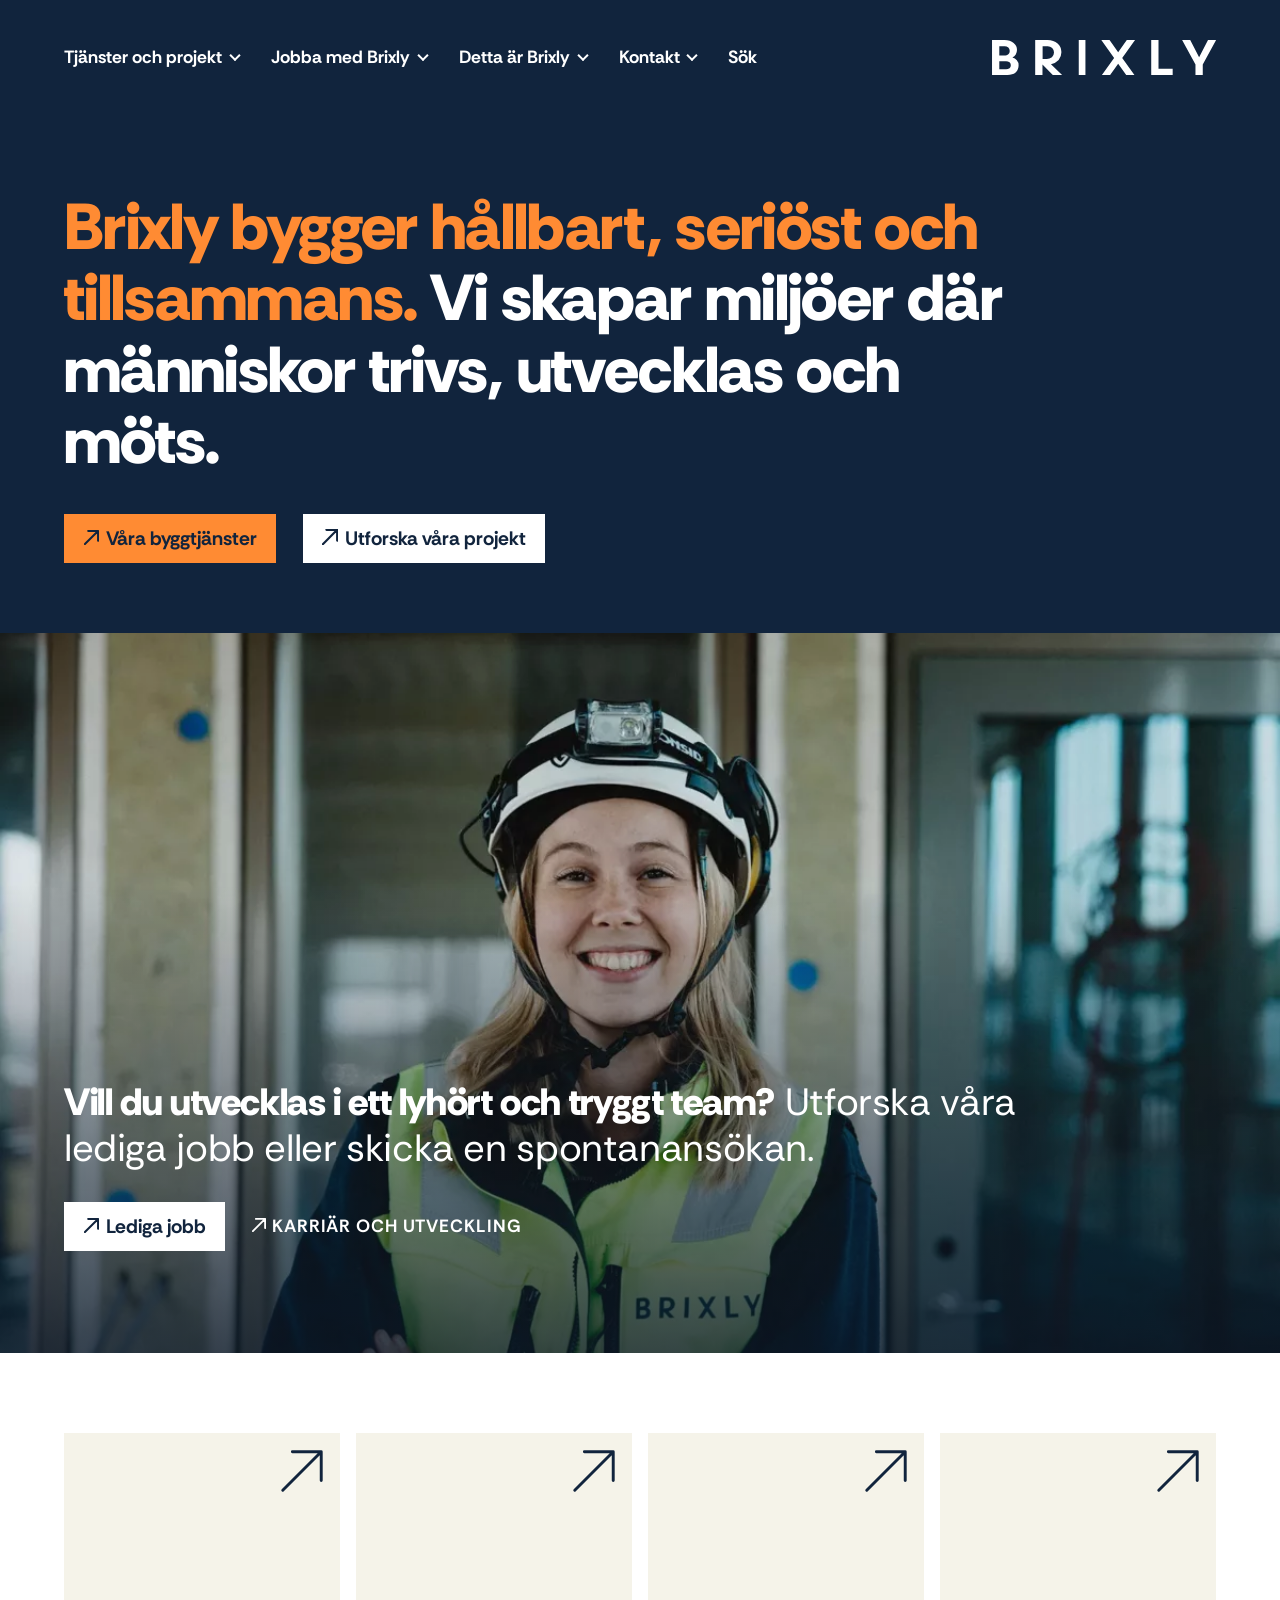
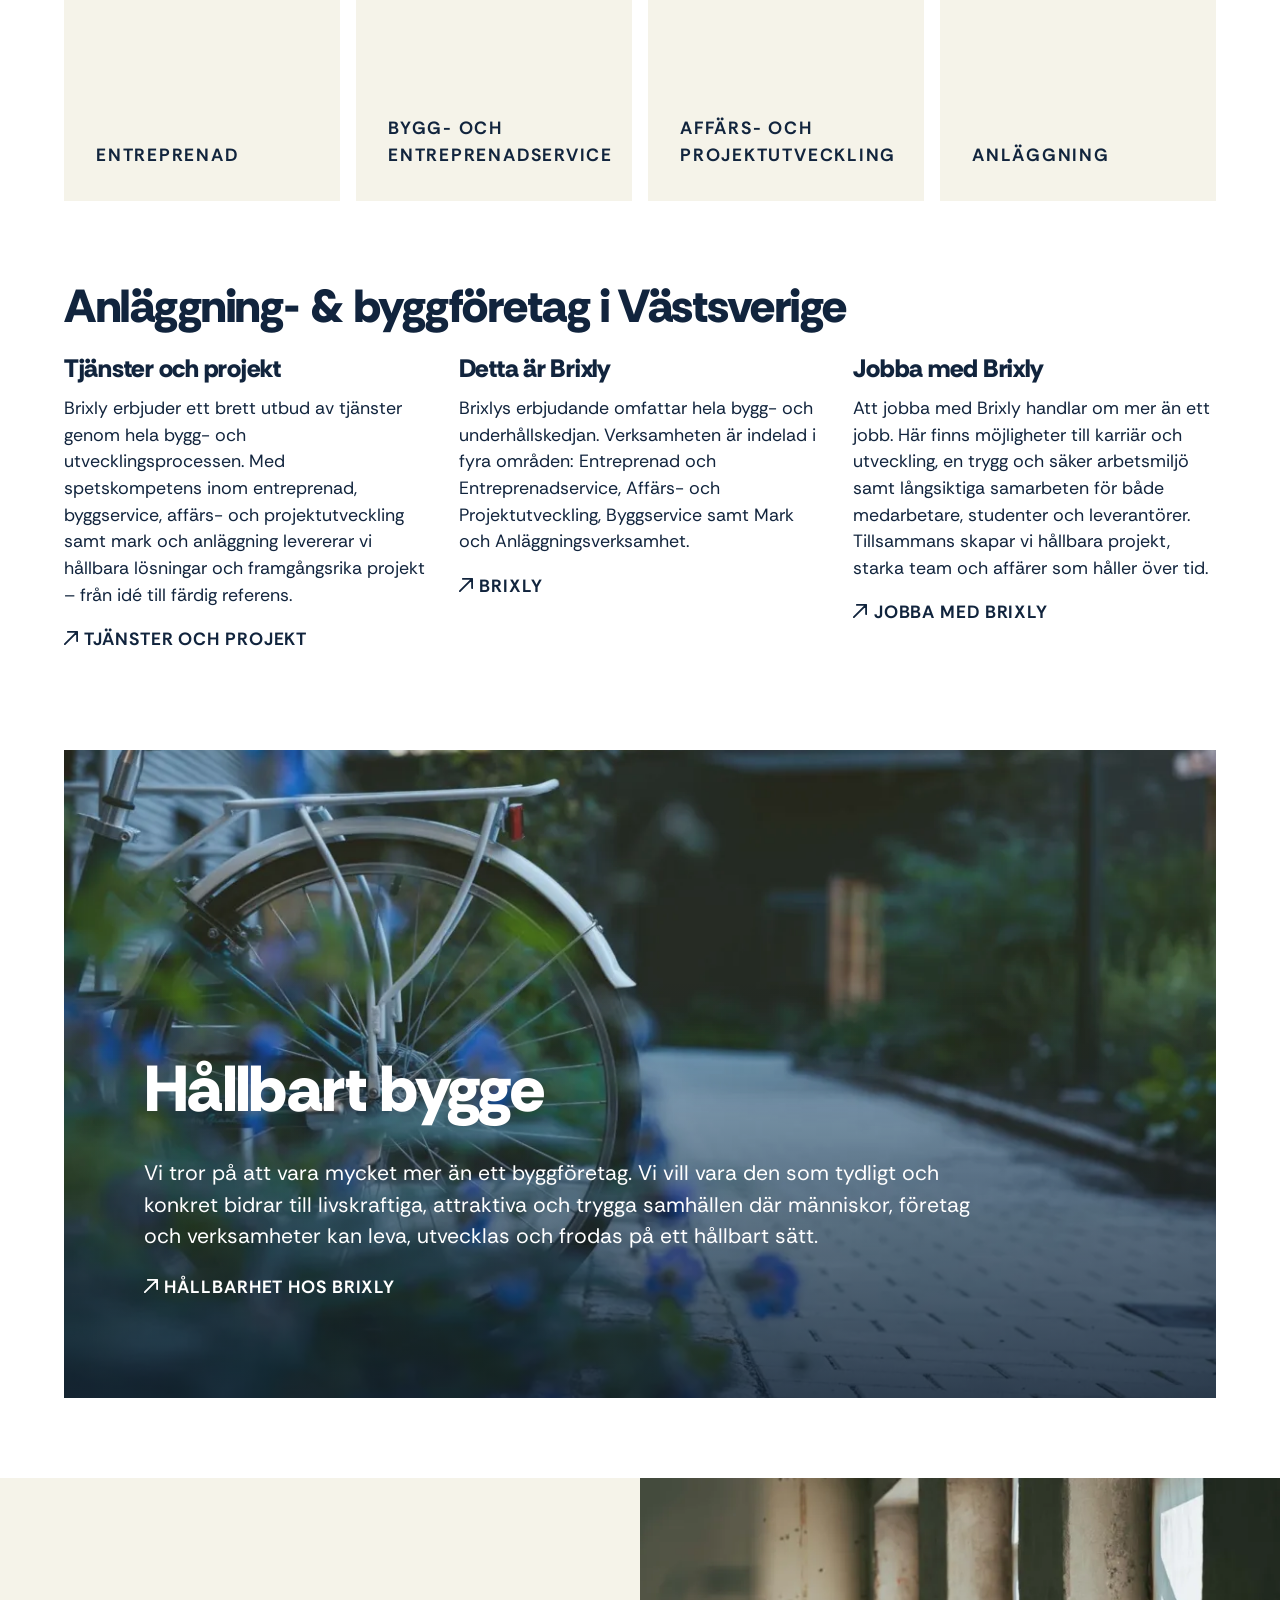
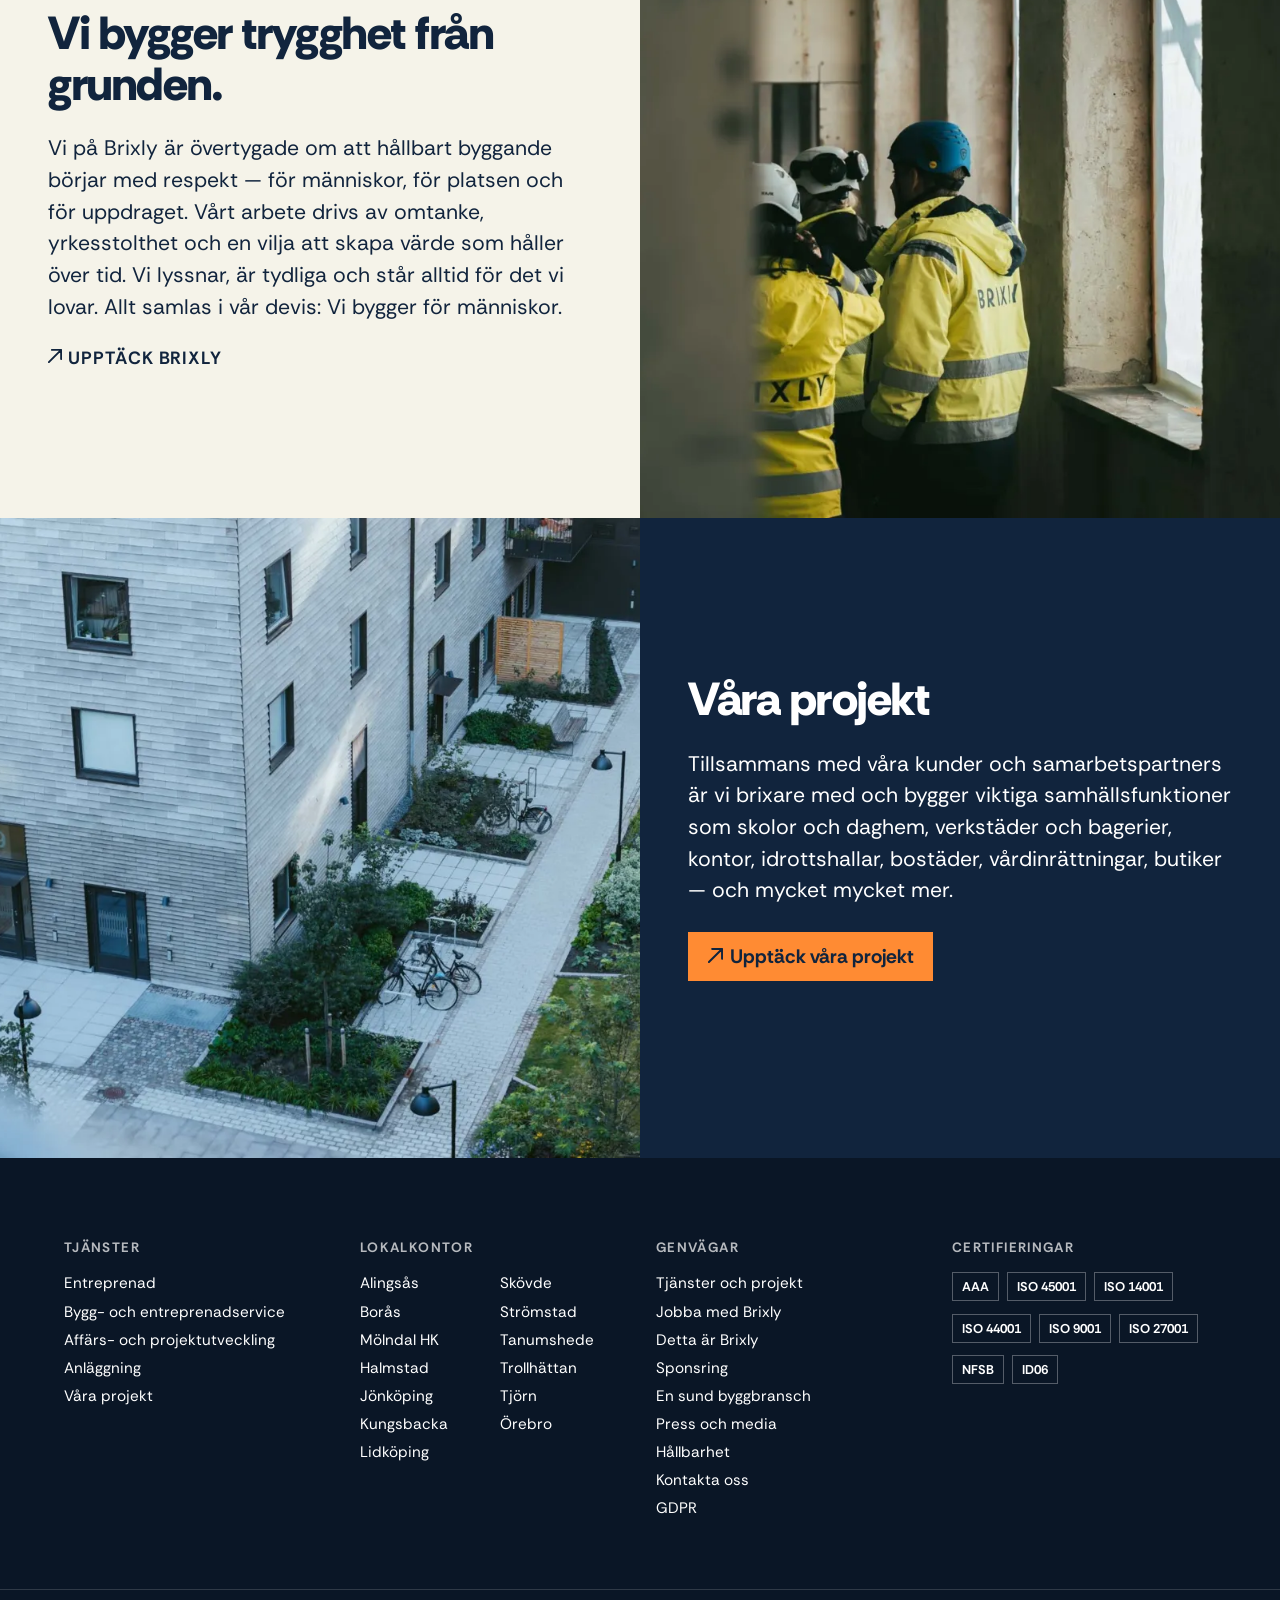
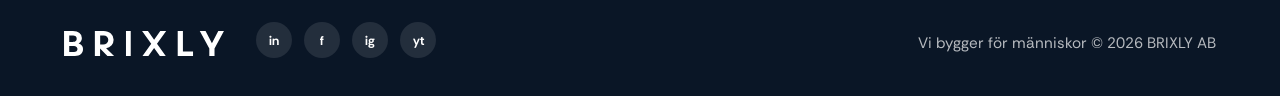
<file: brixly-clone/index.html>
<!DOCTYPE html>
<html lang="sv">
<head>
  <meta charset="utf-8">
  <meta name="viewport" content="width=device-width, initial-scale=1">
  <meta name="theme-color" content="#11243D">
  <title>Bygg- &amp; anläggningsföretag i Västsverige | Brixly</title>
  <meta name="description" content="Brixly bygger hållbart, seriöst och tillsammans. Vi skapar miljöer där människor trivs, utvecklas och möts.">
  <link rel="icon" href="assets/icons/favicon.svg" type="image/svg+xml">
  <link rel="preconnect" href="https://fonts.googleapis.com">
  <link rel="preconnect" href="https://fonts.gstatic.com" crossorigin>
  <link href="https://fonts.googleapis.com/css2?family=Rethink+Sans:wght@400;700;800&display=swap" rel="stylesheet">
  <link rel="stylesheet" href="css/style.css">
</head>
<body>

<header class="site-header" id="top">
  <nav class="menu" aria-label="Huvudmeny">
    <ul class="menu-list">
      <li class="menu-item" data-menu>
        <button class="menu-toggle" aria-expanded="false">Tjänster och projekt</button>
        <div class="submenu">
          <div class="submenu-inner">
            <div class="submenu-col wide">
              <p class="submenu-title">Tjänster</p>
              <ul class="link-list-lg">
                <li><a href="#">Entreprenad</a></li>
                <li><a href="#">Bygg- och entreprenadservice</a></li>
                <li><a href="#">Affärs- och projektutveckling</a></li>
                <li><a href="#">Anläggning</a></li>
                <li><a href="#projekt">Våra projekt</a></li>
              </ul>
            </div>
            <div class="submenu-col">
              <a href="#projekt" class="card card-brixly">Våra projekt</a>
            </div>
            <div class="submenu-col">
              <a href="#" class="card card-img"><img src="assets/img/BRIXLY_5F2A9254.webp" alt="" loading="lazy"><span>Lokalkontor</span></a>
            </div>
          </div>
        </div>
      </li>
      <li class="menu-item" data-menu>
        <button class="menu-toggle" aria-expanded="false">Jobba med Brixly</button>
        <div class="submenu">
          <div class="submenu-inner">
            <div class="submenu-col">
              <p class="submenu-title">Jobb och karriär</p>
              <ul class="link-list">
                <li><a href="#">Lediga jobb</a></li>
                <li><a href="#">Student och lärling</a></li>
                <li><a href="#">Varför jobba på Brixly?</a></li>
              </ul>
              <p class="submenu-title">Säkerhet &amp; arbetsmiljö</p>
              <ul class="link-list">
                <li><a href="#">Säkerhet och arbetsmiljö</a></li>
                <li><a href="#">Visselblåsning om missförhållanden</a></li>
              </ul>
            </div>
            <div class="submenu-col">
              <p class="submenu-title">För leverantörer</p>
              <ul class="link-list">
                <li><a href="#">Bli leverantör till Brixly</a></li>
                <li><a href="#">Frågor kring fakturering</a></li>
                <li><a href="#">Innan du kommer till vår arbetsplats</a></li>
              </ul>
            </div>
            <div class="submenu-col">
              <a href="#" class="card card-img"><img src="assets/img/BRIXLY_5F2A9570.webp" alt="" loading="lazy"><span>Lediga jobb</span></a>
            </div>
          </div>
        </div>
      </li>
      <li class="menu-item" data-menu>
        <button class="menu-toggle" aria-expanded="false">Detta är Brixly</button>
        <div class="submenu">
          <div class="submenu-inner">
            <div class="submenu-col wide">
              <p class="submenu-title">Om oss</p>
              <ul class="link-list-lg">
                <li><a href="#">Vi är Brixly</a></li>
                <li><a href="#">En sund byggbransch</a></li>
                <li><a href="#hallbarhet">Hållbarhet</a></li>
                <li><a href="#">Sponsring</a></li>
                <li><a href="#">Nyheter</a></li>
              </ul>
            </div>
            <div class="submenu-col wide">
              <a href="#" class="card card-img"><img src="assets/img/BRIXLY_5F2A5282.webp" alt="" loading="lazy"><span>Vi är Brixly</span></a>
            </div>
          </div>
        </div>
      </li>
      <li class="menu-item" data-menu>
        <button class="menu-toggle" aria-expanded="false">Kontakt</button>
        <div class="submenu">
          <div class="submenu-inner">
            <div class="submenu-col">
              <p class="submenu-title">Kontakt</p>
              <ul class="link-list">
                <li><a href="#">Kontakt Brixly</a></li>
                <li><a href="#">Lokalkontor</a></li>
                <li><a href="#">Press &amp; media</a></li>
              </ul>
              <p class="submenu-title">Befintlig kund</p>
              <ul class="link-list">
                <li><a href="#">För dig som är kund</a></li>
              </ul>
            </div>
            <div class="submenu-col">
              <a href="#" class="card card-brixly">Lokalkontor</a>
            </div>
            <div class="submenu-col">
              <a href="#" class="card card-img"><img src="assets/img/BRIXLY_5F2A8445.webp" alt="" loading="lazy"><span>Tjänster</span></a>
            </div>
          </div>
        </div>
      </li>
      <li class="menu-item"><a href="#" class="menu-search">Sök</a></li>
    </ul>
  </nav>

  <a href="#top" class="logo" aria-label="BRIXLY – Vi bygger för människor">
    <svg xmlns="http://www.w3.org/2000/svg" viewBox="0 0 268.537 42.06" fill="currentColor" aria-hidden="true">
      <path d="M0,42.06H15.692c5.5,0,9.706-.971,12.294-2.912s3.882-4.853,3.882-8.736a9.031,9.031,0,0,0-2.1-5.985,9.541,9.541,0,0,0-5.338-3.559,8.687,8.687,0,0,0,4.044-3.559,10.035,10.035,0,0,0,1.456-5.177,10.219,10.219,0,0,0-4.044-8.574C23.295,1.132,19.574,0,14.883,0H0ZM8.736,7.6h5.824A8.11,8.11,0,0,1,19.574,8.9a5.467,5.467,0,0,1,1.618,4.044,4.918,4.918,0,0,1-1.618,4.044c-.971.971-2.75,1.456-5.015,1.456H8.736Zm0,17.795h7.441a7.578,7.578,0,0,1,4.853,1.294,4.517,4.517,0,0,1,1.456,3.559A4.3,4.3,0,0,1,21.03,33.81,7.578,7.578,0,0,1,16.177,35.1H8.736Z"/>
      <path d="M63.383,14.721a13.492,13.492,0,0,0-4.53-10.515C55.78,1.456,51.736,0,46.721,0H32V42.06h8.736V29.28L53.192,42.06H64.354l-13.427-13.1a17.116,17.116,0,0,0,9.221-5.015A14.234,14.234,0,0,0,63.383,14.721ZM52.059,20.706a10.616,10.616,0,0,1-6.794,1.941H40.9V7.6h5.662a8.443,8.443,0,0,1,5.824,1.941,7.213,7.213,0,0,1,2.1,5.662A7.62,7.62,0,0,1,52.059,20.706Z" transform="translate(19.766)"/>
      <rect width="8" height="42" transform="translate(104)"/>
      <path d="M111.574,0,101.221,14.559,90.868,0H81L96.368,21.515,81.647,42.06h9.868l9.706-13.589,9.706,13.589H120.8L106.074,21.515,121.442,0Z" transform="translate(50.033)"/>
      <path d="M126.736,34.457V0H118V42.06h25.721v-7.6Z" transform="translate(72.887)"/>
      <path d="M171.96,0,161.283,20.706,150.606,0H140.9l16.015,29.28V42.06h8.736V29.28L181.5.162V0Z" transform="translate(87.033)"/>
    </svg>
  </a>

  <button class="menu-btn" aria-label="Öppna menyn" aria-expanded="false"><span></span><span></span><span></span></button>
</header>

<main>
  <!-- Hero -->
  <section class="hero bg-brixly">
    <div class="container narrow">
      <h1><span class="color-primary">Brixly bygger hållbart, seriöst och tillsammans. </span>Vi skapar miljöer där människor trivs, utvecklas och möts.</h1>
      <p class="buttons">
        <a class="button-lg" href="#">Våra byggtjänster</a>
        <a class="button-lg bg-white" href="#projekt">Utforska våra projekt</a>
      </p>
    </div>
  </section>

  <!-- Jobba -->
  <section class="image-block bg-dark">
    <img class="cover" src="assets/img/BRIXLY_5F2A5282.webp" alt="Medarbetare på Brixly" style="object-position:48% 37%">
    <div class="container narrow image-block-content">
      <p class="txt-h2"><strong>Vill du utvecklas i ett lyhört och tryggt team?</strong> Utforska våra lediga jobb eller skicka en spontanansökan.</p>
      <p class="buttons">
        <a class="button-lg bg-white" href="#">Lediga jobb</a>
        <a class="link" href="#">Karriär och utveckling</a>
      </p>
    </div>
  </section>

  <!-- Tjänstekort -->
  <section class="container cards">
    <a href="#" class="card"><span>Entreprenad</span></a>
    <a href="#" class="card"><span>Bygg- och entreprenadservice</span></a>
    <a href="#" class="card"><span>Affärs- och projektutveckling</span></a>
    <a href="#" class="card"><span>Anläggning</span></a>
  </section>

  <!-- Intro -->
  <section class="container intro">
    <h2>Anläggning- &amp; byggföretag i Västsverige</h2>
    <div class="cols-3">
      <div>
        <h3>Tjänster och projekt</h3>
        <p>Brixly erbjuder ett brett utbud av tjänster genom hela bygg- och utvecklingsprocessen. Med spetskompetens inom entreprenad, byggservice, affärs- och projektutveckling samt mark och anläggning levererar vi hållbara lösningar och framgångsrika projekt – från idé till färdig referens.</p>
        <p><a class="link" href="#">Tjänster och projekt</a></p>
      </div>
      <div>
        <h3>Detta är Brixly</h3>
        <p>Brixlys erbjudande omfattar hela bygg- och underhållskedjan. Verksamheten är indelad i fyra områden: Entreprenad och Entreprenadservice, Affärs- och Projektutveckling, Byggservice samt Mark och Anläggningsverksamhet.</p>
        <p><a class="link" href="#">Brixly</a></p>
      </div>
      <div>
        <h3>Jobba med Brixly</h3>
        <p>Att jobba med Brixly handlar om mer än ett jobb. Här finns möjligheter till karriär och utveckling, en trygg och säker arbetsmiljö samt långsiktiga samarbeten för både medarbetare, studenter och leverantörer. Tillsammans skapar vi hållbara projekt, starka team och affärer som håller över tid.</p>
        <p><a class="link" href="#">Jobba med Brixly</a></p>
      </div>
    </div>
  </section>

  <!-- Hållbart bygge -->
  <section class="container" id="hallbarhet">
    <div class="image-block boxed">
      <img class="cover" src="assets/img/BRIXLY_5F2A9498.webp" alt="Hållbart byggande" loading="lazy">
      <div class="image-block-content">
        <h2 class="txt-h1">Hållbart bygge</h2>
        <p class="txt-lg">Vi tror på att vara mycket mer än ett byggföretag. Vi vill vara den som tydligt och konkret bidrar till livskraftiga, attraktiva och trygga samhällen där människor, företag och verksamheter kan leva, utvecklas och frodas på ett hållbart sätt.</p>
        <p><a class="link" href="#">Hållbarhet hos Brixly</a></p>
      </div>
    </div>
  </section>

  <!-- Trygghet -->
  <section class="split bg-sand">
    <div class="split-text">
      <div>
        <h2>Vi bygger trygghet från grunden.</h2>
        <p class="txt-lg">Vi på Brixly är övertygade om att hållbart byggande börjar med respekt — för människor, för platsen och för uppdraget. Vårt arbete drivs av omtanke, yrkesstolthet och en vilja att skapa värde som håller över tid. Vi lyssnar, är tydliga och står alltid för det vi lovar. Allt samlas i vår devis: Vi bygger för människor.</p>
        <p><a class="link" href="#">Upptäck Brixly</a></p>
      </div>
    </div>
    <div class="split-img"><img src="assets/img/BRIXLY_240403-4.webp" alt="Brixly på byggarbetsplatsen" loading="lazy"></div>
  </section>

  <!-- Projekt -->
  <section class="split split-reverse bg-brixly" id="projekt">
    <div class="split-img"><img src="assets/img/BRIXLY_5F2A9254.webp" alt="Referensprojekt" loading="lazy"></div>
    <div class="split-text">
      <div>
        <h2>Våra projekt</h2>
        <p class="txt-lg">Tillsammans med våra kunder och samarbetspartners är vi brixare med och bygger viktiga samhällsfunktioner som skolor och daghem, verkstäder och bagerier, kontor, idrottshallar, bostäder, vårdinrättningar, butiker — och mycket mycket mer.</p>
        <p><a class="button-lg" href="#">Upptäck våra projekt</a></p>
      </div>
    </div>
  </section>
</main>

<footer class="site-footer bg-dark">
  <div class="container footer-grid">
    <div>
      <p class="footer-title">Tjänster</p>
      <ul>
        <li><a href="#">Entreprenad</a></li>
        <li><a href="#">Bygg- och entreprenadservice</a></li>
        <li><a href="#">Affärs- och projektutveckling</a></li>
        <li><a href="#">Anläggning</a></li>
        <li><a href="#projekt">Våra projekt</a></li>
      </ul>
    </div>
    <div>
      <p class="footer-title">Lokalkontor</p>
      <ul class="offices">
        <li><a href="#">Alingsås</a></li>
        <li><a href="#">Borås</a></li>
        <li><a href="#">Mölndal HK</a></li>
        <li><a href="#">Halmstad</a></li>
        <li><a href="#">Jönköping</a></li>
        <li><a href="#">Kungsbacka</a></li>
        <li><a href="#">Lidköping</a></li>
        <li><a href="#">Skövde</a></li>
        <li><a href="#">Strömstad</a></li>
        <li><a href="#">Tanumshede</a></li>
        <li><a href="#">Trollhättan</a></li>
        <li><a href="#">Tjörn</a></li>
        <li><a href="#">Örebro</a></li>
      </ul>
    </div>
    <div>
      <p class="footer-title">Genvägar</p>
      <ul>
        <li><a href="#">Tjänster och projekt</a></li>
        <li><a href="#">Jobba med Brixly</a></li>
        <li><a href="#">Detta är Brixly</a></li>
        <li><a href="#">Sponsring</a></li>
        <li><a href="#">En sund byggbransch</a></li>
        <li><a href="#">Press och media</a></li>
        <li><a href="#hallbarhet">Hållbarhet</a></li>
        <li><a href="#">Kontakta oss</a></li>
        <li><a href="#">GDPR</a></li>
      </ul>
    </div>
    <div class="certs">
      <p class="footer-title">Certifieringar</p>
      <ul class="cert-list">
        <li>AAA</li><li>ISO 45001</li><li>ISO 14001</li><li>ISO 44001</li><li>ISO 9001</li><li>ISO 27001</li><li>NFSB</li><li>ID06</li>
      </ul>
    </div>
  </div>
  <div class="container footer-bottom">
    <a href="#top" class="logo logo-footer" aria-label="Till toppen"></a>
    <ul class="social">
      <li><a href="#" aria-label="LinkedIn">in</a></li>
      <li><a href="#" aria-label="Facebook">f</a></li>
      <li><a href="#" aria-label="Instagram">ig</a></li>
      <li><a href="#" aria-label="YouTube">yt</a></li>
    </ul>
    <p class="copyright">Vi bygger för människor © <span id="year">2026</span> BRIXLY AB</p>
  </div>
</footer>

<script src="js/main.js"></script>
</body>
</html>
</file>
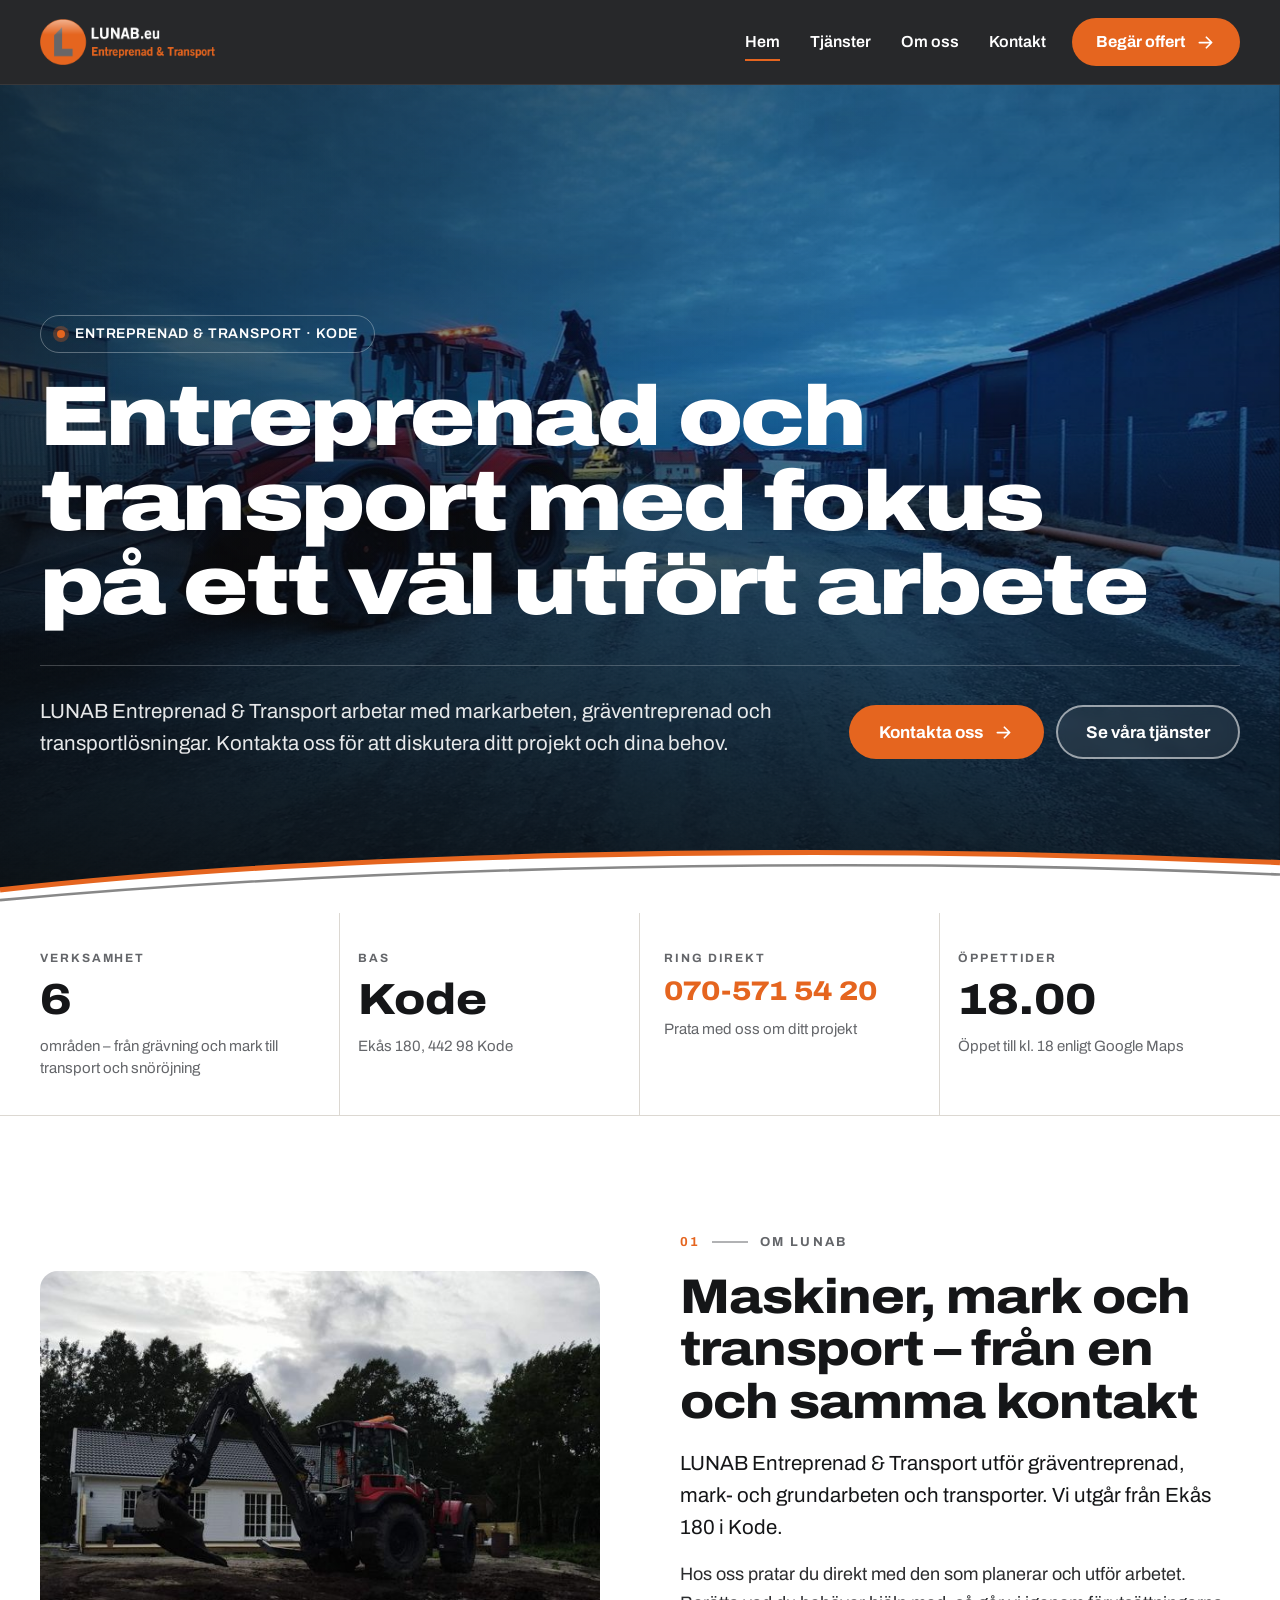
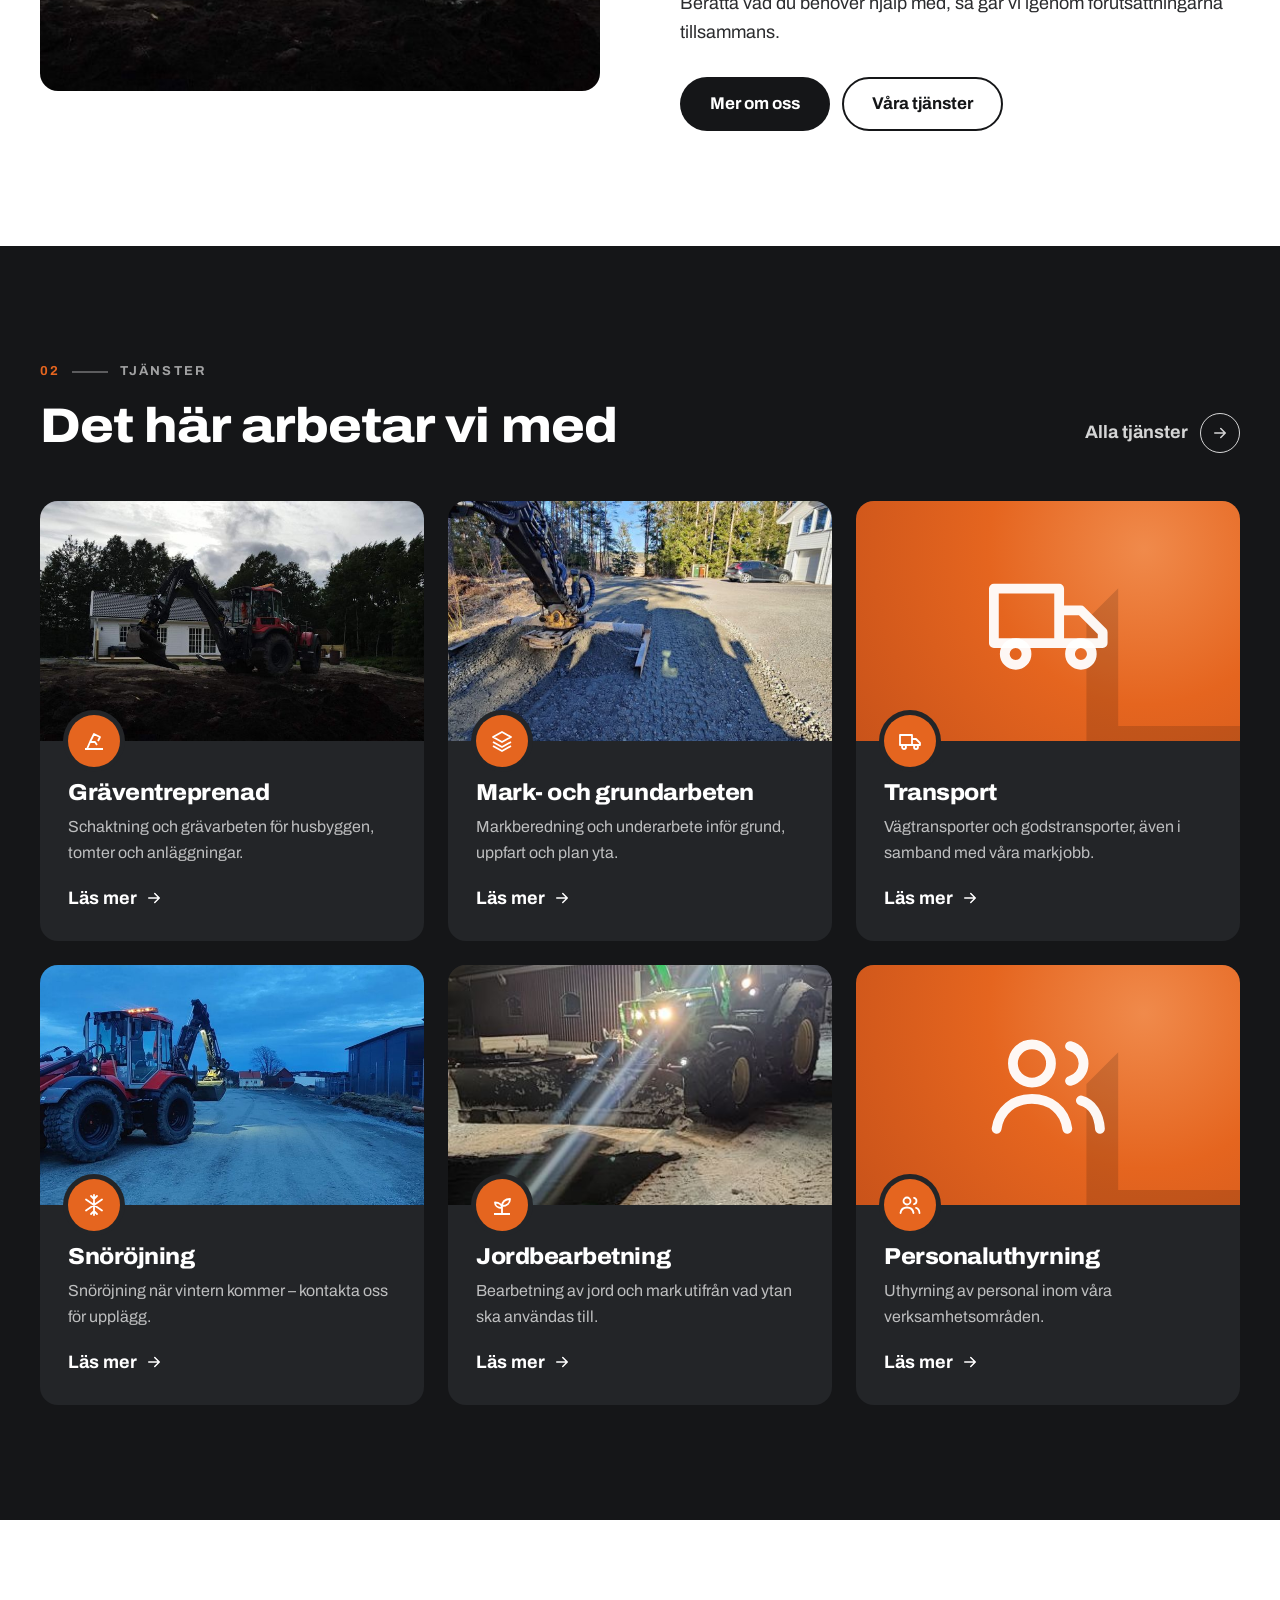
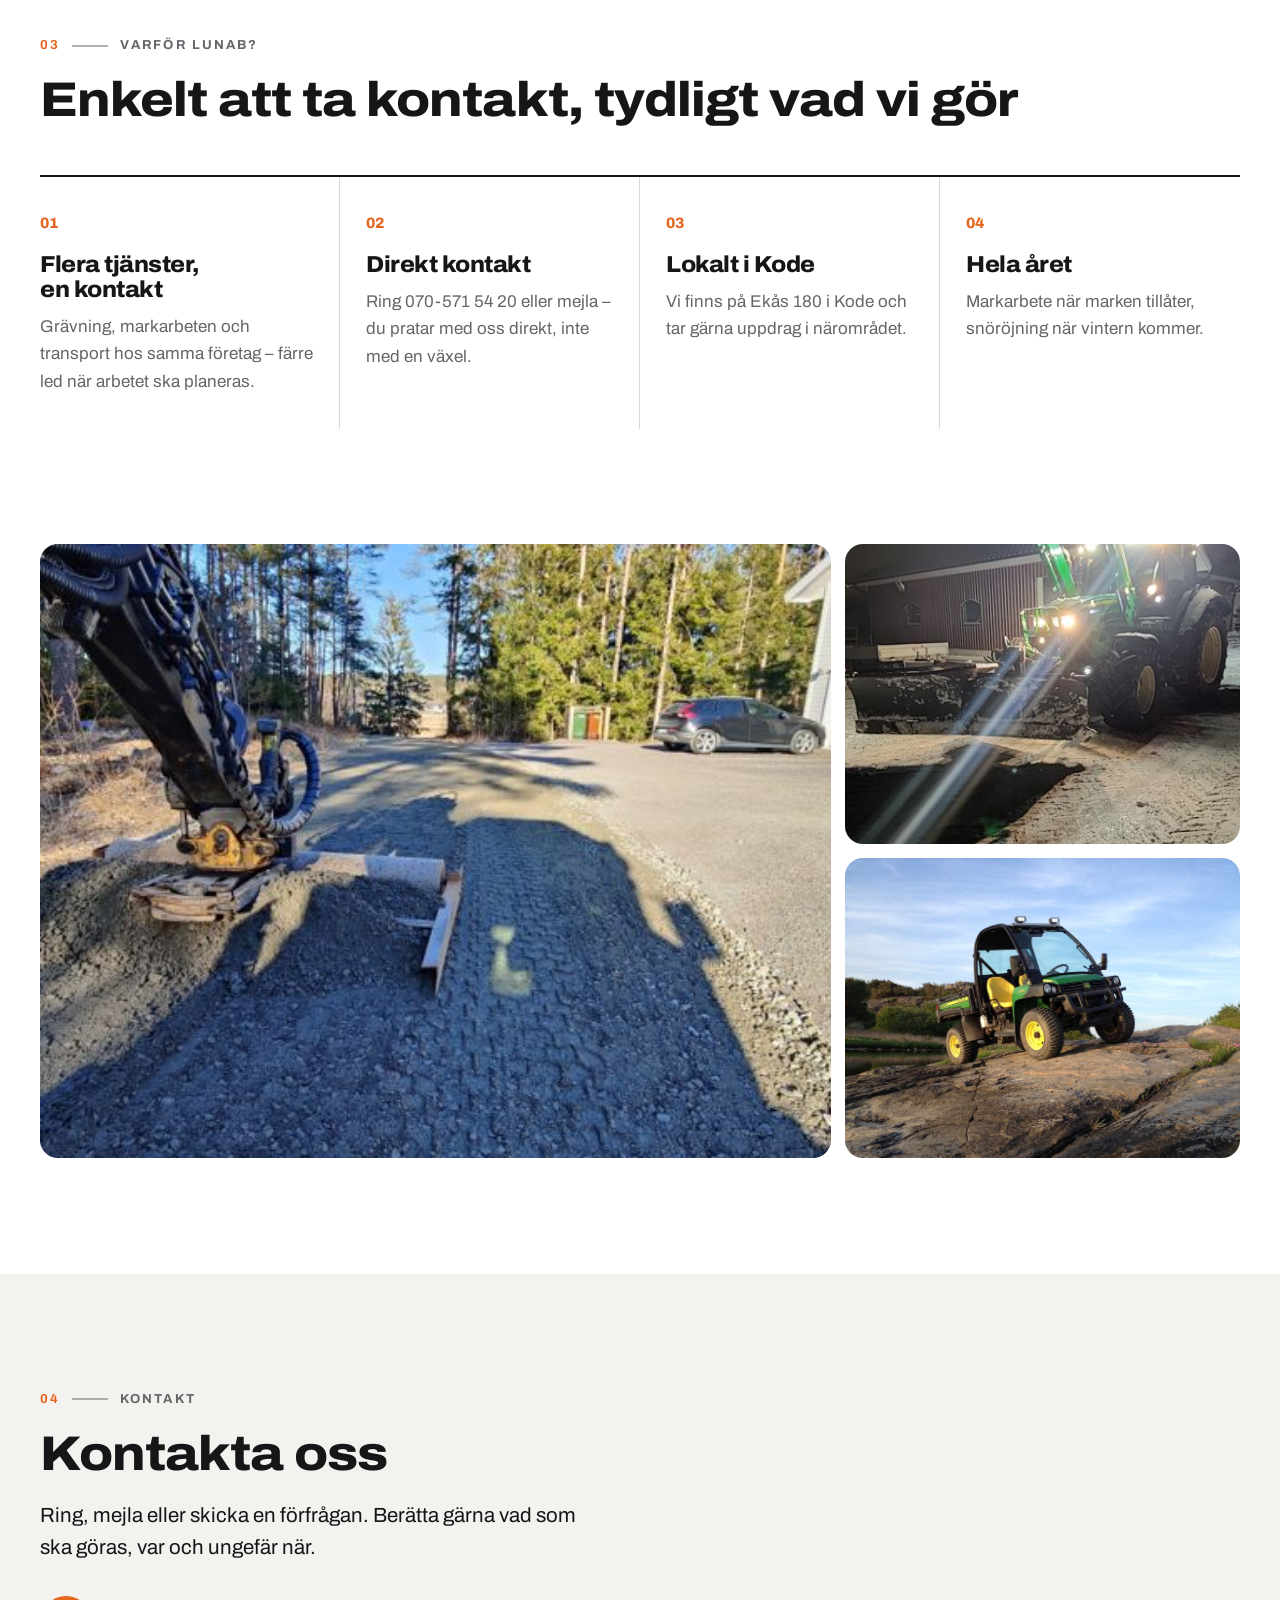
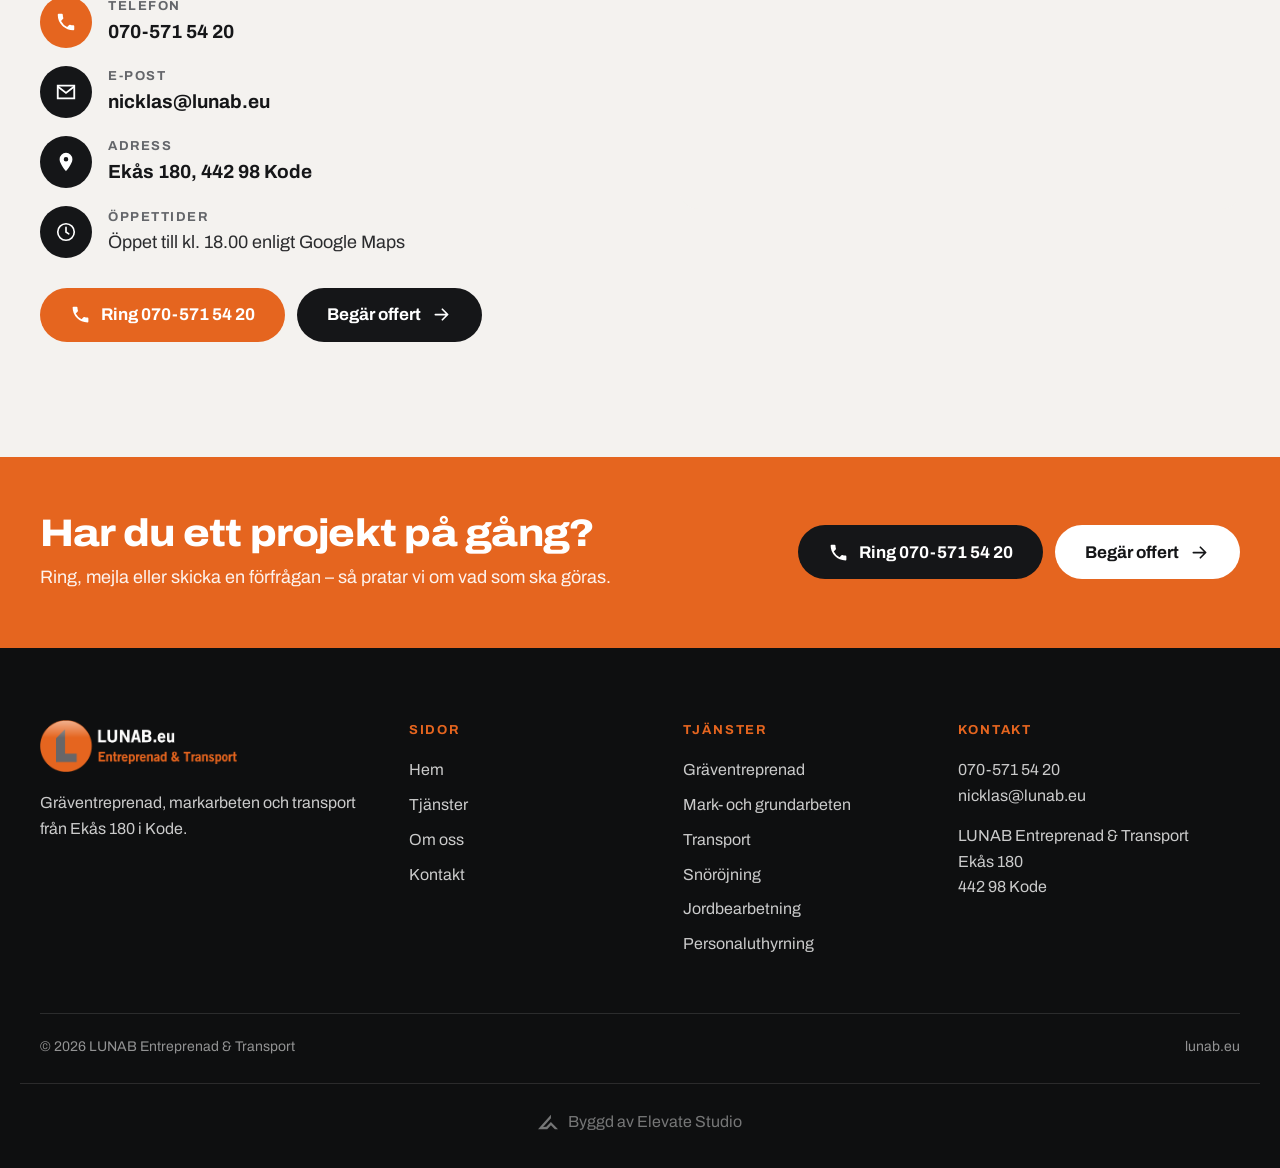
<file: docs/index.html>
<!doctype html>
<html lang="sv">
<head>
<meta charset="utf-8">
<meta name="viewport" content="width=device-width, initial-scale=1">
<title>LUNAB Entreprenad &amp; Transport – gräventreprenad, markarbeten och transport i Kode</title>
<meta name="description" content="LUNAB Entreprenad &amp; Transport i Kode utför gräventreprenad, mark- och grundarbeten, transporter, snöröjning, jordbearbetning och personaluthyrning. Ring 070-571 54 20.">
<link rel="canonical" href="https://elevatestudio018.github.io/LUNAB/">
<meta property="og:type" content="website">
<meta property="og:locale" content="sv_SE">
<meta property="og:title" content="LUNAB Entreprenad &amp; Transport – gräventreprenad, markarbeten och transport i Kode">
<meta property="og:description" content="LUNAB Entreprenad &amp; Transport i Kode utför gräventreprenad, mark- och grundarbeten, transporter, snöröjning, jordbearbetning och personaluthyrning. Ring 070-571 54 20.">
<meta property="og:url" content="https://elevatestudio018.github.io/LUNAB/">
<meta property="og:image" content="https://elevatestudio018.github.io/LUNAB/img/hero-maskin.jpg">
<meta name="theme-color" content="#151618">
<link rel="icon" href="img/symbol-32.png" sizes="32x32">
<link rel="apple-touch-icon" href="img/symbol-180.png">
<link rel="preconnect" href="https://fonts.googleapis.com">
<link rel="preconnect" href="https://fonts.gstatic.com" crossorigin>
<link rel="stylesheet" href="https://fonts.googleapis.com/css2?family=Archivo:wdth,wght@100..125,400..900&display=swap">
<link rel="stylesheet" href="assets/site.css">
<script type="application/ld+json">{"@context": "https://schema.org", "@type": "GeneralContractor", "name": "LUNAB Entreprenad & Transport", "url": "https://elevatestudio018.github.io/LUNAB/", "telephone": "+46 70 571 54 20", "email": "nicklas@lunab.eu", "image": "https://elevatestudio018.github.io/LUNAB/img/hero-maskin.jpg", "logo": "https://elevatestudio018.github.io/LUNAB/img/symbol-512.png", "sameAs": ["https://www.lunab.eu/"], "address": {"@type": "PostalAddress", "streetAddress": "Ekås 180", "postalCode": "442 98", "addressLocality": "Kode", "addressCountry": "SE"}, "areaServed": "Kode med omnejd", "makesOffer": [{"@type": "Offer", "itemOffered": {"@type": "Service", "name": "Gräventreprenad"}}, {"@type": "Offer", "itemOffered": {"@type": "Service", "name": "Mark- och grundarbeten"}}, {"@type": "Offer", "itemOffered": {"@type": "Service", "name": "Transport"}}, {"@type": "Offer", "itemOffered": {"@type": "Service", "name": "Snöröjning"}}, {"@type": "Offer", "itemOffered": {"@type": "Service", "name": "Jordbearbetning"}}, {"@type": "Offer", "itemOffered": {"@type": "Service", "name": "Personaluthyrning"}}]}</script>
</head>
<body>
<a class="skip" href="#main">Hoppa till innehållet</a>
<header class="head" id="head">
  <div class="wrap bar">
    <a class="logo" href="index.html" aria-label="LUNAB Entreprenad & Transport – startsidan"><img class="logo-img" src="img/lunab-logo-ljus.png" alt="LUNAB.eu Entreprenad &amp; Transport" width="444" height="117"></a>
    <nav class="nav" aria-label="Huvudmeny"><a href="index.html" aria-current="page">Hem</a><a href="tjanster.html">Tjänster</a><a href="om-oss.html">Om oss</a><a href="kontakt.html">Kontakt</a></nav>
    <a class="pill pill-orange head-cta" href="kontakt.html#offert">Begär offert <svg class="pi" viewBox="0 0 24 24" fill="none" aria-hidden="true"><path d="M5 12h13M13 6l6 6-6 6" fill="none" stroke="currentColor" stroke-width="2" stroke-linecap="round" stroke-linejoin="round"/></svg></a>
    <a class="round round-orange head-round" href="tel:+46705715420" aria-label="Ring 070-571 54 20"><svg class="pi" viewBox="0 0 24 24" fill="currentColor" aria-hidden="true"><path d="M6.6 10.8a15.1 15.1 0 0 0 6.6 6.6l2.2-2.2a1 1 0 0 1 1-.25 11.4 11.4 0 0 0 3.6.57 1 1 0 0 1 1 1V20a1 1 0 0 1-1 1A17 17 0 0 1 3 4a1 1 0 0 1 1-1h3.5a1 1 0 0 1 1 1c0 1.25.2 2.45.57 3.57a1 1 0 0 1-.25 1z"/></svg></a>
    <button class="burger" id="menuBtn" type="button" aria-expanded="false" aria-controls="menu" aria-label="Meny"><span></span><span></span></button>
  </div>
  <div class="menu" id="menu" hidden>
    <div class="wrap">
      <ul class="menu-main"><li><a href="index.html">Hem</a></li><li><a href="tjanster.html">Tjänster</a></li><li><a href="om-oss.html">Om oss</a></li><li><a href="kontakt.html">Kontakt</a></li></ul>
      <div class="btns"><a class="pill pill-orange" href="tel:+46705715420"><svg class="pi" viewBox="0 0 24 24" fill="currentColor" aria-hidden="true"><path d="M6.6 10.8a15.1 15.1 0 0 0 6.6 6.6l2.2-2.2a1 1 0 0 1 1-.25 11.4 11.4 0 0 0 3.6.57 1 1 0 0 1 1 1V20a1 1 0 0 1-1 1A17 17 0 0 1 3 4a1 1 0 0 1 1-1h3.5a1 1 0 0 1 1 1c0 1.25.2 2.45.57 3.57a1 1 0 0 1-.25 1z"/></svg>Ring 070-571 54 20</a><a class="pill pill-line" href="kontakt.html#offert">Begär offert</a></div>
    </div>
  </div>
</header>
<main id="main">

<section class="hero">
  <div class="hero-ph"><img class="" src="img/hero-maskin.jpg" srcset="img/hero-maskin-s.jpg 820w, img/hero-maskin.jpg 1920w" sizes="100vw" alt="LUNAB:s grävlastare på en arbetsplats i skymningen" fetchpriority="high"></div>
  <div class="wrap hero-in">
    <p class="hero-kicker"><span class="dot"></span>Entreprenad &amp; Transport · Kode</p>
    <h1>Entreprenad och transport med fokus på ett väl utfört arbete</h1>
    <div class="hero-row">
      <p class="hero-lead">LUNAB Entreprenad &amp; Transport arbetar med markarbeten, gräventreprenad och transportlösningar. Kontakta oss för att diskutera ditt projekt och dina behov.</p>
      <div class="btns">
        <a class="pill pill-orange" href="kontakt.html#offert">Kontakta oss <svg class="pi" viewBox="0 0 24 24" fill="none" aria-hidden="true"><path d="M5 12h13M13 6l6 6-6 6" fill="none" stroke="currentColor" stroke-width="2" stroke-linecap="round" stroke-linejoin="round"/></svg></a>
        <a class="pill pill-glass" href="tjanster.html">Se våra tjänster</a>
      </div>
    </div>
  </div>
  <svg class="swoosh" viewBox="0 0 1440 90" preserveAspectRatio="none" aria-hidden="true">
  <path d="M0 90V62C360 20 900 6 1440 30v60z" fill="var(--paper)"/>
  <path d="M0 62C360 20 900 6 1440 30" fill="none" stroke="var(--orange)" stroke-width="6"/>
  <path d="M0 74C420 34 960 22 1440 44" fill="none" stroke="var(--steel)" stroke-width="3" opacity=".8"/>
</svg>
</section>

<section class="facts">
  <div class="wrap facts-grid">
    <div class="fact reveal"><p class="fact-h">Verksamhet</p><p class="fact-big">6</p><p>områden – från grävning och mark till transport och snöröjning</p></div>
    <div class="fact reveal"><p class="fact-h">Bas</p><p class="fact-big">Kode</p><p>Ekås 180, 442 98 Kode</p></div>
    <div class="fact reveal"><p class="fact-h">Ring direkt</p><p class="fact-big fact-tel"><a href="tel:+46705715420">070-571 54 20</a></p><p>Prata med oss om ditt projekt</p></div>
    <div class="fact reveal"><p class="fact-h">Öppettider</p><p class="fact-big">18.00</p><p>Öppet till kl. 18 enligt Google Maps</p></div>
  </div>
</section>

<section class="sec">
  <div class="wrap split">
    <figure class="ph reveal"><img class="" src="img/grav-villa.jpg" srcset="img/grav-villa-s.jpg 820w, img/grav-villa.jpg 1920w" sizes="(min-width: 960px) 50vw, 100vw" alt="LUNAB:s grävlastare vid ett nybyggt hus" loading="lazy" decoding="async"></figure>
    <div class="reveal">
      <p class="eyebrow"><span class="eb-num">01</span><span class="eb-line"></span>Om LUNAB</p>
      <h2>Maskiner, mark och transport – från en och samma kontakt</h2>
      <p class="lead">LUNAB Entreprenad &amp; Transport utför gräventreprenad, mark- och grundarbeten och transporter. Vi utgår från Ekås 180 i Kode.</p>
      <p>Hos oss pratar du direkt med den som planerar och utför arbetet. Berätta vad du behöver hjälp med, så går vi igenom förutsättningarna tillsammans.</p>
      <div class="btns">
        <a class="pill pill-dark" href="om-oss.html">Mer om oss</a>
        <a class="pill pill-line-dark" href="tjanster.html">Våra tjänster</a>
      </div>
    </div>
  </div>
</section>

<section class="sec sec-dark" id="tjanster">
  <div class="wrap">
    <div class="sec-head">
      <div><p class="eyebrow"><span class="eb-num">02</span><span class="eb-line"></span>Tjänster</p><h2>Det här arbetar vi med</h2></div>
      <a class="arrow-link" href="tjanster.html">Alla tjänster <span class="round round-line"><svg class="pi" viewBox="0 0 24 24" fill="none" aria-hidden="true"><path d="M5 12h13M13 6l6 6-6 6" fill="none" stroke="currentColor" stroke-width="2" stroke-linecap="round" stroke-linejoin="round"/></svg></span></a>
    </div>
    <ul class="cards"><li class="card reveal"><a href="tjanster.html#gravning"><div class="card-ph"><img class="" src="img/grav-villa.jpg" srcset="img/grav-villa-s.jpg 820w, img/grav-villa.jpg 1920w" sizes="(min-width: 1100px) 33vw, (min-width: 760px) 50vw, 100vw" alt="Gräventreprenad – LUNAB" loading="lazy" decoding="async"></div>
      <div class="card-body">
        <span class="card-icon"><svg class="ic" viewBox="0 0 24 24" fill="none" aria-hidden="true"><path d="M3 20h18M5 20l3-7h5l2 3M8 13l4-8 6 3-2 4" fill="none" stroke="currentColor" stroke-width="1.8" stroke-linejoin="round"/></svg></span>
        <h3>Gräventreprenad</h3>
        <p>Schaktning och grävarbeten för husbyggen, tomter och anläggningar.</p>
        <span class="more">Läs mer <svg class="pi" viewBox="0 0 24 24" fill="none" aria-hidden="true"><path d="M5 12h13M13 6l6 6-6 6" fill="none" stroke="currentColor" stroke-width="2" stroke-linecap="round" stroke-linejoin="round"/></svg></span>
      </div></a></li><li class="card reveal"><a href="tjanster.html#mark"><div class="card-ph"><img class="" src="img/markarbete-grus.jpg" srcset="img/markarbete-grus-s.jpg 820w, img/markarbete-grus.jpg 1920w" sizes="(min-width: 1100px) 33vw, (min-width: 760px) 50vw, 100vw" alt="Mark- och grundarbeten – LUNAB" loading="lazy" decoding="async"></div>
      <div class="card-body">
        <span class="card-icon"><svg class="ic" viewBox="0 0 24 24" fill="none" aria-hidden="true"><path d="m12 3 9 5-9 5-9-5zM3 13l9 5 9-5M3 17l9 5 9-5" fill="none" stroke="currentColor" stroke-width="1.8" stroke-linejoin="round"/></svg></span>
        <h3>Mark- och grundarbeten</h3>
        <p>Markberedning och underarbete inför grund, uppfart och plan yta.</p>
        <span class="more">Läs mer <svg class="pi" viewBox="0 0 24 24" fill="none" aria-hidden="true"><path d="M5 12h13M13 6l6 6-6 6" fill="none" stroke="currentColor" stroke-width="2" stroke-linecap="round" stroke-linejoin="round"/></svg></span>
      </div></a></li><li class="card reveal"><a href="tjanster.html#transport"><div class="card-ph card-ph--brand"><svg class="card-ic" viewBox="0 0 24 24" fill="none" aria-hidden="true"><path d="M2 6h12v10H2zM14 10h4l4 4v2h-8z" fill="none" stroke="currentColor" stroke-width="1.8" stroke-linejoin="round"/><circle cx="6" cy="18" r="2" fill="none" stroke="currentColor" stroke-width="1.8"/><circle cx="18" cy="18" r="2" fill="none" stroke="currentColor" stroke-width="1.8"/></svg><span class="card-l" aria-hidden="true"></span></div>
      <div class="card-body">
        <span class="card-icon"><svg class="ic" viewBox="0 0 24 24" fill="none" aria-hidden="true"><path d="M2 6h12v10H2zM14 10h4l4 4v2h-8z" fill="none" stroke="currentColor" stroke-width="1.8" stroke-linejoin="round"/><circle cx="6" cy="18" r="2" fill="none" stroke="currentColor" stroke-width="1.8"/><circle cx="18" cy="18" r="2" fill="none" stroke="currentColor" stroke-width="1.8"/></svg></span>
        <h3>Transport</h3>
        <p>Vägtransporter och godstransporter, även i samband med våra markjobb.</p>
        <span class="more">Läs mer <svg class="pi" viewBox="0 0 24 24" fill="none" aria-hidden="true"><path d="M5 12h13M13 6l6 6-6 6" fill="none" stroke="currentColor" stroke-width="2" stroke-linecap="round" stroke-linejoin="round"/></svg></span>
      </div></a></li><li class="card reveal"><a href="tjanster.html#snorojning"><div class="card-ph"><img class="" src="img/hjullastare-kvall.jpg" srcset="img/hjullastare-kvall-s.jpg 820w, img/hjullastare-kvall.jpg 1920w" sizes="(min-width: 1100px) 33vw, (min-width: 760px) 50vw, 100vw" alt="Snöröjning – LUNAB" loading="lazy" decoding="async"></div>
      <div class="card-body">
        <span class="card-icon"><svg class="ic" viewBox="0 0 24 24" fill="none" aria-hidden="true"><path d="M12 2v20M4 6.5l16 11M20 6.5 4 17.5M9 3l3 3 3-3M9 21l3-3 3 3" fill="none" stroke="currentColor" stroke-width="1.8" stroke-linecap="round"/></svg></span>
        <h3>Snöröjning</h3>
        <p>Snöröjning när vintern kommer – kontakta oss för upplägg.</p>
        <span class="more">Läs mer <svg class="pi" viewBox="0 0 24 24" fill="none" aria-hidden="true"><path d="M5 12h13M13 6l6 6-6 6" fill="none" stroke="currentColor" stroke-width="2" stroke-linecap="round" stroke-linejoin="round"/></svg></span>
      </div></a></li><li class="card reveal"><a href="tjanster.html#jord"><div class="card-ph"><img class="" src="img/traktor-natt.jpg" srcset="img/traktor-natt-s.jpg 820w, img/traktor-natt.jpg 1920w" sizes="(min-width: 1100px) 33vw, (min-width: 760px) 50vw, 100vw" alt="Jordbearbetning – LUNAB" loading="lazy" decoding="async"></div>
      <div class="card-body">
        <span class="card-icon"><svg class="ic" viewBox="0 0 24 24" fill="none" aria-hidden="true"><path d="M12 21v-8M12 13c0-4 3-7 8-7 0 4-3 7-8 7zM12 15c0-3-2.5-5.5-7-5.5 0 3 2.5 5.5 7 5.5zM4 21h16" fill="none" stroke="currentColor" stroke-width="1.8" stroke-linejoin="round"/></svg></span>
        <h3>Jordbearbetning</h3>
        <p>Bearbetning av jord och mark utifrån vad ytan ska användas till.</p>
        <span class="more">Läs mer <svg class="pi" viewBox="0 0 24 24" fill="none" aria-hidden="true"><path d="M5 12h13M13 6l6 6-6 6" fill="none" stroke="currentColor" stroke-width="2" stroke-linecap="round" stroke-linejoin="round"/></svg></span>
      </div></a></li><li class="card reveal"><a href="tjanster.html#personal"><div class="card-ph card-ph--brand"><svg class="card-ic" viewBox="0 0 24 24" fill="none" aria-hidden="true"><circle cx="9" cy="8" r="3.5" fill="none" stroke="currentColor" stroke-width="1.8"/><path d="M2.5 20c.5-3.5 3.2-5.5 6.5-5.5s6 2 6.5 5.5M16 4.8a3.3 3.3 0 0 1 0 6.4M18 14.8c2 .6 3.3 2.4 3.5 5.2" fill="none" stroke="currentColor" stroke-width="1.8" stroke-linecap="round"/></svg><span class="card-l" aria-hidden="true"></span></div>
      <div class="card-body">
        <span class="card-icon"><svg class="ic" viewBox="0 0 24 24" fill="none" aria-hidden="true"><circle cx="9" cy="8" r="3.5" fill="none" stroke="currentColor" stroke-width="1.8"/><path d="M2.5 20c.5-3.5 3.2-5.5 6.5-5.5s6 2 6.5 5.5M16 4.8a3.3 3.3 0 0 1 0 6.4M18 14.8c2 .6 3.3 2.4 3.5 5.2" fill="none" stroke="currentColor" stroke-width="1.8" stroke-linecap="round"/></svg></span>
        <h3>Personaluthyrning</h3>
        <p>Uthyrning av personal inom våra verksamhetsområden.</p>
        <span class="more">Läs mer <svg class="pi" viewBox="0 0 24 24" fill="none" aria-hidden="true"><path d="M5 12h13M13 6l6 6-6 6" fill="none" stroke="currentColor" stroke-width="2" stroke-linecap="round" stroke-linejoin="round"/></svg></span>
      </div></a></li></ul>
  </div>
</section>

<section class="sec">
  <div class="wrap">
    <div class="sec-head">
      <div><p class="eyebrow"><span class="eb-num">03</span><span class="eb-line"></span>Varför LUNAB?</p><h2>Enkelt att ta kontakt, tydligt vad vi gör</h2></div>
    </div>
    <ol class="why">
      <li class="reveal"><span class="why-n">01</span><h3>Flera tjänster, en kontakt</h3><p>Grävning, markarbeten och transport hos samma företag – färre led när arbetet ska planeras.</p></li>
      <li class="reveal"><span class="why-n">02</span><h3>Direkt kontakt</h3><p>Ring 070-571 54 20 eller mejla – du pratar med oss direkt, inte med en växel.</p></li>
      <li class="reveal"><span class="why-n">03</span><h3>Lokalt i Kode</h3><p>Vi finns på Ekås 180 i Kode och tar gärna uppdrag i närområdet.</p></li>
      <li class="reveal"><span class="why-n">04</span><h3>Hela året</h3><p>Markarbete när marken tillåter, snöröjning när vintern kommer.</p></li>
    </ol>
  </div>
</section>

<section class="gallery" aria-label="Bilder från LUNAB">
  <div class="wrap">
    <div class="gal">
      <figure class="g1 reveal"><img class="" src="img/markarbete-grus.jpg" srcset="img/markarbete-grus-s.jpg 820w, img/markarbete-grus.jpg 1920w" sizes="(min-width: 960px) 60vw, 100vw" alt="Grävmaskin som planerar en grusyta" loading="lazy" decoding="async"></figure>
      <figure class="g2 reveal"><img class="" src="img/traktor-natt.jpg" srcset="img/traktor-natt-s.jpg 820w, img/traktor-natt.jpg 1920w" sizes="(min-width: 960px) 30vw, 50vw" alt="Traktor med lastare i arbete på kvällen" loading="lazy" decoding="async"></figure>
      <figure class="g3 reveal"><img class="" src="img/gator.jpg" srcset="img/gator-s.jpg 820w, img/gator.jpg 1920w" sizes="(min-width: 960px) 30vw, 50vw" alt="LUNAB:s terrängfordon på en klipphäll" loading="lazy" decoding="async"></figure>
      <figure class="g4 reveal"><img class="" src="img/hjullastare-kvall.jpg" srcset="img/hjullastare-kvall-s.jpg 820w, img/hjullastare-kvall.jpg 1920w" sizes="(min-width: 960px) 60vw, 100vw" alt="Grävlastare på en arbetsplats en vinterkväll" loading="lazy" decoding="async"></figure>
    </div>
  </div>
</section>

<section class="sec sec-tint" id="kontakt">
  <div class="wrap split split-top">
    <div class="reveal">
      <p class="eyebrow"><span class="eb-num">04</span><span class="eb-line"></span>Kontakt</p>
      <h2>Kontakta oss</h2>
      <p class="lead">Ring, mejla eller skicka en förfrågan. Berätta gärna vad som ska göras, var och ungefär när.</p>
      <ul class="clist">
      <li><span class="round round-orange"><svg class="pi" viewBox="0 0 24 24" fill="currentColor" aria-hidden="true"><path d="M6.6 10.8a15.1 15.1 0 0 0 6.6 6.6l2.2-2.2a1 1 0 0 1 1-.25 11.4 11.4 0 0 0 3.6.57 1 1 0 0 1 1 1V20a1 1 0 0 1-1 1A17 17 0 0 1 3 4a1 1 0 0 1 1-1h3.5a1 1 0 0 1 1 1c0 1.25.2 2.45.57 3.57a1 1 0 0 1-.25 1z"/></svg></span><div><span class="cl-h">Telefon</span><a href="tel:+46705715420">070-571 54 20</a></div></li>
      <li><span class="round round-dark"><svg class="pi" viewBox="0 0 24 24" fill="none" aria-hidden="true"><path d="M3 5h18v14H3z" fill="none" stroke="currentColor" stroke-width="2"/><path d="m3 6 9 7 9-7" fill="none" stroke="currentColor" stroke-width="2"/></svg></span><div><span class="cl-h">E-post</span><a href="mailto:nicklas@lunab.eu">nicklas@lunab.eu</a></div></li>
      <li><span class="round round-dark"><svg class="pi" viewBox="0 0 24 24" fill="currentColor" aria-hidden="true"><path d="M12 2a7 7 0 0 0-7 7c0 5.2 7 13 7 13s7-7.8 7-13a7 7 0 0 0-7-7zm0 9.5A2.5 2.5 0 1 1 12 6.5a2.5 2.5 0 0 1 0 5z"/></svg></span><div><span class="cl-h">Adress</span><a href="https://www.google.com/maps/search/?api=1&amp;query=LUNAB+Entreprenad,+Ek%C3%A5s+180,+442+98+Kode" rel="noopener">Ekås 180, 442 98 Kode</a></div></li>
      <li><span class="round round-dark"><svg class="pi" viewBox="0 0 24 24" fill="none" aria-hidden="true"><circle cx="12" cy="12" r="9" fill="none" stroke="currentColor" stroke-width="1.8"/><path d="M12 7v5l3 2" fill="none" stroke="currentColor" stroke-width="1.8" stroke-linecap="round"/></svg></span><div><span class="cl-h">Öppettider</span><span>Öppet till kl. 18.00 enligt Google Maps</span></div></li>
    </ul>
      <div class="btns"><a class="pill pill-orange" href="tel:+46705715420"><svg class="pi" viewBox="0 0 24 24" fill="currentColor" aria-hidden="true"><path d="M6.6 10.8a15.1 15.1 0 0 0 6.6 6.6l2.2-2.2a1 1 0 0 1 1-.25 11.4 11.4 0 0 0 3.6.57 1 1 0 0 1 1 1V20a1 1 0 0 1-1 1A17 17 0 0 1 3 4a1 1 0 0 1 1-1h3.5a1 1 0 0 1 1 1c0 1.25.2 2.45.57 3.57a1 1 0 0 1-.25 1z"/></svg>Ring 070-571 54 20</a><a class="pill pill-dark" href="kontakt.html#offert">Begär offert <svg class="pi" viewBox="0 0 24 24" fill="none" aria-hidden="true"><path d="M5 12h13M13 6l6 6-6 6" fill="none" stroke="currentColor" stroke-width="2" stroke-linecap="round" stroke-linejoin="round"/></svg></a></div>
    </div>
    <div class="reveal"><div class="map"><iframe title="Karta: Ekås 180, 442 98 Kode" loading="lazy" referrerpolicy="no-referrer-when-downgrade" src="https://maps.google.com/maps?q=LUNAB+Entreprenad,+Ek%C3%A5s+180,+442+98+Kode&amp;z=13&amp;output=embed"></iframe></div></div>
  </div>
</section>
</main>
<section class="cta-band">
  <div class="wrap cta-in">
    <div>
      <h2>Har du ett projekt på gång?</h2>
      <p>Ring, mejla eller skicka en förfrågan – så pratar vi om vad som ska göras.</p>
    </div>
    <div class="btns"><a class="pill pill-orange" href="tel:+46705715420"><svg class="pi" viewBox="0 0 24 24" fill="currentColor" aria-hidden="true"><path d="M6.6 10.8a15.1 15.1 0 0 0 6.6 6.6l2.2-2.2a1 1 0 0 1 1-.25 11.4 11.4 0 0 0 3.6.57 1 1 0 0 1 1 1V20a1 1 0 0 1-1 1A17 17 0 0 1 3 4a1 1 0 0 1 1-1h3.5a1 1 0 0 1 1 1c0 1.25.2 2.45.57 3.57a1 1 0 0 1-.25 1z"/></svg>Ring 070-571 54 20</a><a class="pill pill-light" href="kontakt.html#offert">Begär offert <svg class="pi" viewBox="0 0 24 24" fill="none" aria-hidden="true"><path d="M5 12h13M13 6l6 6-6 6" fill="none" stroke="currentColor" stroke-width="2" stroke-linecap="round" stroke-linejoin="round"/></svg></a></div>
  </div>
</section>
<footer class="foot">
  <div class="wrap">
    <div class="foot-grid">
      <div>
        <img class="foot-logo" src="img/lunab-logo-ljus.png" alt="LUNAB Entreprenad & Transport" width="444" height="117" loading="lazy">
        <p class="foot-tag">Gräventreprenad, markarbeten och transport från Ekås 180 i Kode.</p>
      </div>
      <div><p class="foot-h">Sidor</p><ul><li><a href="index.html">Hem</a></li><li><a href="tjanster.html">Tjänster</a></li><li><a href="om-oss.html">Om oss</a></li><li><a href="kontakt.html">Kontakt</a></li></ul></div>
      <div><p class="foot-h">Tjänster</p><ul><li><a href="tjanster.html#gravning">Gräventreprenad</a></li><li><a href="tjanster.html#mark">Mark- och grundarbeten</a></li><li><a href="tjanster.html#transport">Transport</a></li><li><a href="tjanster.html#snorojning">Snöröjning</a></li><li><a href="tjanster.html#jord">Jordbearbetning</a></li><li><a href="tjanster.html#personal">Personaluthyrning</a></li></ul></div>
      <div>
        <p class="foot-h">Kontakt</p>
        <p><a href="tel:+46705715420">070-571 54 20</a><br><a href="mailto:nicklas@lunab.eu">nicklas@lunab.eu</a></p>
        <p>LUNAB Entreprenad & Transport<br>Ekås 180<br>442 98 Kode</p>
      </div>
    </div>
    <div class="foot-end">
      <span>© <span data-year></span> LUNAB Entreprenad & Transport</span>
      <a href="https://www.lunab.eu/">lunab.eu</a>
    </div>
  </div>
<!-- elevate-credit -->
<style>.elevate-credit{max-width:1240px;margin:24px auto 0;padding:20px 16px 0;border-top:1px solid rgba(128,128,128,.25);display:flex;justify-content:center;box-sizing:border-box}.elevate-credit a{display:inline-flex;align-items:center;gap:10px;padding:8px 0;font:inherit;font-size:15px;line-height:1;color:inherit;opacity:.55;text-decoration:none;transition:opacity .2s}.elevate-credit a:hover,.elevate-credit a:focus-visible{opacity:1}.elevate-credit svg{width:20px;height:20px;flex:none;display:block}@media(min-width:1024px){.elevate-credit a{font-size:16px}}</style>
<div class="elevate-credit"><a href="https://elevatestudio.nu" target="_blank" rel="noopener"><svg viewBox="0 0 1884.3 1353.9" aria-hidden="true"><path d="M0.0 1353.9 L1218.7 0.0 L1218.7 329.1 L479.7 1136.4 L786.7 1132.4 L1215.5 687.4 L1884.3 1349.9 L1590.1 1349.9 L1218.6 994.7 L865.4 1349.9Z" fill="currentColor"/></svg>Byggd av Elevate Studio</a></div>
</footer>
<a class="fab" href="tel:+46705715420" aria-label="Ring 070-571 54 20"><svg class="pi" viewBox="0 0 24 24" fill="currentColor" aria-hidden="true"><path d="M6.6 10.8a15.1 15.1 0 0 0 6.6 6.6l2.2-2.2a1 1 0 0 1 1-.25 11.4 11.4 0 0 0 3.6.57 1 1 0 0 1 1 1V20a1 1 0 0 1-1 1A17 17 0 0 1 3 4a1 1 0 0 1 1-1h3.5a1 1 0 0 1 1 1c0 1.25.2 2.45.57 3.57a1 1 0 0 1-.25 1z"/></svg></a>
<script src="assets/site.js" defer></script>
</body>
</html>
</file>
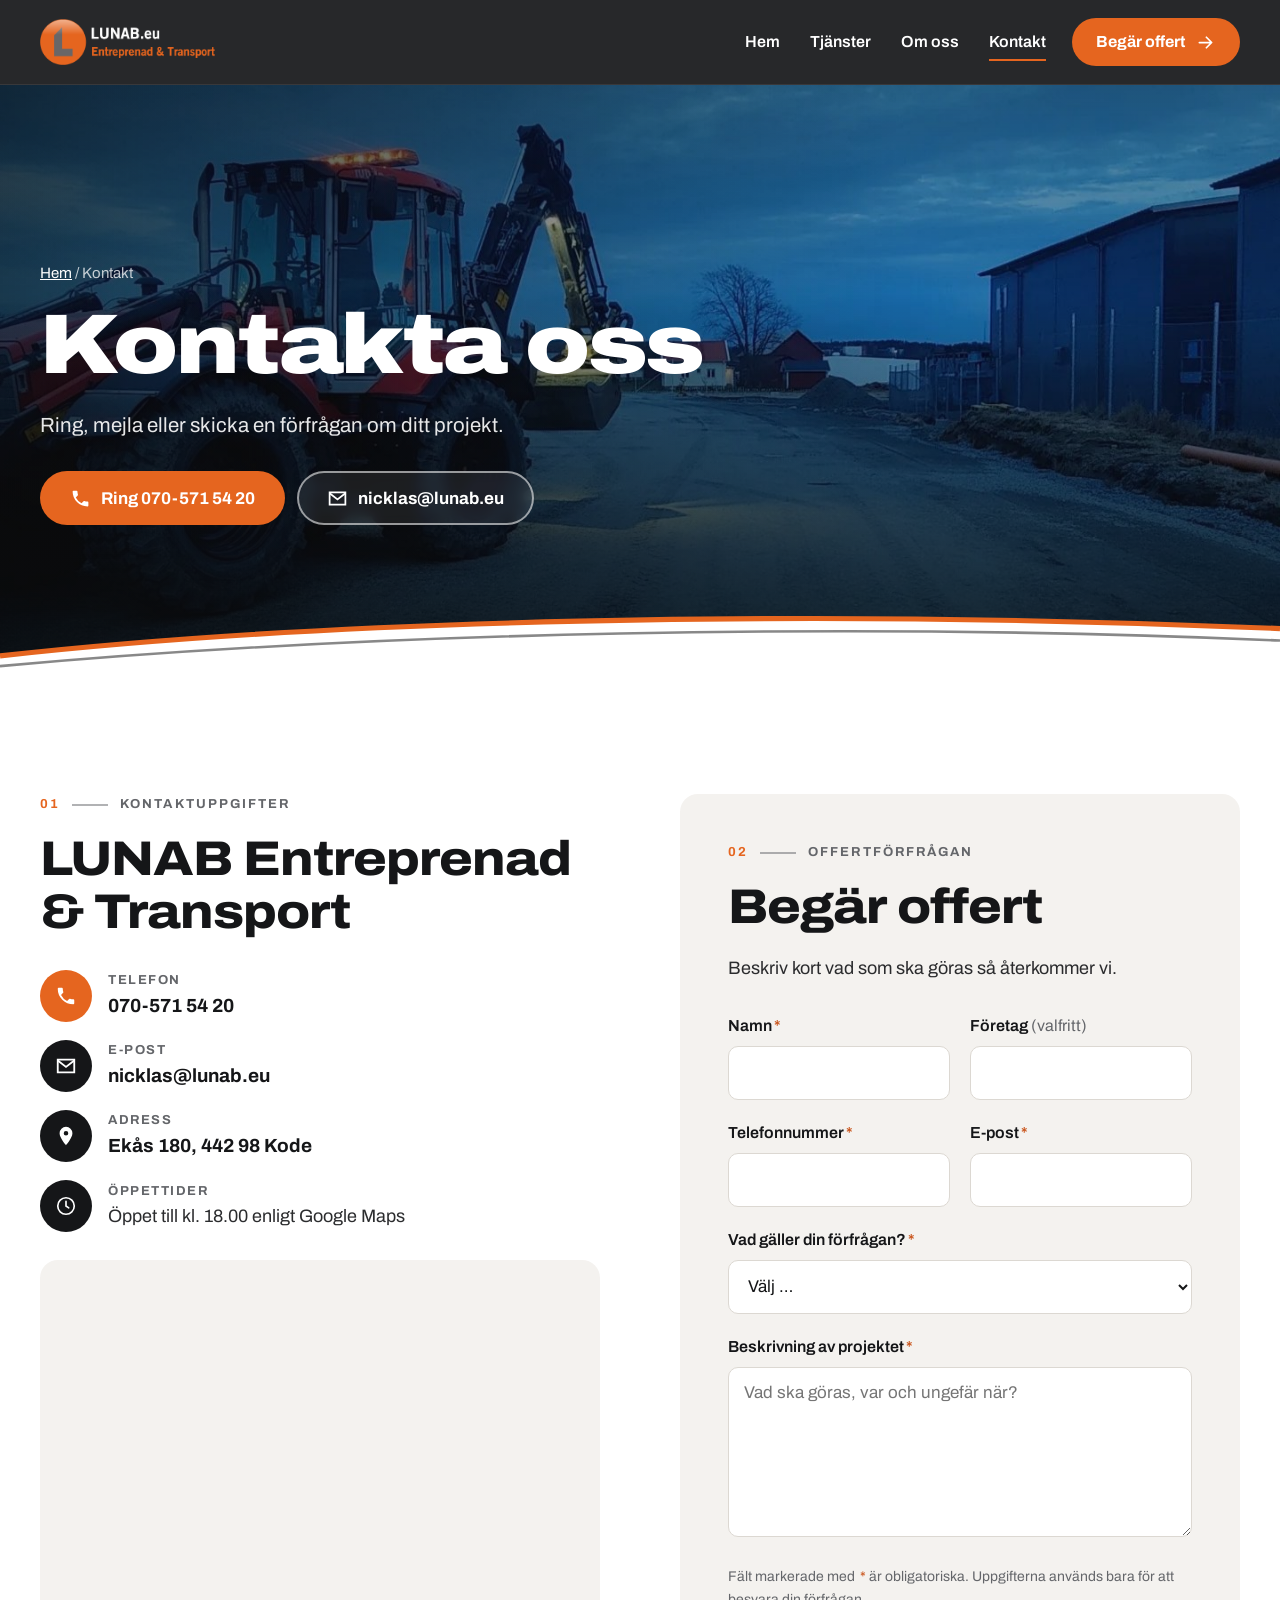
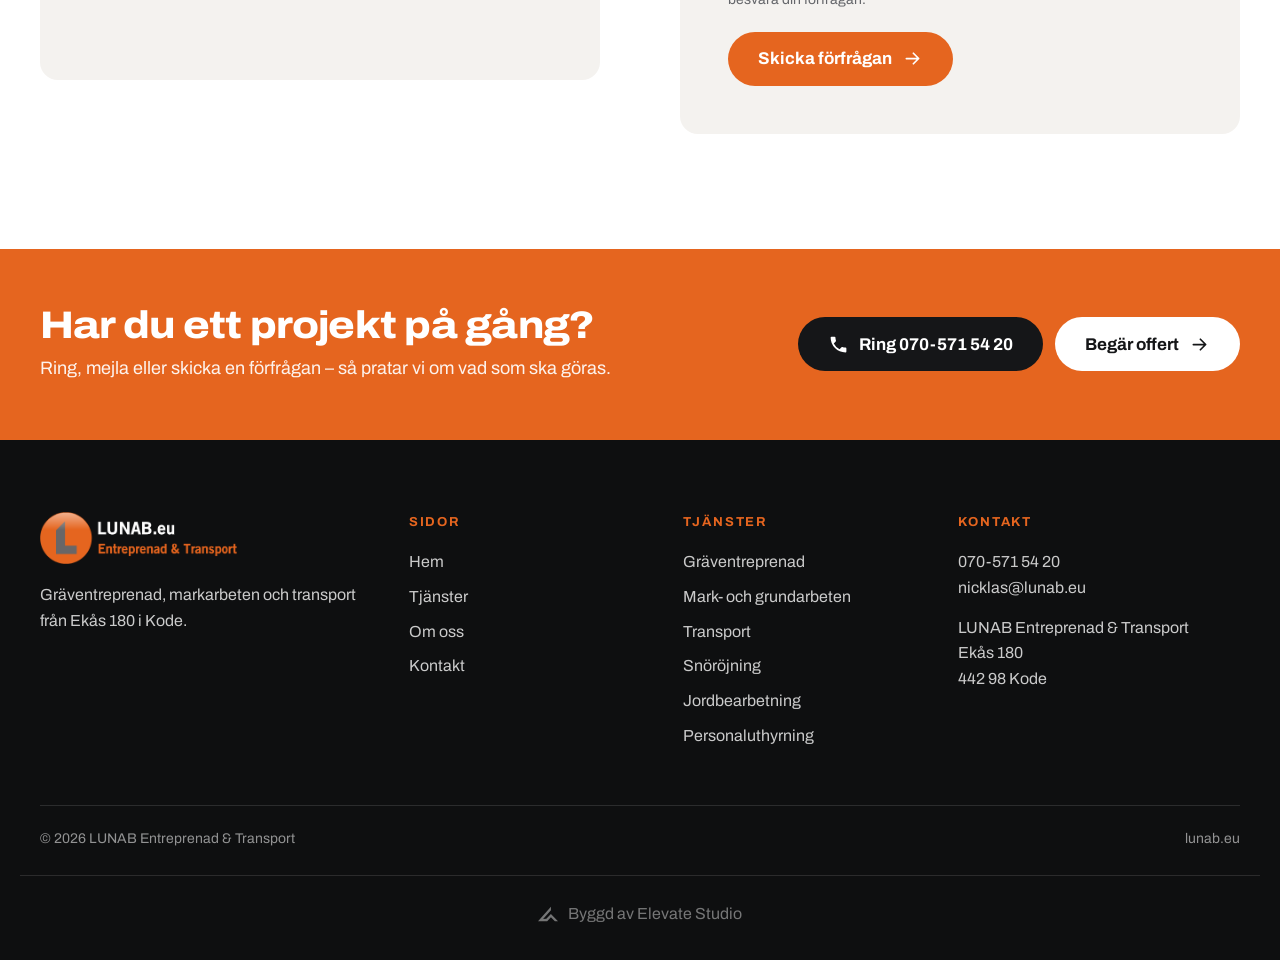
<file: docs/kontakt.html>
<!doctype html>
<html lang="sv">
<head>
<meta charset="utf-8">
<meta name="viewport" content="width=device-width, initial-scale=1">
<title>Kontakt och offert – LUNAB Entreprenad &amp; Transport, Kode</title>
<meta name="description" content="Kontakta LUNAB Entreprenad &amp; Transport: ring 070-571 54 20, mejla nicklas@lunab.eu eller skicka en offertförfrågan. Ekås 180, 442 98 Kode.">
<link rel="canonical" href="https://elevatestudio018.github.io/LUNAB/kontakt.html">
<meta property="og:type" content="website">
<meta property="og:locale" content="sv_SE">
<meta property="og:title" content="Kontakt och offert – LUNAB Entreprenad &amp; Transport, Kode">
<meta property="og:description" content="Kontakta LUNAB Entreprenad &amp; Transport: ring 070-571 54 20, mejla nicklas@lunab.eu eller skicka en offertförfrågan. Ekås 180, 442 98 Kode.">
<meta property="og:url" content="https://elevatestudio018.github.io/LUNAB/kontakt.html">
<meta property="og:image" content="https://elevatestudio018.github.io/LUNAB/img/hjullastare-kvall.jpg">
<meta name="theme-color" content="#151618">
<link rel="icon" href="img/symbol-32.png" sizes="32x32">
<link rel="apple-touch-icon" href="img/symbol-180.png">
<link rel="preconnect" href="https://fonts.googleapis.com">
<link rel="preconnect" href="https://fonts.gstatic.com" crossorigin>
<link rel="stylesheet" href="https://fonts.googleapis.com/css2?family=Archivo:wdth,wght@100..125,400..900&display=swap">
<link rel="stylesheet" href="assets/site.css">
<script type="application/ld+json">{"@context": "https://schema.org", "@type": "GeneralContractor", "name": "LUNAB Entreprenad & Transport", "url": "https://elevatestudio018.github.io/LUNAB/", "telephone": "+46 70 571 54 20", "email": "nicklas@lunab.eu", "image": "https://elevatestudio018.github.io/LUNAB/img/hero-maskin.jpg", "logo": "https://elevatestudio018.github.io/LUNAB/img/symbol-512.png", "sameAs": ["https://www.lunab.eu/"], "address": {"@type": "PostalAddress", "streetAddress": "Ekås 180", "postalCode": "442 98", "addressLocality": "Kode", "addressCountry": "SE"}, "areaServed": "Kode med omnejd", "makesOffer": [{"@type": "Offer", "itemOffered": {"@type": "Service", "name": "Gräventreprenad"}}, {"@type": "Offer", "itemOffered": {"@type": "Service", "name": "Mark- och grundarbeten"}}, {"@type": "Offer", "itemOffered": {"@type": "Service", "name": "Transport"}}, {"@type": "Offer", "itemOffered": {"@type": "Service", "name": "Snöröjning"}}, {"@type": "Offer", "itemOffered": {"@type": "Service", "name": "Jordbearbetning"}}, {"@type": "Offer", "itemOffered": {"@type": "Service", "name": "Personaluthyrning"}}]}</script>
</head>
<body>
<a class="skip" href="#main">Hoppa till innehållet</a>
<header class="head" id="head">
  <div class="wrap bar">
    <a class="logo" href="index.html" aria-label="LUNAB Entreprenad & Transport – startsidan"><img class="logo-img" src="img/lunab-logo-ljus.png" alt="LUNAB.eu Entreprenad &amp; Transport" width="444" height="117"></a>
    <nav class="nav" aria-label="Huvudmeny"><a href="index.html">Hem</a><a href="tjanster.html">Tjänster</a><a href="om-oss.html">Om oss</a><a href="kontakt.html" aria-current="page">Kontakt</a></nav>
    <a class="pill pill-orange head-cta" href="kontakt.html#offert">Begär offert <svg class="pi" viewBox="0 0 24 24" fill="none" aria-hidden="true"><path d="M5 12h13M13 6l6 6-6 6" fill="none" stroke="currentColor" stroke-width="2" stroke-linecap="round" stroke-linejoin="round"/></svg></a>
    <a class="round round-orange head-round" href="tel:+46705715420" aria-label="Ring 070-571 54 20"><svg class="pi" viewBox="0 0 24 24" fill="currentColor" aria-hidden="true"><path d="M6.6 10.8a15.1 15.1 0 0 0 6.6 6.6l2.2-2.2a1 1 0 0 1 1-.25 11.4 11.4 0 0 0 3.6.57 1 1 0 0 1 1 1V20a1 1 0 0 1-1 1A17 17 0 0 1 3 4a1 1 0 0 1 1-1h3.5a1 1 0 0 1 1 1c0 1.25.2 2.45.57 3.57a1 1 0 0 1-.25 1z"/></svg></a>
    <button class="burger" id="menuBtn" type="button" aria-expanded="false" aria-controls="menu" aria-label="Meny"><span></span><span></span></button>
  </div>
  <div class="menu" id="menu" hidden>
    <div class="wrap">
      <ul class="menu-main"><li><a href="index.html">Hem</a></li><li><a href="tjanster.html">Tjänster</a></li><li><a href="om-oss.html">Om oss</a></li><li><a href="kontakt.html">Kontakt</a></li></ul>
      <div class="btns"><a class="pill pill-orange" href="tel:+46705715420"><svg class="pi" viewBox="0 0 24 24" fill="currentColor" aria-hidden="true"><path d="M6.6 10.8a15.1 15.1 0 0 0 6.6 6.6l2.2-2.2a1 1 0 0 1 1-.25 11.4 11.4 0 0 0 3.6.57 1 1 0 0 1 1 1V20a1 1 0 0 1-1 1A17 17 0 0 1 3 4a1 1 0 0 1 1-1h3.5a1 1 0 0 1 1 1c0 1.25.2 2.45.57 3.57a1 1 0 0 1-.25 1z"/></svg>Ring 070-571 54 20</a><a class="pill pill-line" href="kontakt.html#offert">Begär offert</a></div>
    </div>
  </div>
</header>
<main id="main">

<section class="hero hero-small">
  <div class="hero-ph"><img class="" src="img/hjullastare-kvall.jpg" srcset="img/hjullastare-kvall-s.jpg 820w, img/hjullastare-kvall.jpg 1920w" sizes="100vw" alt="Grävlastare på en arbetsplats en vinterkväll" fetchpriority="high"></div>
  <div class="wrap hero-in">
    <p class="crumbs"><a href="index.html">Hem</a> / Kontakt</p>
    <h1>Kontakta oss</h1>
    <p class="hero-lead">Ring, mejla eller skicka en förfrågan om ditt projekt.</p>
    <div class="btns"><a class="pill pill-orange" href="tel:+46705715420"><svg class="pi" viewBox="0 0 24 24" fill="currentColor" aria-hidden="true"><path d="M6.6 10.8a15.1 15.1 0 0 0 6.6 6.6l2.2-2.2a1 1 0 0 1 1-.25 11.4 11.4 0 0 0 3.6.57 1 1 0 0 1 1 1V20a1 1 0 0 1-1 1A17 17 0 0 1 3 4a1 1 0 0 1 1-1h3.5a1 1 0 0 1 1 1c0 1.25.2 2.45.57 3.57a1 1 0 0 1-.25 1z"/></svg>Ring 070-571 54 20</a><a class="pill pill-glass" href="mailto:nicklas@lunab.eu"><svg class="pi" viewBox="0 0 24 24" fill="none" aria-hidden="true"><path d="M3 5h18v14H3z" fill="none" stroke="currentColor" stroke-width="2"/><path d="m3 6 9 7 9-7" fill="none" stroke="currentColor" stroke-width="2"/></svg>nicklas@lunab.eu</a></div>
  </div>
  <svg class="swoosh" viewBox="0 0 1440 90" preserveAspectRatio="none" aria-hidden="true">
  <path d="M0 90V62C360 20 900 6 1440 30v60z" fill="var(--paper)"/>
  <path d="M0 62C360 20 900 6 1440 30" fill="none" stroke="var(--orange)" stroke-width="6"/>
  <path d="M0 74C420 34 960 22 1440 44" fill="none" stroke="var(--steel)" stroke-width="3" opacity=".8"/>
</svg>
</section>
<section class="sec" id="offert">
  <div class="wrap split split-top">
    <div class="reveal">
      <p class="eyebrow"><span class="eb-num">01</span><span class="eb-line"></span>Kontaktuppgifter</p>
      <h2>LUNAB Entreprenad & Transport</h2>
      <ul class="clist">
      <li><span class="round round-orange"><svg class="pi" viewBox="0 0 24 24" fill="currentColor" aria-hidden="true"><path d="M6.6 10.8a15.1 15.1 0 0 0 6.6 6.6l2.2-2.2a1 1 0 0 1 1-.25 11.4 11.4 0 0 0 3.6.57 1 1 0 0 1 1 1V20a1 1 0 0 1-1 1A17 17 0 0 1 3 4a1 1 0 0 1 1-1h3.5a1 1 0 0 1 1 1c0 1.25.2 2.45.57 3.57a1 1 0 0 1-.25 1z"/></svg></span><div><span class="cl-h">Telefon</span><a href="tel:+46705715420">070-571 54 20</a></div></li>
      <li><span class="round round-dark"><svg class="pi" viewBox="0 0 24 24" fill="none" aria-hidden="true"><path d="M3 5h18v14H3z" fill="none" stroke="currentColor" stroke-width="2"/><path d="m3 6 9 7 9-7" fill="none" stroke="currentColor" stroke-width="2"/></svg></span><div><span class="cl-h">E-post</span><a href="mailto:nicklas@lunab.eu">nicklas@lunab.eu</a></div></li>
      <li><span class="round round-dark"><svg class="pi" viewBox="0 0 24 24" fill="currentColor" aria-hidden="true"><path d="M12 2a7 7 0 0 0-7 7c0 5.2 7 13 7 13s7-7.8 7-13a7 7 0 0 0-7-7zm0 9.5A2.5 2.5 0 1 1 12 6.5a2.5 2.5 0 0 1 0 5z"/></svg></span><div><span class="cl-h">Adress</span><a href="https://www.google.com/maps/search/?api=1&amp;query=LUNAB+Entreprenad,+Ek%C3%A5s+180,+442+98+Kode" rel="noopener">Ekås 180, 442 98 Kode</a></div></li>
      <li><span class="round round-dark"><svg class="pi" viewBox="0 0 24 24" fill="none" aria-hidden="true"><circle cx="12" cy="12" r="9" fill="none" stroke="currentColor" stroke-width="1.8"/><path d="M12 7v5l3 2" fill="none" stroke="currentColor" stroke-width="1.8" stroke-linecap="round"/></svg></span><div><span class="cl-h">Öppettider</span><span>Öppet till kl. 18.00 enligt Google Maps</span></div></li>
    </ul>
      <div class="map"><iframe title="Karta: Ekås 180, 442 98 Kode" loading="lazy" referrerpolicy="no-referrer-when-downgrade" src="https://maps.google.com/maps?q=LUNAB+Entreprenad,+Ek%C3%A5s+180,+442+98+Kode&amp;z=13&amp;output=embed"></iframe></div>
    </div>
    <div class="reveal form-card">
      <p class="eyebrow"><span class="eb-num">02</span><span class="eb-line"></span>Offertförfrågan</p>
      <h2>Begär offert</h2>
      <p>Beskriv kort vad som ska göras så återkommer vi.</p>
      <form class="form" id="qform" novalidate data-endpoint="https://formsubmit.co/ajax/elevate.studio018@gmail.com">
      <div class="row2">
        <div class="field"><label for="f-namn">Namn<span class="req" aria-hidden="true">*</span></label>
          <input id="f-namn" name="namn" autocomplete="name" required><span class="err" id="e-namn" hidden>Skriv ditt namn.</span></div>
        <div class="field"><label for="f-foretag">Företag <span class="opt">(valfritt)</span></label>
          <input id="f-foretag" name="foretag" autocomplete="organization"></div>
      </div>
      <div class="row2">
        <div class="field"><label for="f-tel">Telefonnummer<span class="req" aria-hidden="true">*</span></label>
          <input id="f-tel" name="tel" type="tel" autocomplete="tel" inputmode="tel" required><span class="err" id="e-tel" hidden>Skriv ett telefonnummer vi kan nå dig på.</span></div>
        <div class="field"><label for="f-epost">E-post<span class="req" aria-hidden="true">*</span></label>
          <input id="f-epost" name="epost" type="email" autocomplete="email" required><span class="err" id="e-epost" hidden>Skriv en giltig e-postadress, t.ex. namn@exempel.se.</span></div>
      </div>
      <div class="field"><label for="f-typ">Vad gäller din förfrågan?<span class="req" aria-hidden="true">*</span></label>
        <select id="f-typ" name="typ" required><option value="">Välj …</option><option>Gräventreprenad</option><option>Mark- och grundarbeten</option><option>Transport</option><option>Snöröjning</option><option>Jordbearbetning</option><option>Personaluthyrning</option><option>Annat</option></select><span class="err" id="e-typ" hidden>Välj vad förfrågan gäller.</span></div>
      <div class="field"><label for="f-besk">Beskrivning av projektet<span class="req" aria-hidden="true">*</span></label>
        <textarea id="f-besk" name="besk" rows="6" placeholder="Vad ska göras, var och ungefär när?" required></textarea><span class="err" id="e-besk" hidden>Beskriv kort vad det gäller.</span></div>
      <div class="hp" aria-hidden="true"><label for="f-web">Lämna tomt</label><input id="f-web" name="web" tabindex="-1" autocomplete="off"></div>
      <p class="small">Fält markerade med <span class="req">*</span> är obligatoriska. Uppgifterna används bara för att besvara din förfrågan.</p>
      <div><button class="pill pill-orange" type="submit">Skicka förfrågan <svg class="pi" viewBox="0 0 24 24" fill="none" aria-hidden="true"><path d="M5 12h13M13 6l6 6-6 6" fill="none" stroke="currentColor" stroke-width="2" stroke-linecap="round" stroke-linejoin="round"/></svg></button></div>
      <p class="send-err" id="send-err" role="alert" hidden>Förfrågan kunde inte skickas just nu. Försök igen, ring <a href="tel:+46705715420">070-571 54 20</a> eller mejla <a href="mailto:nicklas@lunab.eu">nicklas@lunab.eu</a>.</p>
    </form>
    <div class="done" id="qdone" tabindex="-1" hidden role="status">
      <p class="done-h">Tack – din förfrågan är skickad!</p>
      <p>Vi återkommer så snart vi kan. Brådskar det går det bra att ringa <a href="tel:+46705715420">070-571 54 20</a>.</p>
      <p><button class="link" type="button" id="qagain">Skicka en till förfrågan</button></p>
    </div>
    </div>
  </div>
</section>
</main>
<section class="cta-band">
  <div class="wrap cta-in">
    <div>
      <h2>Har du ett projekt på gång?</h2>
      <p>Ring, mejla eller skicka en förfrågan – så pratar vi om vad som ska göras.</p>
    </div>
    <div class="btns"><a class="pill pill-orange" href="tel:+46705715420"><svg class="pi" viewBox="0 0 24 24" fill="currentColor" aria-hidden="true"><path d="M6.6 10.8a15.1 15.1 0 0 0 6.6 6.6l2.2-2.2a1 1 0 0 1 1-.25 11.4 11.4 0 0 0 3.6.57 1 1 0 0 1 1 1V20a1 1 0 0 1-1 1A17 17 0 0 1 3 4a1 1 0 0 1 1-1h3.5a1 1 0 0 1 1 1c0 1.25.2 2.45.57 3.57a1 1 0 0 1-.25 1z"/></svg>Ring 070-571 54 20</a><a class="pill pill-light" href="kontakt.html#offert">Begär offert <svg class="pi" viewBox="0 0 24 24" fill="none" aria-hidden="true"><path d="M5 12h13M13 6l6 6-6 6" fill="none" stroke="currentColor" stroke-width="2" stroke-linecap="round" stroke-linejoin="round"/></svg></a></div>
  </div>
</section>
<footer class="foot">
  <div class="wrap">
    <div class="foot-grid">
      <div>
        <img class="foot-logo" src="img/lunab-logo-ljus.png" alt="LUNAB Entreprenad & Transport" width="444" height="117" loading="lazy">
        <p class="foot-tag">Gräventreprenad, markarbeten och transport från Ekås 180 i Kode.</p>
      </div>
      <div><p class="foot-h">Sidor</p><ul><li><a href="index.html">Hem</a></li><li><a href="tjanster.html">Tjänster</a></li><li><a href="om-oss.html">Om oss</a></li><li><a href="kontakt.html">Kontakt</a></li></ul></div>
      <div><p class="foot-h">Tjänster</p><ul><li><a href="tjanster.html#gravning">Gräventreprenad</a></li><li><a href="tjanster.html#mark">Mark- och grundarbeten</a></li><li><a href="tjanster.html#transport">Transport</a></li><li><a href="tjanster.html#snorojning">Snöröjning</a></li><li><a href="tjanster.html#jord">Jordbearbetning</a></li><li><a href="tjanster.html#personal">Personaluthyrning</a></li></ul></div>
      <div>
        <p class="foot-h">Kontakt</p>
        <p><a href="tel:+46705715420">070-571 54 20</a><br><a href="mailto:nicklas@lunab.eu">nicklas@lunab.eu</a></p>
        <p>LUNAB Entreprenad & Transport<br>Ekås 180<br>442 98 Kode</p>
      </div>
    </div>
    <div class="foot-end">
      <span>© <span data-year></span> LUNAB Entreprenad & Transport</span>
      <a href="https://www.lunab.eu/">lunab.eu</a>
    </div>
  </div>
<!-- elevate-credit -->
<style>.elevate-credit{max-width:1240px;margin:24px auto 0;padding:20px 16px 0;border-top:1px solid rgba(128,128,128,.25);display:flex;justify-content:center;box-sizing:border-box}.elevate-credit a{display:inline-flex;align-items:center;gap:10px;padding:8px 0;font:inherit;font-size:15px;line-height:1;color:inherit;opacity:.55;text-decoration:none;transition:opacity .2s}.elevate-credit a:hover,.elevate-credit a:focus-visible{opacity:1}.elevate-credit svg{width:20px;height:20px;flex:none;display:block}@media(min-width:1024px){.elevate-credit a{font-size:16px}}</style>
<div class="elevate-credit"><a href="https://elevatestudio.nu" target="_blank" rel="noopener"><svg viewBox="0 0 1884.3 1353.9" aria-hidden="true"><path d="M0.0 1353.9 L1218.7 0.0 L1218.7 329.1 L479.7 1136.4 L786.7 1132.4 L1215.5 687.4 L1884.3 1349.9 L1590.1 1349.9 L1218.6 994.7 L865.4 1349.9Z" fill="currentColor"/></svg>Byggd av Elevate Studio</a></div>
</footer>
<a class="fab" href="tel:+46705715420" aria-label="Ring 070-571 54 20"><svg class="pi" viewBox="0 0 24 24" fill="currentColor" aria-hidden="true"><path d="M6.6 10.8a15.1 15.1 0 0 0 6.6 6.6l2.2-2.2a1 1 0 0 1 1-.25 11.4 11.4 0 0 0 3.6.57 1 1 0 0 1 1 1V20a1 1 0 0 1-1 1A17 17 0 0 1 3 4a1 1 0 0 1 1-1h3.5a1 1 0 0 1 1 1c0 1.25.2 2.45.57 3.57a1 1 0 0 1-.25 1z"/></svg></a>
<script src="assets/site.js" defer></script>
</body>
</html>
</file>
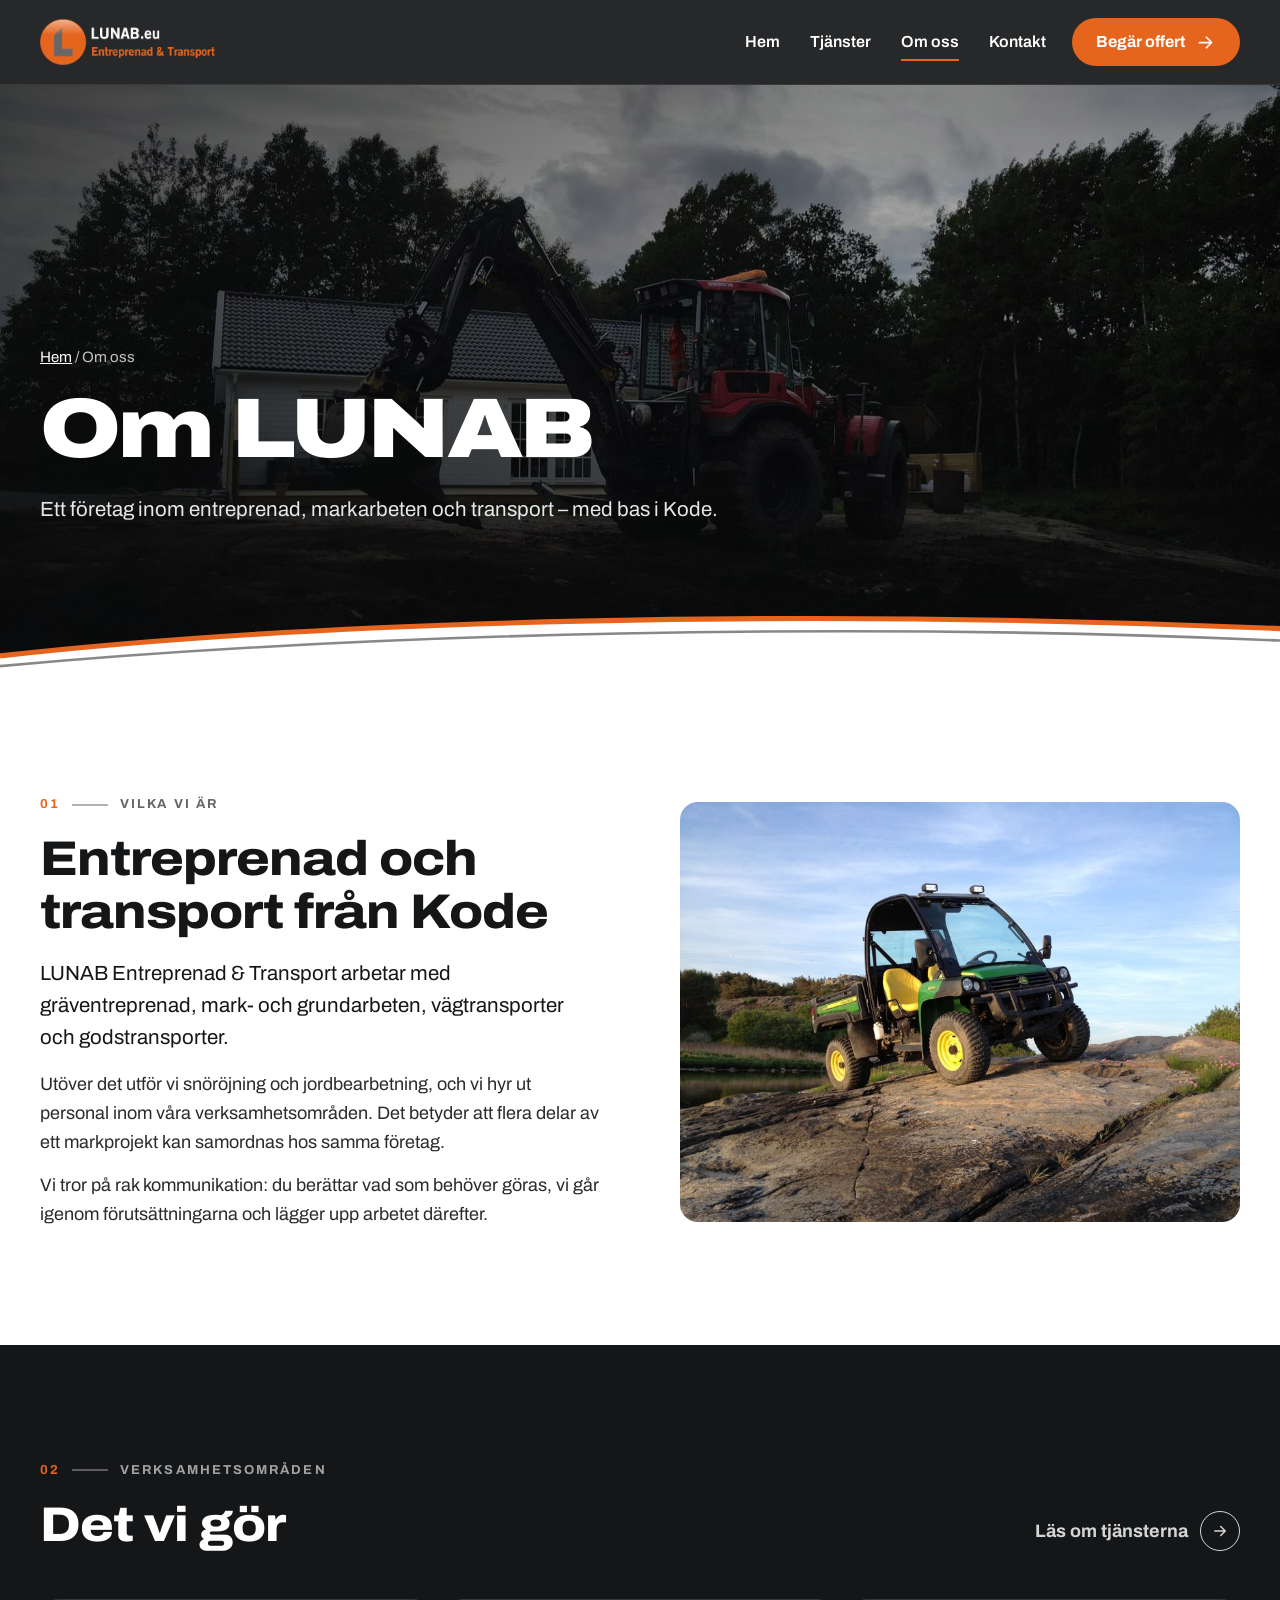
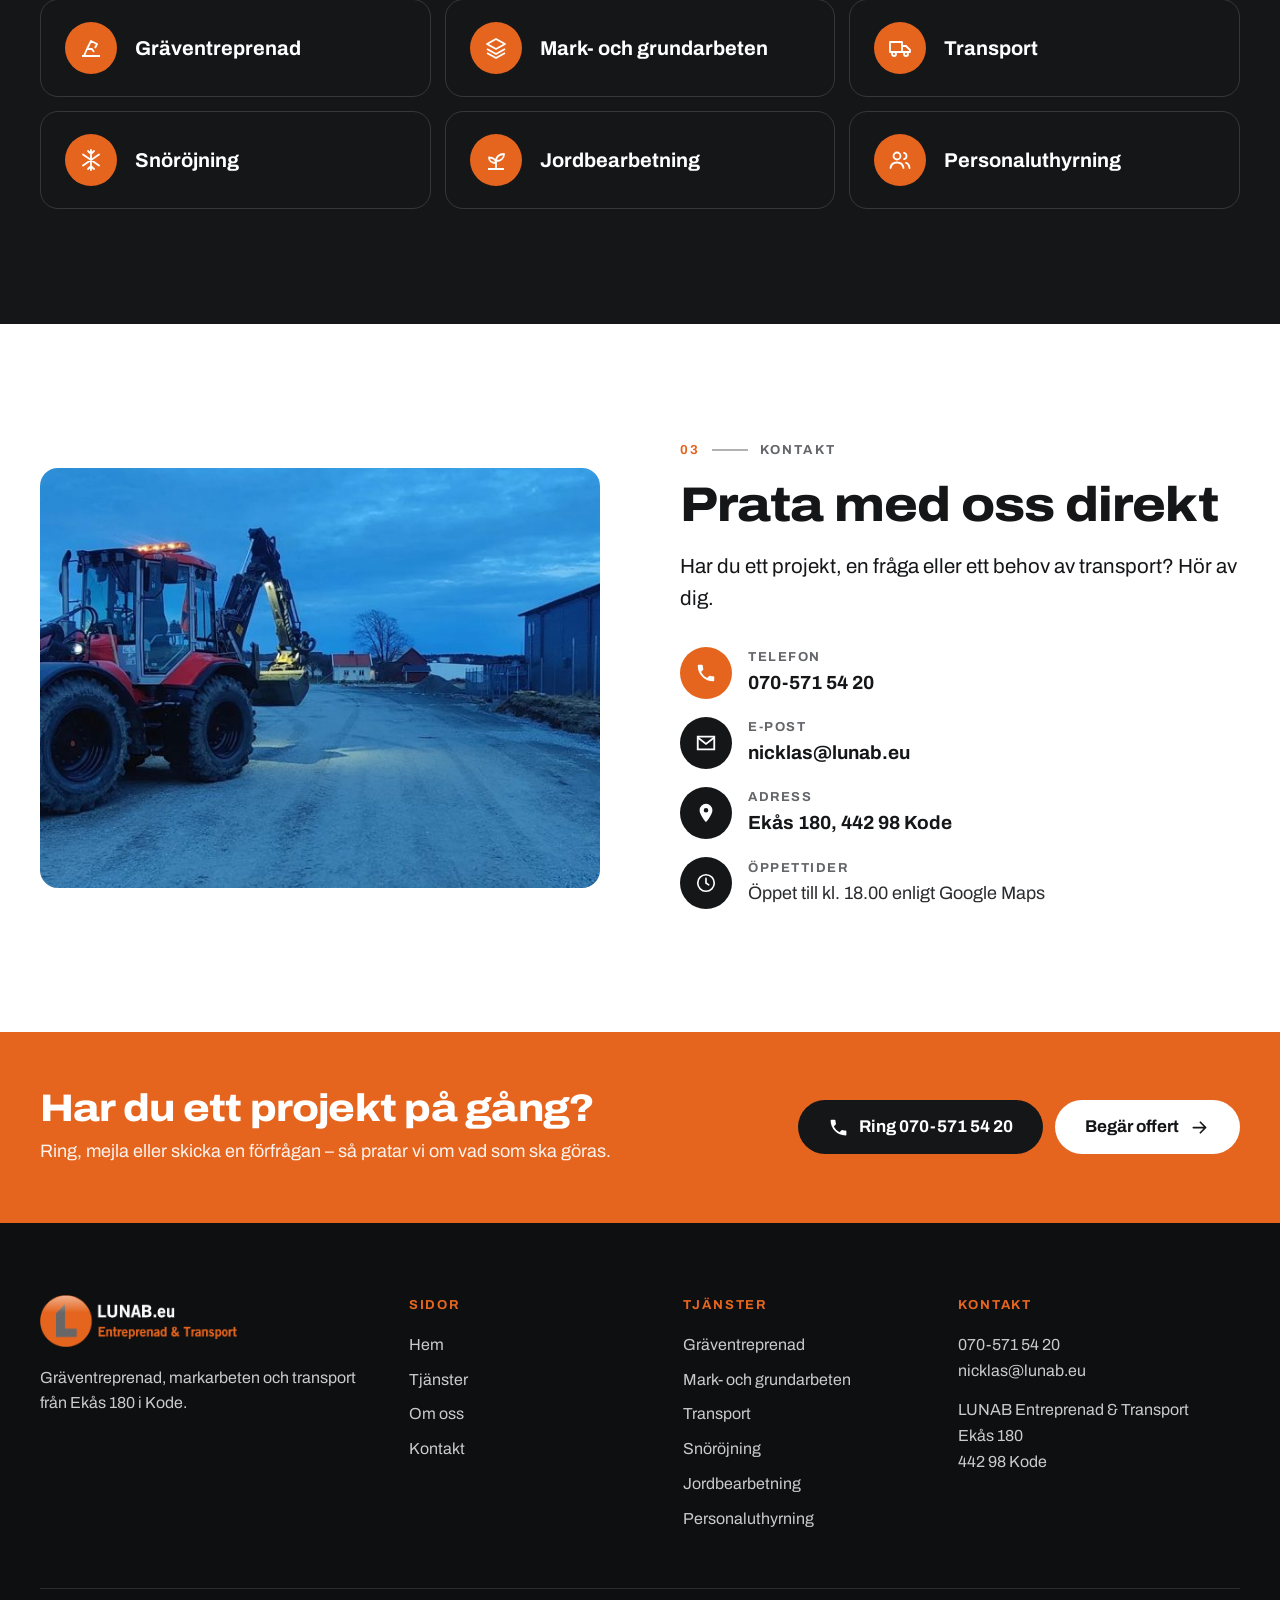
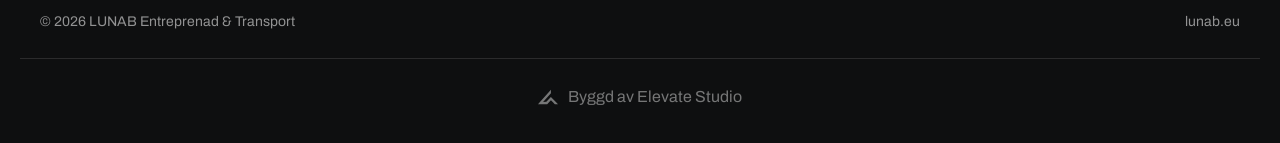
<file: docs/om-oss.html>
<!doctype html>
<html lang="sv">
<head>
<meta charset="utf-8">
<meta name="viewport" content="width=device-width, initial-scale=1">
<title>Om oss – LUNAB Entreprenad &amp; Transport i Kode</title>
<meta name="description" content="LUNAB Entreprenad &amp; Transport är ett företag inom entreprenad, markarbeten och transporter med bas på Ekås 180 i Kode.">
<link rel="canonical" href="https://elevatestudio018.github.io/LUNAB/om-oss.html">
<meta property="og:type" content="website">
<meta property="og:locale" content="sv_SE">
<meta property="og:title" content="Om oss – LUNAB Entreprenad &amp; Transport i Kode">
<meta property="og:description" content="LUNAB Entreprenad &amp; Transport är ett företag inom entreprenad, markarbeten och transporter med bas på Ekås 180 i Kode.">
<meta property="og:url" content="https://elevatestudio018.github.io/LUNAB/om-oss.html">
<meta property="og:image" content="https://elevatestudio018.github.io/LUNAB/img/grav-villa.jpg">
<meta name="theme-color" content="#151618">
<link rel="icon" href="img/symbol-32.png" sizes="32x32">
<link rel="apple-touch-icon" href="img/symbol-180.png">
<link rel="preconnect" href="https://fonts.googleapis.com">
<link rel="preconnect" href="https://fonts.gstatic.com" crossorigin>
<link rel="stylesheet" href="https://fonts.googleapis.com/css2?family=Archivo:wdth,wght@100..125,400..900&display=swap">
<link rel="stylesheet" href="assets/site.css">
<script type="application/ld+json">{"@context": "https://schema.org", "@type": "GeneralContractor", "name": "LUNAB Entreprenad & Transport", "url": "https://elevatestudio018.github.io/LUNAB/", "telephone": "+46 70 571 54 20", "email": "nicklas@lunab.eu", "image": "https://elevatestudio018.github.io/LUNAB/img/hero-maskin.jpg", "logo": "https://elevatestudio018.github.io/LUNAB/img/symbol-512.png", "sameAs": ["https://www.lunab.eu/"], "address": {"@type": "PostalAddress", "streetAddress": "Ekås 180", "postalCode": "442 98", "addressLocality": "Kode", "addressCountry": "SE"}, "areaServed": "Kode med omnejd", "makesOffer": [{"@type": "Offer", "itemOffered": {"@type": "Service", "name": "Gräventreprenad"}}, {"@type": "Offer", "itemOffered": {"@type": "Service", "name": "Mark- och grundarbeten"}}, {"@type": "Offer", "itemOffered": {"@type": "Service", "name": "Transport"}}, {"@type": "Offer", "itemOffered": {"@type": "Service", "name": "Snöröjning"}}, {"@type": "Offer", "itemOffered": {"@type": "Service", "name": "Jordbearbetning"}}, {"@type": "Offer", "itemOffered": {"@type": "Service", "name": "Personaluthyrning"}}]}</script>
</head>
<body>
<a class="skip" href="#main">Hoppa till innehållet</a>
<header class="head" id="head">
  <div class="wrap bar">
    <a class="logo" href="index.html" aria-label="LUNAB Entreprenad & Transport – startsidan"><img class="logo-img" src="img/lunab-logo-ljus.png" alt="LUNAB.eu Entreprenad &amp; Transport" width="444" height="117"></a>
    <nav class="nav" aria-label="Huvudmeny"><a href="index.html">Hem</a><a href="tjanster.html">Tjänster</a><a href="om-oss.html" aria-current="page">Om oss</a><a href="kontakt.html">Kontakt</a></nav>
    <a class="pill pill-orange head-cta" href="kontakt.html#offert">Begär offert <svg class="pi" viewBox="0 0 24 24" fill="none" aria-hidden="true"><path d="M5 12h13M13 6l6 6-6 6" fill="none" stroke="currentColor" stroke-width="2" stroke-linecap="round" stroke-linejoin="round"/></svg></a>
    <a class="round round-orange head-round" href="tel:+46705715420" aria-label="Ring 070-571 54 20"><svg class="pi" viewBox="0 0 24 24" fill="currentColor" aria-hidden="true"><path d="M6.6 10.8a15.1 15.1 0 0 0 6.6 6.6l2.2-2.2a1 1 0 0 1 1-.25 11.4 11.4 0 0 0 3.6.57 1 1 0 0 1 1 1V20a1 1 0 0 1-1 1A17 17 0 0 1 3 4a1 1 0 0 1 1-1h3.5a1 1 0 0 1 1 1c0 1.25.2 2.45.57 3.57a1 1 0 0 1-.25 1z"/></svg></a>
    <button class="burger" id="menuBtn" type="button" aria-expanded="false" aria-controls="menu" aria-label="Meny"><span></span><span></span></button>
  </div>
  <div class="menu" id="menu" hidden>
    <div class="wrap">
      <ul class="menu-main"><li><a href="index.html">Hem</a></li><li><a href="tjanster.html">Tjänster</a></li><li><a href="om-oss.html">Om oss</a></li><li><a href="kontakt.html">Kontakt</a></li></ul>
      <div class="btns"><a class="pill pill-orange" href="tel:+46705715420"><svg class="pi" viewBox="0 0 24 24" fill="currentColor" aria-hidden="true"><path d="M6.6 10.8a15.1 15.1 0 0 0 6.6 6.6l2.2-2.2a1 1 0 0 1 1-.25 11.4 11.4 0 0 0 3.6.57 1 1 0 0 1 1 1V20a1 1 0 0 1-1 1A17 17 0 0 1 3 4a1 1 0 0 1 1-1h3.5a1 1 0 0 1 1 1c0 1.25.2 2.45.57 3.57a1 1 0 0 1-.25 1z"/></svg>Ring 070-571 54 20</a><a class="pill pill-line" href="kontakt.html#offert">Begär offert</a></div>
    </div>
  </div>
</header>
<main id="main">

<section class="hero hero-small">
  <div class="hero-ph"><img class="" src="img/grav-villa.jpg" srcset="img/grav-villa-s.jpg 820w, img/grav-villa.jpg 1920w" sizes="100vw" alt="LUNAB:s grävlastare vid ett nybyggt hus" fetchpriority="high"></div>
  <div class="wrap hero-in">
    <p class="crumbs"><a href="index.html">Hem</a> / Om oss</p>
    <h1>Om LUNAB</h1>
    <p class="hero-lead">Ett företag inom entreprenad, markarbeten och transport – med bas i Kode.</p>
  </div>
  <svg class="swoosh" viewBox="0 0 1440 90" preserveAspectRatio="none" aria-hidden="true">
  <path d="M0 90V62C360 20 900 6 1440 30v60z" fill="var(--paper)"/>
  <path d="M0 62C360 20 900 6 1440 30" fill="none" stroke="var(--orange)" stroke-width="6"/>
  <path d="M0 74C420 34 960 22 1440 44" fill="none" stroke="var(--steel)" stroke-width="3" opacity=".8"/>
</svg>
</section>
<section class="sec">
  <div class="wrap split">
    <div class="reveal">
      <p class="eyebrow"><span class="eb-num">01</span><span class="eb-line"></span>Vilka vi är</p>
      <h2>Entreprenad och transport från Kode</h2>
      <p class="lead">LUNAB Entreprenad &amp; Transport arbetar med gräventreprenad, mark- och grundarbeten, vägtransporter och godstransporter.</p>
      <p>Utöver det utför vi snöröjning och jordbearbetning, och vi hyr ut personal inom våra verksamhetsområden. Det betyder att flera delar av ett markprojekt kan samordnas hos samma företag.</p>
      <p>Vi tror på rak kommunikation: du berättar vad som behöver göras, vi går igenom förutsättningarna och lägger upp arbetet därefter.</p>
    </div>
    <figure class="ph reveal"><img class="" src="img/gator.jpg" srcset="img/gator-s.jpg 820w, img/gator.jpg 1920w" sizes="(min-width: 960px) 50vw, 100vw" alt="LUNAB:s terrängfordon på en klipphäll" loading="lazy" decoding="async"></figure>
  </div>
</section>
<section class="sec sec-dark">
  <div class="wrap">
    <div class="sec-head"><div><p class="eyebrow"><span class="eb-num">02</span><span class="eb-line"></span>Verksamhetsområden</p><h2>Det vi gör</h2></div>
      <a class="arrow-link" href="tjanster.html">Läs om tjänsterna <span class="round round-line"><svg class="pi" viewBox="0 0 24 24" fill="none" aria-hidden="true"><path d="M5 12h13M13 6l6 6-6 6" fill="none" stroke="currentColor" stroke-width="2" stroke-linecap="round" stroke-linejoin="round"/></svg></span></a></div>
    <ul class="areas"><li class="reveal"><a href="tjanster.html#gravning"><span class="card-icon"><svg class="ic" viewBox="0 0 24 24" fill="none" aria-hidden="true"><path d="M3 20h18M5 20l3-7h5l2 3M8 13l4-8 6 3-2 4" fill="none" stroke="currentColor" stroke-width="1.8" stroke-linejoin="round"/></svg></span>Gräventreprenad</a></li><li class="reveal"><a href="tjanster.html#mark"><span class="card-icon"><svg class="ic" viewBox="0 0 24 24" fill="none" aria-hidden="true"><path d="m12 3 9 5-9 5-9-5zM3 13l9 5 9-5M3 17l9 5 9-5" fill="none" stroke="currentColor" stroke-width="1.8" stroke-linejoin="round"/></svg></span>Mark- och grundarbeten</a></li><li class="reveal"><a href="tjanster.html#transport"><span class="card-icon"><svg class="ic" viewBox="0 0 24 24" fill="none" aria-hidden="true"><path d="M2 6h12v10H2zM14 10h4l4 4v2h-8z" fill="none" stroke="currentColor" stroke-width="1.8" stroke-linejoin="round"/><circle cx="6" cy="18" r="2" fill="none" stroke="currentColor" stroke-width="1.8"/><circle cx="18" cy="18" r="2" fill="none" stroke="currentColor" stroke-width="1.8"/></svg></span>Transport</a></li><li class="reveal"><a href="tjanster.html#snorojning"><span class="card-icon"><svg class="ic" viewBox="0 0 24 24" fill="none" aria-hidden="true"><path d="M12 2v20M4 6.5l16 11M20 6.5 4 17.5M9 3l3 3 3-3M9 21l3-3 3 3" fill="none" stroke="currentColor" stroke-width="1.8" stroke-linecap="round"/></svg></span>Snöröjning</a></li><li class="reveal"><a href="tjanster.html#jord"><span class="card-icon"><svg class="ic" viewBox="0 0 24 24" fill="none" aria-hidden="true"><path d="M12 21v-8M12 13c0-4 3-7 8-7 0 4-3 7-8 7zM12 15c0-3-2.5-5.5-7-5.5 0 3 2.5 5.5 7 5.5zM4 21h16" fill="none" stroke="currentColor" stroke-width="1.8" stroke-linejoin="round"/></svg></span>Jordbearbetning</a></li><li class="reveal"><a href="tjanster.html#personal"><span class="card-icon"><svg class="ic" viewBox="0 0 24 24" fill="none" aria-hidden="true"><circle cx="9" cy="8" r="3.5" fill="none" stroke="currentColor" stroke-width="1.8"/><path d="M2.5 20c.5-3.5 3.2-5.5 6.5-5.5s6 2 6.5 5.5M16 4.8a3.3 3.3 0 0 1 0 6.4M18 14.8c2 .6 3.3 2.4 3.5 5.2" fill="none" stroke="currentColor" stroke-width="1.8" stroke-linecap="round"/></svg></span>Personaluthyrning</a></li></ul>
  </div>
</section>
<section class="sec">
  <div class="wrap split">
    <figure class="ph reveal"><img class="" src="img/hjullastare-kvall.jpg" srcset="img/hjullastare-kvall-s.jpg 820w, img/hjullastare-kvall.jpg 1920w" sizes="(min-width: 960px) 50vw, 100vw" alt="Grävlastare på en arbetsplats en vinterkväll" loading="lazy" decoding="async"></figure>
    <div class="reveal">
      <p class="eyebrow"><span class="eb-num">03</span><span class="eb-line"></span>Kontakt</p>
      <h2>Prata med oss direkt</h2>
      <p class="lead">Har du ett projekt, en fråga eller ett behov av transport? Hör av dig.</p>
      <ul class="clist">
      <li><span class="round round-orange"><svg class="pi" viewBox="0 0 24 24" fill="currentColor" aria-hidden="true"><path d="M6.6 10.8a15.1 15.1 0 0 0 6.6 6.6l2.2-2.2a1 1 0 0 1 1-.25 11.4 11.4 0 0 0 3.6.57 1 1 0 0 1 1 1V20a1 1 0 0 1-1 1A17 17 0 0 1 3 4a1 1 0 0 1 1-1h3.5a1 1 0 0 1 1 1c0 1.25.2 2.45.57 3.57a1 1 0 0 1-.25 1z"/></svg></span><div><span class="cl-h">Telefon</span><a href="tel:+46705715420">070-571 54 20</a></div></li>
      <li><span class="round round-dark"><svg class="pi" viewBox="0 0 24 24" fill="none" aria-hidden="true"><path d="M3 5h18v14H3z" fill="none" stroke="currentColor" stroke-width="2"/><path d="m3 6 9 7 9-7" fill="none" stroke="currentColor" stroke-width="2"/></svg></span><div><span class="cl-h">E-post</span><a href="mailto:nicklas@lunab.eu">nicklas@lunab.eu</a></div></li>
      <li><span class="round round-dark"><svg class="pi" viewBox="0 0 24 24" fill="currentColor" aria-hidden="true"><path d="M12 2a7 7 0 0 0-7 7c0 5.2 7 13 7 13s7-7.8 7-13a7 7 0 0 0-7-7zm0 9.5A2.5 2.5 0 1 1 12 6.5a2.5 2.5 0 0 1 0 5z"/></svg></span><div><span class="cl-h">Adress</span><a href="https://www.google.com/maps/search/?api=1&amp;query=LUNAB+Entreprenad,+Ek%C3%A5s+180,+442+98+Kode" rel="noopener">Ekås 180, 442 98 Kode</a></div></li>
      <li><span class="round round-dark"><svg class="pi" viewBox="0 0 24 24" fill="none" aria-hidden="true"><circle cx="12" cy="12" r="9" fill="none" stroke="currentColor" stroke-width="1.8"/><path d="M12 7v5l3 2" fill="none" stroke="currentColor" stroke-width="1.8" stroke-linecap="round"/></svg></span><div><span class="cl-h">Öppettider</span><span>Öppet till kl. 18.00 enligt Google Maps</span></div></li>
    </ul>
    </div>
  </div>
</section>
</main>
<section class="cta-band">
  <div class="wrap cta-in">
    <div>
      <h2>Har du ett projekt på gång?</h2>
      <p>Ring, mejla eller skicka en förfrågan – så pratar vi om vad som ska göras.</p>
    </div>
    <div class="btns"><a class="pill pill-orange" href="tel:+46705715420"><svg class="pi" viewBox="0 0 24 24" fill="currentColor" aria-hidden="true"><path d="M6.6 10.8a15.1 15.1 0 0 0 6.6 6.6l2.2-2.2a1 1 0 0 1 1-.25 11.4 11.4 0 0 0 3.6.57 1 1 0 0 1 1 1V20a1 1 0 0 1-1 1A17 17 0 0 1 3 4a1 1 0 0 1 1-1h3.5a1 1 0 0 1 1 1c0 1.25.2 2.45.57 3.57a1 1 0 0 1-.25 1z"/></svg>Ring 070-571 54 20</a><a class="pill pill-light" href="kontakt.html#offert">Begär offert <svg class="pi" viewBox="0 0 24 24" fill="none" aria-hidden="true"><path d="M5 12h13M13 6l6 6-6 6" fill="none" stroke="currentColor" stroke-width="2" stroke-linecap="round" stroke-linejoin="round"/></svg></a></div>
  </div>
</section>
<footer class="foot">
  <div class="wrap">
    <div class="foot-grid">
      <div>
        <img class="foot-logo" src="img/lunab-logo-ljus.png" alt="LUNAB Entreprenad & Transport" width="444" height="117" loading="lazy">
        <p class="foot-tag">Gräventreprenad, markarbeten och transport från Ekås 180 i Kode.</p>
      </div>
      <div><p class="foot-h">Sidor</p><ul><li><a href="index.html">Hem</a></li><li><a href="tjanster.html">Tjänster</a></li><li><a href="om-oss.html">Om oss</a></li><li><a href="kontakt.html">Kontakt</a></li></ul></div>
      <div><p class="foot-h">Tjänster</p><ul><li><a href="tjanster.html#gravning">Gräventreprenad</a></li><li><a href="tjanster.html#mark">Mark- och grundarbeten</a></li><li><a href="tjanster.html#transport">Transport</a></li><li><a href="tjanster.html#snorojning">Snöröjning</a></li><li><a href="tjanster.html#jord">Jordbearbetning</a></li><li><a href="tjanster.html#personal">Personaluthyrning</a></li></ul></div>
      <div>
        <p class="foot-h">Kontakt</p>
        <p><a href="tel:+46705715420">070-571 54 20</a><br><a href="mailto:nicklas@lunab.eu">nicklas@lunab.eu</a></p>
        <p>LUNAB Entreprenad & Transport<br>Ekås 180<br>442 98 Kode</p>
      </div>
    </div>
    <div class="foot-end">
      <span>© <span data-year></span> LUNAB Entreprenad & Transport</span>
      <a href="https://www.lunab.eu/">lunab.eu</a>
    </div>
  </div>
<!-- elevate-credit -->
<style>.elevate-credit{max-width:1240px;margin:24px auto 0;padding:20px 16px 0;border-top:1px solid rgba(128,128,128,.25);display:flex;justify-content:center;box-sizing:border-box}.elevate-credit a{display:inline-flex;align-items:center;gap:10px;padding:8px 0;font:inherit;font-size:15px;line-height:1;color:inherit;opacity:.55;text-decoration:none;transition:opacity .2s}.elevate-credit a:hover,.elevate-credit a:focus-visible{opacity:1}.elevate-credit svg{width:20px;height:20px;flex:none;display:block}@media(min-width:1024px){.elevate-credit a{font-size:16px}}</style>
<div class="elevate-credit"><a href="https://elevatestudio.nu" target="_blank" rel="noopener"><svg viewBox="0 0 1884.3 1353.9" aria-hidden="true"><path d="M0.0 1353.9 L1218.7 0.0 L1218.7 329.1 L479.7 1136.4 L786.7 1132.4 L1215.5 687.4 L1884.3 1349.9 L1590.1 1349.9 L1218.6 994.7 L865.4 1349.9Z" fill="currentColor"/></svg>Byggd av Elevate Studio</a></div>
</footer>
<a class="fab" href="tel:+46705715420" aria-label="Ring 070-571 54 20"><svg class="pi" viewBox="0 0 24 24" fill="currentColor" aria-hidden="true"><path d="M6.6 10.8a15.1 15.1 0 0 0 6.6 6.6l2.2-2.2a1 1 0 0 1 1-.25 11.4 11.4 0 0 0 3.6.57 1 1 0 0 1 1 1V20a1 1 0 0 1-1 1A17 17 0 0 1 3 4a1 1 0 0 1 1-1h3.5a1 1 0 0 1 1 1c0 1.25.2 2.45.57 3.57a1 1 0 0 1-.25 1z"/></svg></a>
<script src="assets/site.js" defer></script>
</body>
</html>
</file>
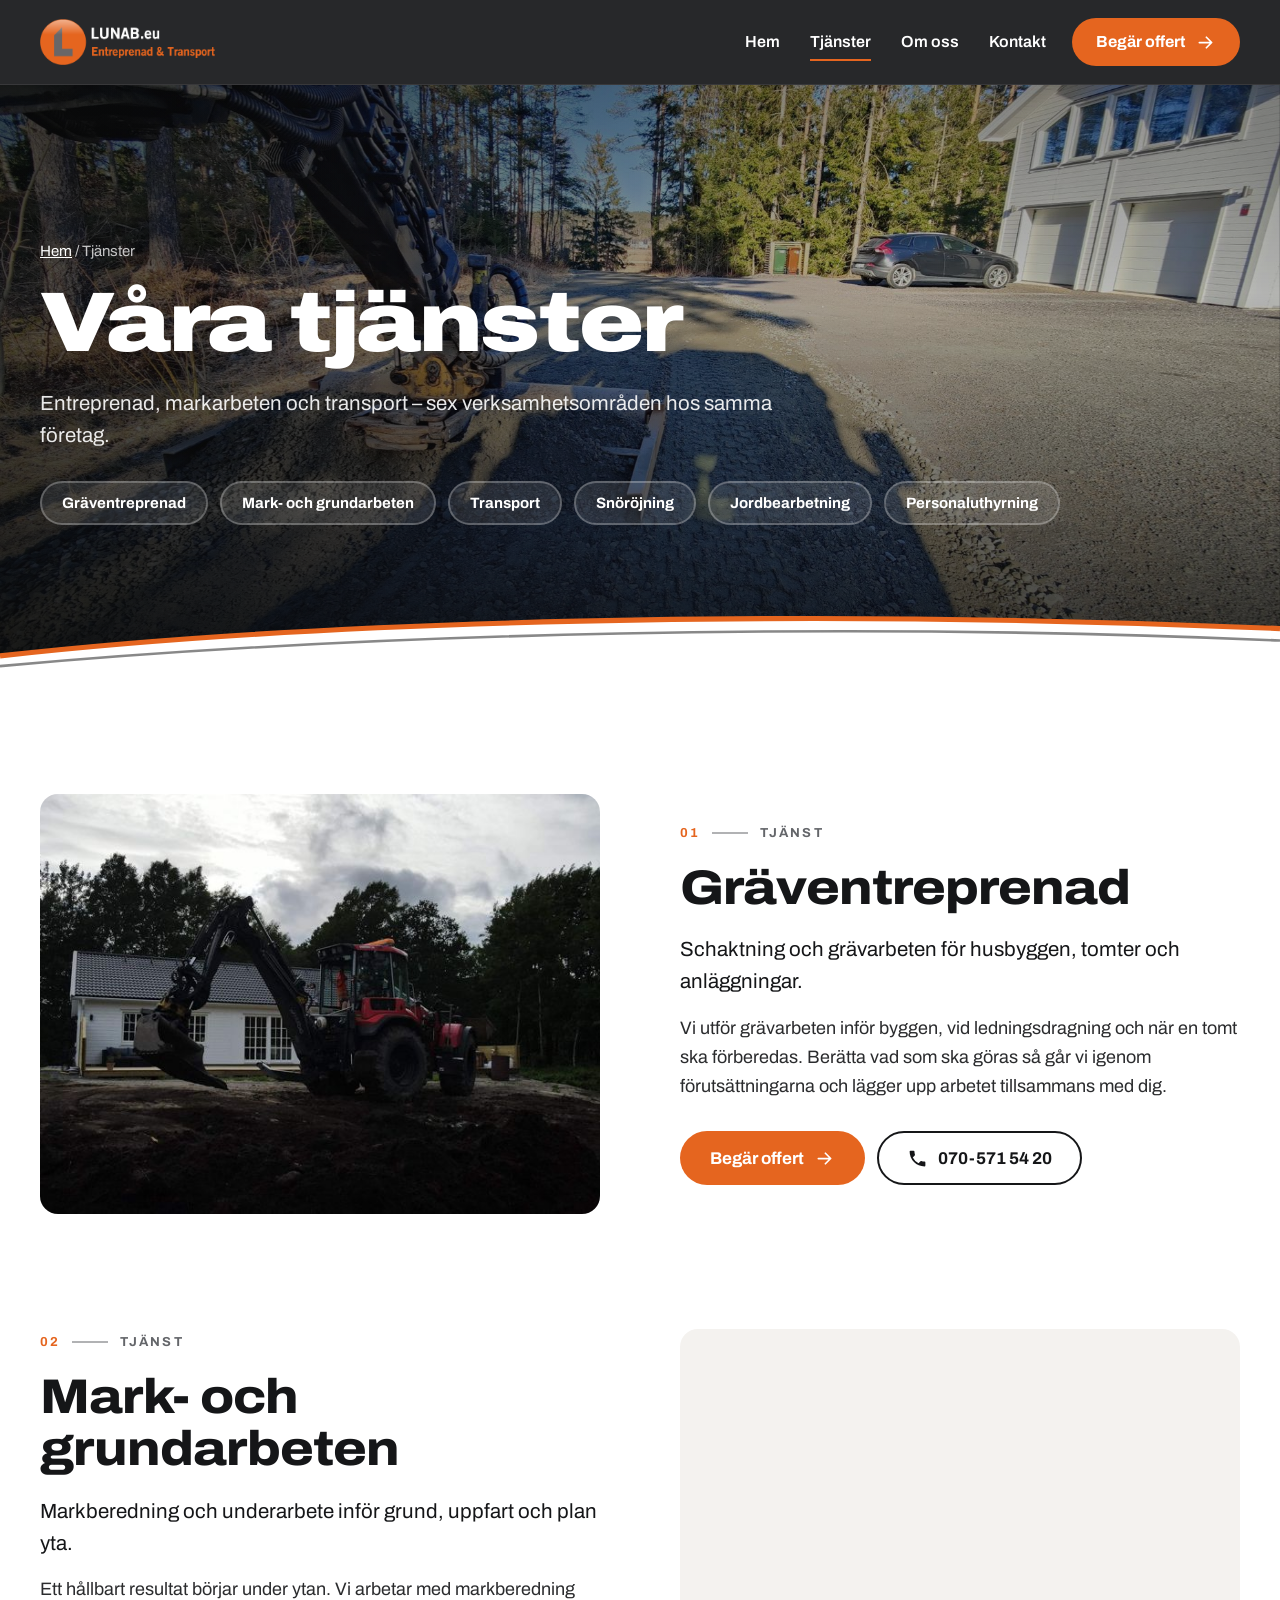
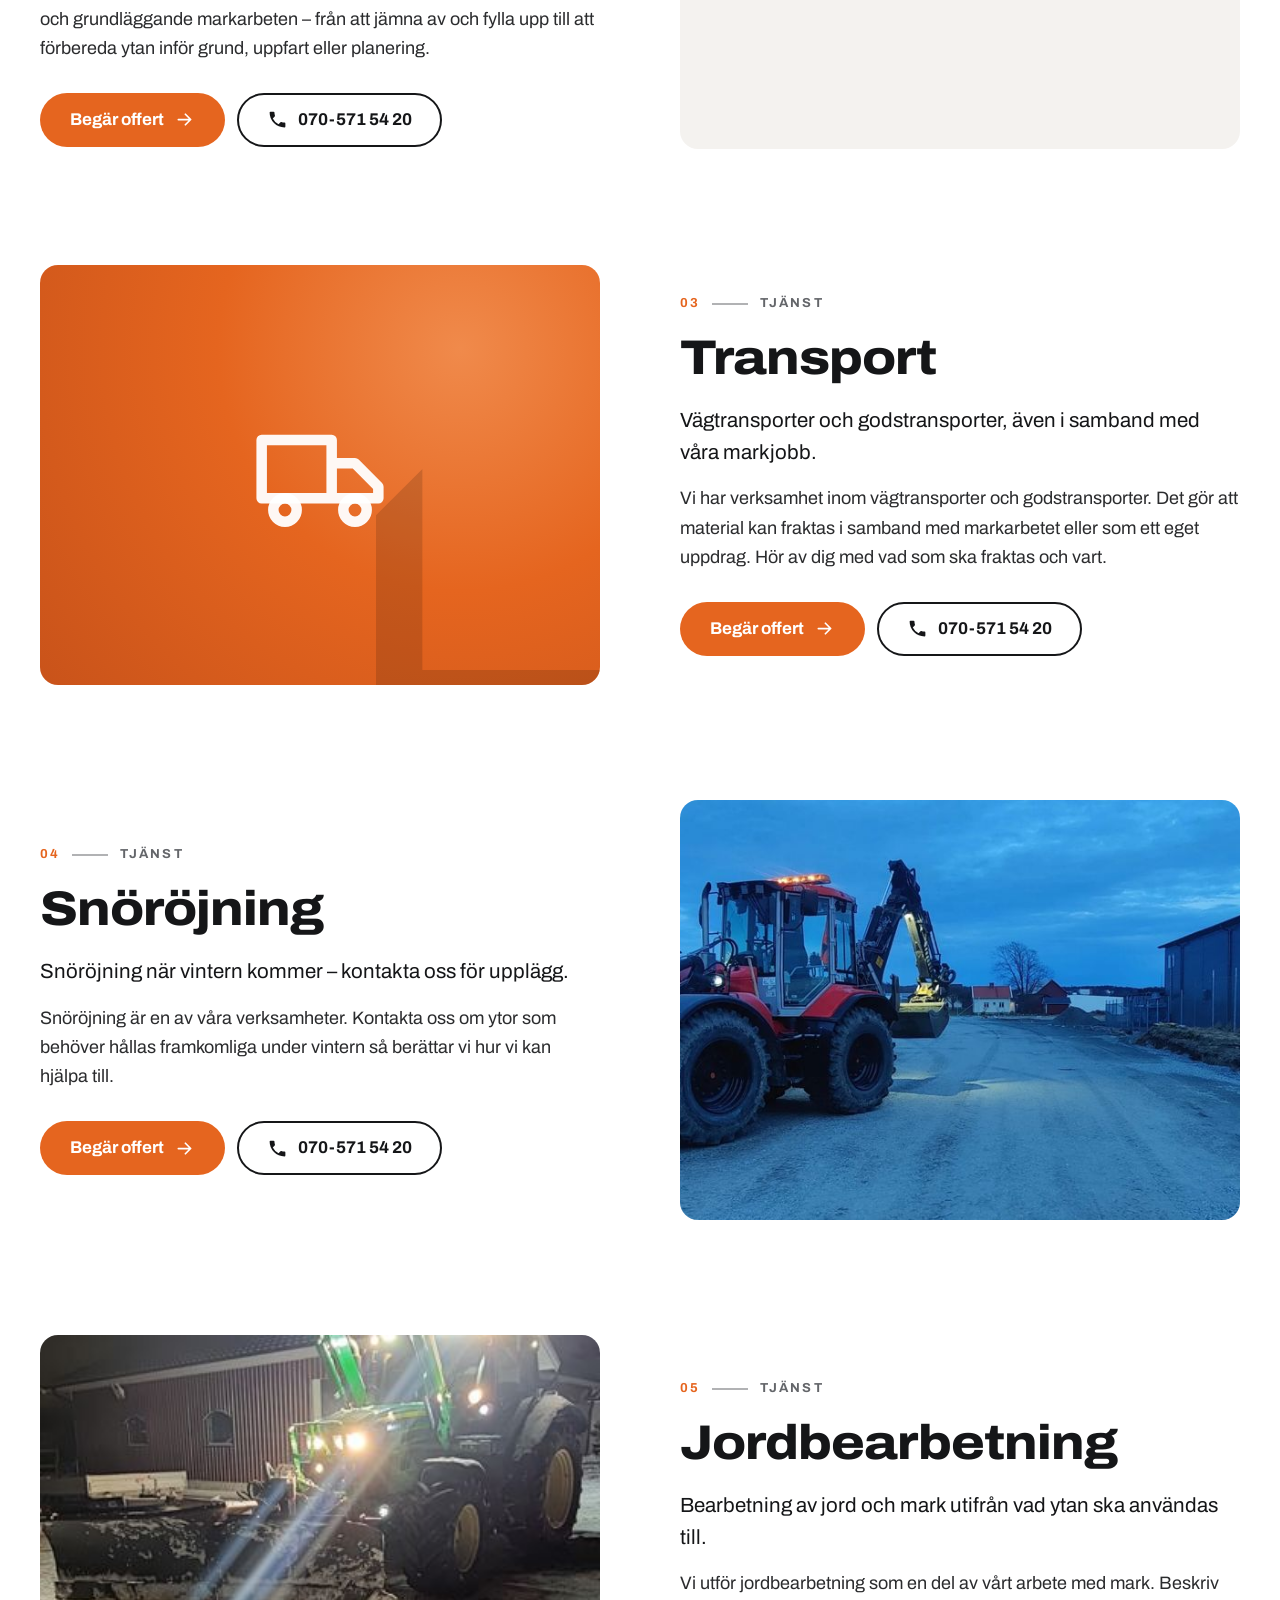
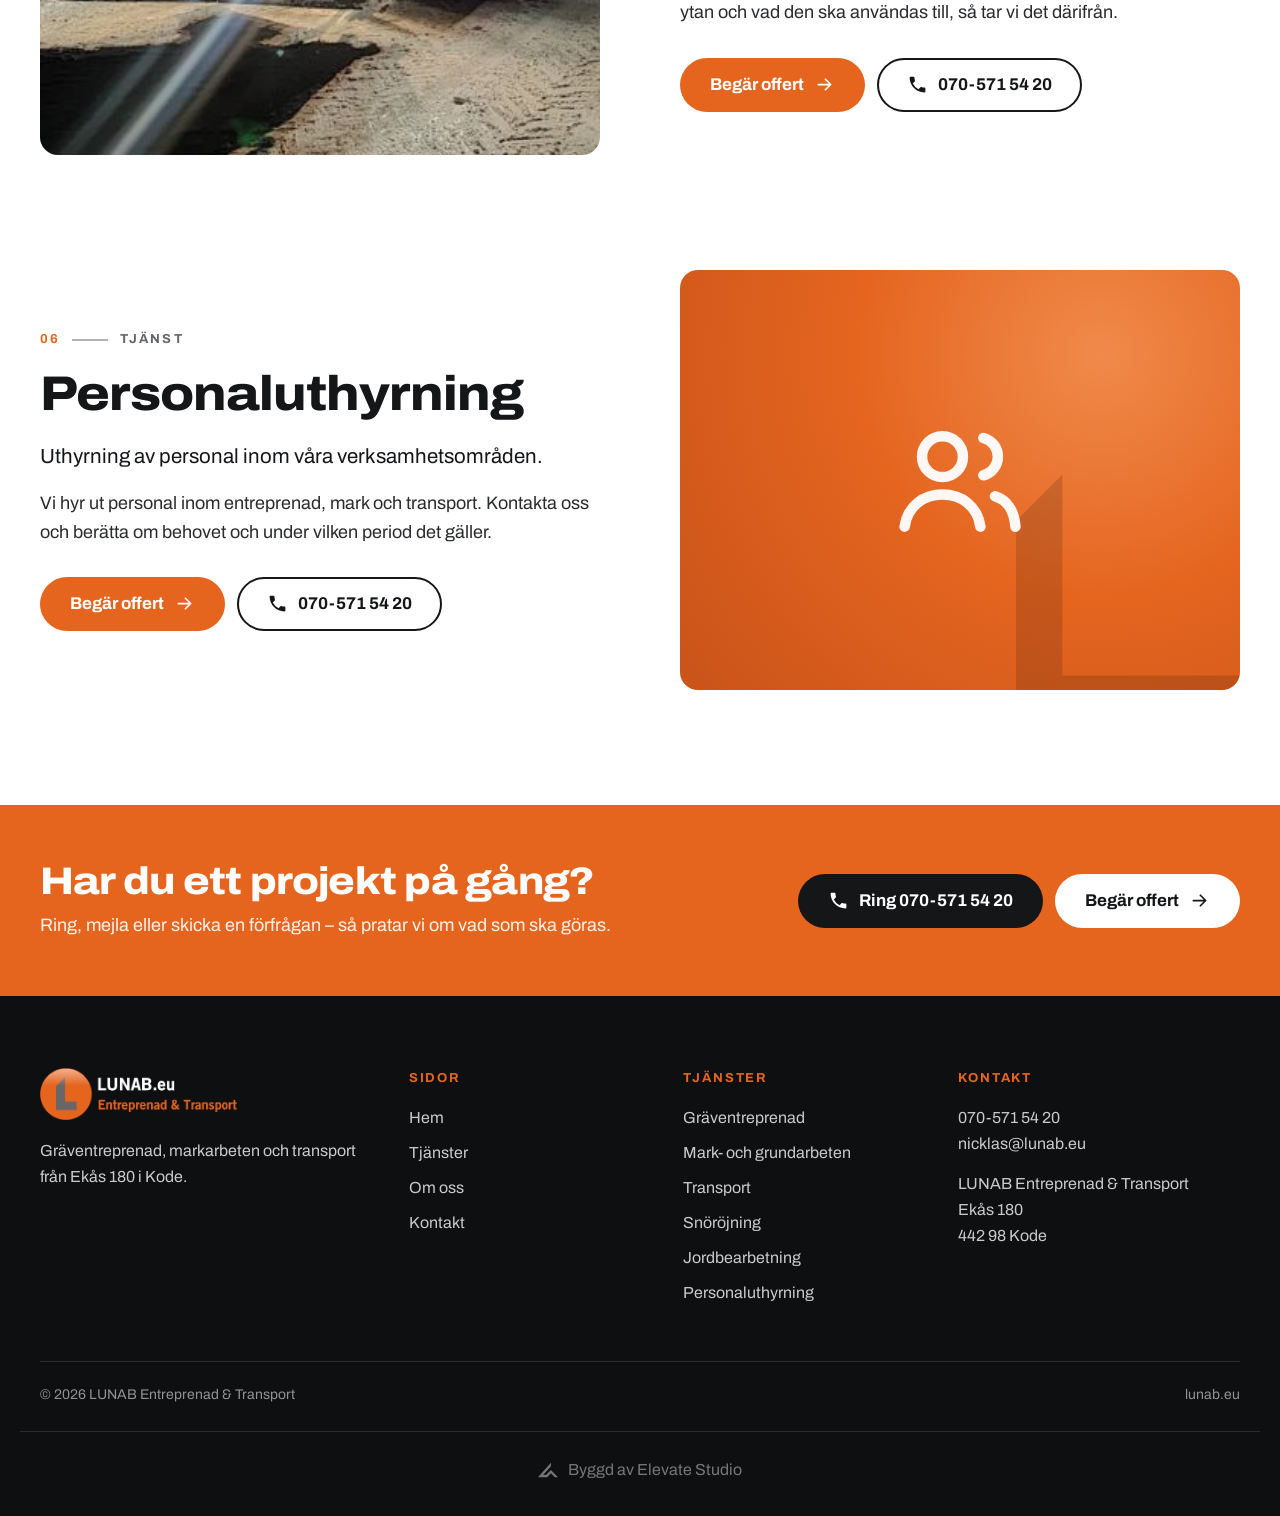
<file: docs/tjanster.html>
<!doctype html>
<html lang="sv">
<head>
<meta charset="utf-8">
<meta name="viewport" content="width=device-width, initial-scale=1">
<title>Tjänster – gräventreprenad, markarbeten, transport | LUNAB</title>
<meta name="description" content="LUNAB:s tjänster: gräventreprenad, mark- och grundarbeten, transport, snöröjning, jordbearbetning och personaluthyrning i Kode med omnejd.">
<link rel="canonical" href="https://elevatestudio018.github.io/LUNAB/tjanster.html">
<meta property="og:type" content="website">
<meta property="og:locale" content="sv_SE">
<meta property="og:title" content="Tjänster – gräventreprenad, markarbeten, transport | LUNAB">
<meta property="og:description" content="LUNAB:s tjänster: gräventreprenad, mark- och grundarbeten, transport, snöröjning, jordbearbetning och personaluthyrning i Kode med omnejd.">
<meta property="og:url" content="https://elevatestudio018.github.io/LUNAB/tjanster.html">
<meta property="og:image" content="https://elevatestudio018.github.io/LUNAB/img/markarbete-grus.jpg">
<meta name="theme-color" content="#151618">
<link rel="icon" href="img/symbol-32.png" sizes="32x32">
<link rel="apple-touch-icon" href="img/symbol-180.png">
<link rel="preconnect" href="https://fonts.googleapis.com">
<link rel="preconnect" href="https://fonts.gstatic.com" crossorigin>
<link rel="stylesheet" href="https://fonts.googleapis.com/css2?family=Archivo:wdth,wght@100..125,400..900&display=swap">
<link rel="stylesheet" href="assets/site.css">
<script type="application/ld+json">{"@context": "https://schema.org", "@type": "GeneralContractor", "name": "LUNAB Entreprenad & Transport", "url": "https://elevatestudio018.github.io/LUNAB/", "telephone": "+46 70 571 54 20", "email": "nicklas@lunab.eu", "image": "https://elevatestudio018.github.io/LUNAB/img/hero-maskin.jpg", "logo": "https://elevatestudio018.github.io/LUNAB/img/symbol-512.png", "sameAs": ["https://www.lunab.eu/"], "address": {"@type": "PostalAddress", "streetAddress": "Ekås 180", "postalCode": "442 98", "addressLocality": "Kode", "addressCountry": "SE"}, "areaServed": "Kode med omnejd", "makesOffer": [{"@type": "Offer", "itemOffered": {"@type": "Service", "name": "Gräventreprenad"}}, {"@type": "Offer", "itemOffered": {"@type": "Service", "name": "Mark- och grundarbeten"}}, {"@type": "Offer", "itemOffered": {"@type": "Service", "name": "Transport"}}, {"@type": "Offer", "itemOffered": {"@type": "Service", "name": "Snöröjning"}}, {"@type": "Offer", "itemOffered": {"@type": "Service", "name": "Jordbearbetning"}}, {"@type": "Offer", "itemOffered": {"@type": "Service", "name": "Personaluthyrning"}}]}</script>
</head>
<body>
<a class="skip" href="#main">Hoppa till innehållet</a>
<header class="head" id="head">
  <div class="wrap bar">
    <a class="logo" href="index.html" aria-label="LUNAB Entreprenad & Transport – startsidan"><img class="logo-img" src="img/lunab-logo-ljus.png" alt="LUNAB.eu Entreprenad &amp; Transport" width="444" height="117"></a>
    <nav class="nav" aria-label="Huvudmeny"><a href="index.html">Hem</a><a href="tjanster.html" aria-current="page">Tjänster</a><a href="om-oss.html">Om oss</a><a href="kontakt.html">Kontakt</a></nav>
    <a class="pill pill-orange head-cta" href="kontakt.html#offert">Begär offert <svg class="pi" viewBox="0 0 24 24" fill="none" aria-hidden="true"><path d="M5 12h13M13 6l6 6-6 6" fill="none" stroke="currentColor" stroke-width="2" stroke-linecap="round" stroke-linejoin="round"/></svg></a>
    <a class="round round-orange head-round" href="tel:+46705715420" aria-label="Ring 070-571 54 20"><svg class="pi" viewBox="0 0 24 24" fill="currentColor" aria-hidden="true"><path d="M6.6 10.8a15.1 15.1 0 0 0 6.6 6.6l2.2-2.2a1 1 0 0 1 1-.25 11.4 11.4 0 0 0 3.6.57 1 1 0 0 1 1 1V20a1 1 0 0 1-1 1A17 17 0 0 1 3 4a1 1 0 0 1 1-1h3.5a1 1 0 0 1 1 1c0 1.25.2 2.45.57 3.57a1 1 0 0 1-.25 1z"/></svg></a>
    <button class="burger" id="menuBtn" type="button" aria-expanded="false" aria-controls="menu" aria-label="Meny"><span></span><span></span></button>
  </div>
  <div class="menu" id="menu" hidden>
    <div class="wrap">
      <ul class="menu-main"><li><a href="index.html">Hem</a></li><li><a href="tjanster.html">Tjänster</a></li><li><a href="om-oss.html">Om oss</a></li><li><a href="kontakt.html">Kontakt</a></li></ul>
      <div class="btns"><a class="pill pill-orange" href="tel:+46705715420"><svg class="pi" viewBox="0 0 24 24" fill="currentColor" aria-hidden="true"><path d="M6.6 10.8a15.1 15.1 0 0 0 6.6 6.6l2.2-2.2a1 1 0 0 1 1-.25 11.4 11.4 0 0 0 3.6.57 1 1 0 0 1 1 1V20a1 1 0 0 1-1 1A17 17 0 0 1 3 4a1 1 0 0 1 1-1h3.5a1 1 0 0 1 1 1c0 1.25.2 2.45.57 3.57a1 1 0 0 1-.25 1z"/></svg>Ring 070-571 54 20</a><a class="pill pill-line" href="kontakt.html#offert">Begär offert</a></div>
    </div>
  </div>
</header>
<main id="main">

<section class="hero hero-small">
  <div class="hero-ph"><img class="" src="img/markarbete-grus.jpg" srcset="img/markarbete-grus-s.jpg 820w, img/markarbete-grus.jpg 1920w" sizes="100vw" alt="Grävmaskin som planerar en grusyta" fetchpriority="high"></div>
  <div class="wrap hero-in">
    <p class="crumbs"><a href="index.html">Hem</a> / Tjänster</p>
    <h1>Våra tjänster</h1>
    <p class="hero-lead">Entreprenad, markarbeten och transport – sex verksamhetsområden hos samma företag.</p>
    <div class="btns chips"><a class="pill pill-dark pill-sm" href="#gravning">Gräventreprenad</a><a class="pill pill-dark pill-sm" href="#mark">Mark- och grundarbeten</a><a class="pill pill-dark pill-sm" href="#transport">Transport</a><a class="pill pill-dark pill-sm" href="#snorojning">Snöröjning</a><a class="pill pill-dark pill-sm" href="#jord">Jordbearbetning</a><a class="pill pill-dark pill-sm" href="#personal">Personaluthyrning</a></div>
  </div>
  <svg class="swoosh" viewBox="0 0 1440 90" preserveAspectRatio="none" aria-hidden="true">
  <path d="M0 90V62C360 20 900 6 1440 30v60z" fill="var(--paper)"/>
  <path d="M0 62C360 20 900 6 1440 30" fill="none" stroke="var(--orange)" stroke-width="6"/>
  <path d="M0 74C420 34 960 22 1440 44" fill="none" stroke="var(--steel)" stroke-width="3" opacity=".8"/>
</svg>
</section>
<section class="sec">
  <div class="wrap svcs"><article class="svc reveal" id="gravning">
      <figure class="ph"><img class="" src="img/grav-villa.jpg" srcset="img/grav-villa-s.jpg 820w, img/grav-villa.jpg 1920w" sizes="(min-width: 960px) 50vw, 100vw" alt="Gräventreprenad – LUNAB" loading="lazy" decoding="async"></figure>
      <div>
        <p class="eyebrow"><span class="eb-num">01</span><span class="eb-line"></span>Tjänst</p>
        <h2>Gräventreprenad</h2>
        <p class="lead">Schaktning och grävarbeten för husbyggen, tomter och anläggningar.</p>
        <p>Vi utför grävarbeten inför byggen, vid ledningsdragning och när en tomt ska förberedas. Berätta vad som ska göras så går vi igenom förutsättningarna och lägger upp arbetet tillsammans med dig.</p>
        <div class="btns">
          <a class="pill pill-orange" href="kontakt.html?typ=Gräventreprenad#offert">Begär offert <svg class="pi" viewBox="0 0 24 24" fill="none" aria-hidden="true"><path d="M5 12h13M13 6l6 6-6 6" fill="none" stroke="currentColor" stroke-width="2" stroke-linecap="round" stroke-linejoin="round"/></svg></a>
          <a class="pill pill-line-dark" href="tel:+46705715420"><svg class="pi" viewBox="0 0 24 24" fill="currentColor" aria-hidden="true"><path d="M6.6 10.8a15.1 15.1 0 0 0 6.6 6.6l2.2-2.2a1 1 0 0 1 1-.25 11.4 11.4 0 0 0 3.6.57 1 1 0 0 1 1 1V20a1 1 0 0 1-1 1A17 17 0 0 1 3 4a1 1 0 0 1 1-1h3.5a1 1 0 0 1 1 1c0 1.25.2 2.45.57 3.57a1 1 0 0 1-.25 1z"/></svg>070-571 54 20</a>
        </div>
      </div>
    </article><article class="svc reveal svc-flip" id="mark">
      <figure class="ph"><img class="" src="img/markarbete-grus.jpg" srcset="img/markarbete-grus-s.jpg 820w, img/markarbete-grus.jpg 1920w" sizes="(min-width: 960px) 50vw, 100vw" alt="Mark- och grundarbeten – LUNAB" loading="lazy" decoding="async"></figure>
      <div>
        <p class="eyebrow"><span class="eb-num">02</span><span class="eb-line"></span>Tjänst</p>
        <h2>Mark- och grundarbeten</h2>
        <p class="lead">Markberedning och underarbete inför grund, uppfart och plan yta.</p>
        <p>Ett hållbart resultat börjar under ytan. Vi arbetar med markberedning och grundläggande markarbeten – från att jämna av och fylla upp till att förbereda ytan inför grund, uppfart eller planering.</p>
        <div class="btns">
          <a class="pill pill-orange" href="kontakt.html?typ=Mark- och grundarbeten#offert">Begär offert <svg class="pi" viewBox="0 0 24 24" fill="none" aria-hidden="true"><path d="M5 12h13M13 6l6 6-6 6" fill="none" stroke="currentColor" stroke-width="2" stroke-linecap="round" stroke-linejoin="round"/></svg></a>
          <a class="pill pill-line-dark" href="tel:+46705715420"><svg class="pi" viewBox="0 0 24 24" fill="currentColor" aria-hidden="true"><path d="M6.6 10.8a15.1 15.1 0 0 0 6.6 6.6l2.2-2.2a1 1 0 0 1 1-.25 11.4 11.4 0 0 0 3.6.57 1 1 0 0 1 1 1V20a1 1 0 0 1-1 1A17 17 0 0 1 3 4a1 1 0 0 1 1-1h3.5a1 1 0 0 1 1 1c0 1.25.2 2.45.57 3.57a1 1 0 0 1-.25 1z"/></svg>070-571 54 20</a>
        </div>
      </div>
    </article><article class="svc reveal" id="transport">
      <div class="ph ph-brand"><svg class="card-ic" viewBox="0 0 24 24" fill="none" aria-hidden="true"><path d="M2 6h12v10H2zM14 10h4l4 4v2h-8z" fill="none" stroke="currentColor" stroke-width="1.8" stroke-linejoin="round"/><circle cx="6" cy="18" r="2" fill="none" stroke="currentColor" stroke-width="1.8"/><circle cx="18" cy="18" r="2" fill="none" stroke="currentColor" stroke-width="1.8"/></svg><span class="card-l" aria-hidden="true"></span></div>
      <div>
        <p class="eyebrow"><span class="eb-num">03</span><span class="eb-line"></span>Tjänst</p>
        <h2>Transport</h2>
        <p class="lead">Vägtransporter och godstransporter, även i samband med våra markjobb.</p>
        <p>Vi har verksamhet inom vägtransporter och godstransporter. Det gör att material kan fraktas i samband med markarbetet eller som ett eget uppdrag. Hör av dig med vad som ska fraktas och vart.</p>
        <div class="btns">
          <a class="pill pill-orange" href="kontakt.html?typ=Transport#offert">Begär offert <svg class="pi" viewBox="0 0 24 24" fill="none" aria-hidden="true"><path d="M5 12h13M13 6l6 6-6 6" fill="none" stroke="currentColor" stroke-width="2" stroke-linecap="round" stroke-linejoin="round"/></svg></a>
          <a class="pill pill-line-dark" href="tel:+46705715420"><svg class="pi" viewBox="0 0 24 24" fill="currentColor" aria-hidden="true"><path d="M6.6 10.8a15.1 15.1 0 0 0 6.6 6.6l2.2-2.2a1 1 0 0 1 1-.25 11.4 11.4 0 0 0 3.6.57 1 1 0 0 1 1 1V20a1 1 0 0 1-1 1A17 17 0 0 1 3 4a1 1 0 0 1 1-1h3.5a1 1 0 0 1 1 1c0 1.25.2 2.45.57 3.57a1 1 0 0 1-.25 1z"/></svg>070-571 54 20</a>
        </div>
      </div>
    </article><article class="svc reveal svc-flip" id="snorojning">
      <figure class="ph"><img class="" src="img/hjullastare-kvall.jpg" srcset="img/hjullastare-kvall-s.jpg 820w, img/hjullastare-kvall.jpg 1920w" sizes="(min-width: 960px) 50vw, 100vw" alt="Snöröjning – LUNAB" loading="lazy" decoding="async"></figure>
      <div>
        <p class="eyebrow"><span class="eb-num">04</span><span class="eb-line"></span>Tjänst</p>
        <h2>Snöröjning</h2>
        <p class="lead">Snöröjning när vintern kommer – kontakta oss för upplägg.</p>
        <p>Snöröjning är en av våra verksamheter. Kontakta oss om ytor som behöver hållas framkomliga under vintern så berättar vi hur vi kan hjälpa till.</p>
        <div class="btns">
          <a class="pill pill-orange" href="kontakt.html?typ=Snöröjning#offert">Begär offert <svg class="pi" viewBox="0 0 24 24" fill="none" aria-hidden="true"><path d="M5 12h13M13 6l6 6-6 6" fill="none" stroke="currentColor" stroke-width="2" stroke-linecap="round" stroke-linejoin="round"/></svg></a>
          <a class="pill pill-line-dark" href="tel:+46705715420"><svg class="pi" viewBox="0 0 24 24" fill="currentColor" aria-hidden="true"><path d="M6.6 10.8a15.1 15.1 0 0 0 6.6 6.6l2.2-2.2a1 1 0 0 1 1-.25 11.4 11.4 0 0 0 3.6.57 1 1 0 0 1 1 1V20a1 1 0 0 1-1 1A17 17 0 0 1 3 4a1 1 0 0 1 1-1h3.5a1 1 0 0 1 1 1c0 1.25.2 2.45.57 3.57a1 1 0 0 1-.25 1z"/></svg>070-571 54 20</a>
        </div>
      </div>
    </article><article class="svc reveal" id="jord">
      <figure class="ph"><img class="" src="img/traktor-natt.jpg" srcset="img/traktor-natt-s.jpg 820w, img/traktor-natt.jpg 1920w" sizes="(min-width: 960px) 50vw, 100vw" alt="Jordbearbetning – LUNAB" loading="lazy" decoding="async"></figure>
      <div>
        <p class="eyebrow"><span class="eb-num">05</span><span class="eb-line"></span>Tjänst</p>
        <h2>Jordbearbetning</h2>
        <p class="lead">Bearbetning av jord och mark utifrån vad ytan ska användas till.</p>
        <p>Vi utför jordbearbetning som en del av vårt arbete med mark. Beskriv ytan och vad den ska användas till, så tar vi det därifrån.</p>
        <div class="btns">
          <a class="pill pill-orange" href="kontakt.html?typ=Jordbearbetning#offert">Begär offert <svg class="pi" viewBox="0 0 24 24" fill="none" aria-hidden="true"><path d="M5 12h13M13 6l6 6-6 6" fill="none" stroke="currentColor" stroke-width="2" stroke-linecap="round" stroke-linejoin="round"/></svg></a>
          <a class="pill pill-line-dark" href="tel:+46705715420"><svg class="pi" viewBox="0 0 24 24" fill="currentColor" aria-hidden="true"><path d="M6.6 10.8a15.1 15.1 0 0 0 6.6 6.6l2.2-2.2a1 1 0 0 1 1-.25 11.4 11.4 0 0 0 3.6.57 1 1 0 0 1 1 1V20a1 1 0 0 1-1 1A17 17 0 0 1 3 4a1 1 0 0 1 1-1h3.5a1 1 0 0 1 1 1c0 1.25.2 2.45.57 3.57a1 1 0 0 1-.25 1z"/></svg>070-571 54 20</a>
        </div>
      </div>
    </article><article class="svc reveal svc-flip" id="personal">
      <div class="ph ph-brand"><svg class="card-ic" viewBox="0 0 24 24" fill="none" aria-hidden="true"><circle cx="9" cy="8" r="3.5" fill="none" stroke="currentColor" stroke-width="1.8"/><path d="M2.5 20c.5-3.5 3.2-5.5 6.5-5.5s6 2 6.5 5.5M16 4.8a3.3 3.3 0 0 1 0 6.4M18 14.8c2 .6 3.3 2.4 3.5 5.2" fill="none" stroke="currentColor" stroke-width="1.8" stroke-linecap="round"/></svg><span class="card-l" aria-hidden="true"></span></div>
      <div>
        <p class="eyebrow"><span class="eb-num">06</span><span class="eb-line"></span>Tjänst</p>
        <h2>Personaluthyrning</h2>
        <p class="lead">Uthyrning av personal inom våra verksamhetsområden.</p>
        <p>Vi hyr ut personal inom entreprenad, mark och transport. Kontakta oss och berätta om behovet och under vilken period det gäller.</p>
        <div class="btns">
          <a class="pill pill-orange" href="kontakt.html?typ=Personaluthyrning#offert">Begär offert <svg class="pi" viewBox="0 0 24 24" fill="none" aria-hidden="true"><path d="M5 12h13M13 6l6 6-6 6" fill="none" stroke="currentColor" stroke-width="2" stroke-linecap="round" stroke-linejoin="round"/></svg></a>
          <a class="pill pill-line-dark" href="tel:+46705715420"><svg class="pi" viewBox="0 0 24 24" fill="currentColor" aria-hidden="true"><path d="M6.6 10.8a15.1 15.1 0 0 0 6.6 6.6l2.2-2.2a1 1 0 0 1 1-.25 11.4 11.4 0 0 0 3.6.57 1 1 0 0 1 1 1V20a1 1 0 0 1-1 1A17 17 0 0 1 3 4a1 1 0 0 1 1-1h3.5a1 1 0 0 1 1 1c0 1.25.2 2.45.57 3.57a1 1 0 0 1-.25 1z"/></svg>070-571 54 20</a>
        </div>
      </div>
    </article></div>
</section>
</main>
<section class="cta-band">
  <div class="wrap cta-in">
    <div>
      <h2>Har du ett projekt på gång?</h2>
      <p>Ring, mejla eller skicka en förfrågan – så pratar vi om vad som ska göras.</p>
    </div>
    <div class="btns"><a class="pill pill-orange" href="tel:+46705715420"><svg class="pi" viewBox="0 0 24 24" fill="currentColor" aria-hidden="true"><path d="M6.6 10.8a15.1 15.1 0 0 0 6.6 6.6l2.2-2.2a1 1 0 0 1 1-.25 11.4 11.4 0 0 0 3.6.57 1 1 0 0 1 1 1V20a1 1 0 0 1-1 1A17 17 0 0 1 3 4a1 1 0 0 1 1-1h3.5a1 1 0 0 1 1 1c0 1.25.2 2.45.57 3.57a1 1 0 0 1-.25 1z"/></svg>Ring 070-571 54 20</a><a class="pill pill-light" href="kontakt.html#offert">Begär offert <svg class="pi" viewBox="0 0 24 24" fill="none" aria-hidden="true"><path d="M5 12h13M13 6l6 6-6 6" fill="none" stroke="currentColor" stroke-width="2" stroke-linecap="round" stroke-linejoin="round"/></svg></a></div>
  </div>
</section>
<footer class="foot">
  <div class="wrap">
    <div class="foot-grid">
      <div>
        <img class="foot-logo" src="img/lunab-logo-ljus.png" alt="LUNAB Entreprenad & Transport" width="444" height="117" loading="lazy">
        <p class="foot-tag">Gräventreprenad, markarbeten och transport från Ekås 180 i Kode.</p>
      </div>
      <div><p class="foot-h">Sidor</p><ul><li><a href="index.html">Hem</a></li><li><a href="tjanster.html">Tjänster</a></li><li><a href="om-oss.html">Om oss</a></li><li><a href="kontakt.html">Kontakt</a></li></ul></div>
      <div><p class="foot-h">Tjänster</p><ul><li><a href="tjanster.html#gravning">Gräventreprenad</a></li><li><a href="tjanster.html#mark">Mark- och grundarbeten</a></li><li><a href="tjanster.html#transport">Transport</a></li><li><a href="tjanster.html#snorojning">Snöröjning</a></li><li><a href="tjanster.html#jord">Jordbearbetning</a></li><li><a href="tjanster.html#personal">Personaluthyrning</a></li></ul></div>
      <div>
        <p class="foot-h">Kontakt</p>
        <p><a href="tel:+46705715420">070-571 54 20</a><br><a href="mailto:nicklas@lunab.eu">nicklas@lunab.eu</a></p>
        <p>LUNAB Entreprenad & Transport<br>Ekås 180<br>442 98 Kode</p>
      </div>
    </div>
    <div class="foot-end">
      <span>© <span data-year></span> LUNAB Entreprenad & Transport</span>
      <a href="https://www.lunab.eu/">lunab.eu</a>
    </div>
  </div>
<!-- elevate-credit -->
<style>.elevate-credit{max-width:1240px;margin:24px auto 0;padding:20px 16px 0;border-top:1px solid rgba(128,128,128,.25);display:flex;justify-content:center;box-sizing:border-box}.elevate-credit a{display:inline-flex;align-items:center;gap:10px;padding:8px 0;font:inherit;font-size:15px;line-height:1;color:inherit;opacity:.55;text-decoration:none;transition:opacity .2s}.elevate-credit a:hover,.elevate-credit a:focus-visible{opacity:1}.elevate-credit svg{width:20px;height:20px;flex:none;display:block}@media(min-width:1024px){.elevate-credit a{font-size:16px}}</style>
<div class="elevate-credit"><a href="https://elevatestudio.nu" target="_blank" rel="noopener"><svg viewBox="0 0 1884.3 1353.9" aria-hidden="true"><path d="M0.0 1353.9 L1218.7 0.0 L1218.7 329.1 L479.7 1136.4 L786.7 1132.4 L1215.5 687.4 L1884.3 1349.9 L1590.1 1349.9 L1218.6 994.7 L865.4 1349.9Z" fill="currentColor"/></svg>Byggd av Elevate Studio</a></div>
</footer>
<a class="fab" href="tel:+46705715420" aria-label="Ring 070-571 54 20"><svg class="pi" viewBox="0 0 24 24" fill="currentColor" aria-hidden="true"><path d="M6.6 10.8a15.1 15.1 0 0 0 6.6 6.6l2.2-2.2a1 1 0 0 1 1-.25 11.4 11.4 0 0 0 3.6.57 1 1 0 0 1 1 1V20a1 1 0 0 1-1 1A17 17 0 0 1 3 4a1 1 0 0 1 1-1h3.5a1 1 0 0 1 1 1c0 1.25.2 2.45.57 3.57a1 1 0 0 1-.25 1z"/></svg></a>
<script src="assets/site.js" defer></script>
</body>
</html>
</file>
<file: brixly-clone/css/style.css>
:root {
  --brixly: #11243d;
  --dark: #0a1626;
  --sand: #f5f3e9;
  --warm: #ffead9;
  --blue: #cdd9e6;
  --orange: #ff8b33;
  --white: #fff;
  --primary: var(--orange);

  --px: clamp(1rem, 5vw, 5rem);
  --gap: clamp(1rem, 2vw, 2rem);
  --header-h: 7rem;
}

*, *::before, *::after { box-sizing: border-box; }

html { scroll-behavior: smooth; }

body {
  margin: 0;
  font-family: 'Rethink Sans', system-ui, sans-serif;
  font-size: clamp(1rem, 0.95rem + 0.2vw, 1.15rem);
  line-height: 1.5;
  color: var(--brixly);
  background: var(--white);
  -webkit-font-smoothing: antialiased;
}

img { display: block; max-width: 100%; }
a { color: inherit; }
ul { list-style: none; margin: 0; padding: 0; }

h1, h2, h3, .txt-h1, .txt-h2 { font-weight: 800; line-height: 1.1; margin: 0 0 0.5em; letter-spacing: -0.01em; }
h1, .txt-h1 { font-size: clamp(2.2rem, 1.5rem + 3.2vw, 4.5rem); }
h2 { font-size: clamp(1.8rem, 1.3rem + 2vw, 3.2rem); }
.txt-h2 { font-size: clamp(1.5rem, 1.1rem + 1.6vw, 2.6rem); font-weight: 400; line-height: 1.2; }
.txt-h2 strong { font-weight: 800; }
h3 { font-size: clamp(1.25rem, 1.1rem + 0.6vw, 1.6rem); }
p { margin: 0 0 1em; }
.txt-lg { font-size: clamp(1.1rem, 1rem + 0.4vw, 1.35rem); }

.color-primary { color: var(--primary); }
.bg-brixly { background: var(--brixly); color: var(--white); }
.bg-dark { background: var(--dark); color: var(--white); }
.bg-sand { background: var(--sand); color: var(--brixly); }

.container { padding-inline: var(--px); }
.narrow > * { max-width: 62rem; }

/* Arrow icon shared by buttons, links and cards */
.button-lg::before, .link::before, .card::before {
  content: "";
  display: inline-block;
  width: 0.8em;
  height: 0.8em;
  margin-right: 0.35em;
  background-color: currentColor;
  -webkit-mask: url(../assets/icons/arrow.svg) center / contain no-repeat;
          mask: url(../assets/icons/arrow.svg) center / contain no-repeat;
  transition: transform 0.3s ease-in-out;
}
.button-lg:hover::before, .link:hover::before, .card:hover::before { transform: rotate(45deg); }

.button-lg {
  display: inline-block;
  margin: 0.2em 0.2em 0.2em 0;
  padding: 0.5em 1em;
  background: var(--primary);
  color: var(--brixly);
  font-size: clamp(1rem, 0.9rem + 0.4vw, 1.3rem);
  font-weight: 700;
  text-decoration: none;
  transition: scale 0.3s;
}
.button-lg.bg-white { background: var(--white); }
.button-lg:hover { scale: 0.95; }

.link {
  text-transform: uppercase;
  letter-spacing: 0.05em;
  font-weight: 700;
  text-decoration: none;
}
.buttons { display: flex; flex-wrap: wrap; align-items: center; gap: 0.5em 1.25em; margin-top: 1.5em; }

/* ---------- Header ---------- */
.site-header {
  position: absolute;
  inset: 0 0 auto 0;
  z-index: 50;
  display: flex;
  align-items: center;
  gap: 2rem;
  padding: 2.5rem var(--px) 1.25rem;
  color: var(--white);
}
.logo { display: block; width: 8rem; color: inherit; position: relative; z-index: 60; }
.logo svg { width: 100%; height: auto; display: block; }
@media (min-width: 1280px) { .logo { width: 14rem; } }

.menu { flex: 1; }
.menu-list { display: flex; gap: 2rem; align-items: center; }
.menu-toggle, .menu-search {
  position: relative;
  z-index: 60;
  background: none;
  border: 0;
  padding: 0;
  font: inherit;
  font-weight: 700;
  color: inherit;
  cursor: pointer;
  text-decoration: none;
}
.menu-toggle::after {
  content: "";
  display: inline-block;
  width: 0.45em; height: 0.45em;
  margin-left: 0.5em;
  border-right: 2px solid currentColor;
  border-bottom: 2px solid currentColor;
  transform: translateY(-0.2em) rotate(45deg);
  transition: transform 0.2s;
}
.menu-item.open .menu-toggle::after { transform: translateY(0.05em) rotate(-135deg); }
.menu-item.open .menu-toggle { color: var(--primary); }

.submenu {
  position: absolute;
  inset: 0 0 auto 0;
  z-index: 40;
  background: var(--dark);
  color: var(--white);
  padding: 8rem var(--px) 3rem;
  min-height: 400px;
  opacity: 0;
  visibility: hidden;
  transform: translateY(-1rem);
  transition: opacity 0.25s, transform 0.25s, visibility 0.25s;
}
.menu-item.open .submenu { opacity: 1; visibility: visible; transform: none; }
.submenu-inner { display: grid; grid-template-columns: repeat(12, 1fr); gap: 2rem; }
.submenu-col { grid-column: span 3; }
.submenu-col.wide { grid-column: span 6; }
.submenu-title { text-transform: uppercase; font-weight: 700; letter-spacing: 0.1em; font-size: 0.85rem; opacity: 0.7; margin: 0 0 1em; }
.submenu-title:not(:first-child) { margin-top: 2em; }
.link-list li { margin-bottom: 0.5em; }
.link-list a, .link-list-lg a { text-decoration: none; }
.link-list a:hover, .link-list-lg a:hover { color: var(--primary); }
.link-list-lg li { border-bottom: 1px solid rgba(255,255,255,0.2); }
.link-list-lg a { display: block; padding: 0.4em 0; font-size: clamp(1.3rem, 1rem + 1vw, 2rem); font-weight: 700; }

.nav-overlay { position: fixed; inset: 0; background: rgba(10,22,38,0.5); z-index: 30; opacity: 0; visibility: hidden; transition: opacity 0.25s; }
body.menu-open .nav-overlay { opacity: 1; visibility: visible; }

.menu-btn { display: none; }

/* ---------- Cards ---------- */
.card {
  position: relative;
  display: flex;
  align-items: flex-end;
  aspect-ratio: 12 / 16;
  padding: 2rem;
  overflow: hidden;
  background: var(--sand);
  color: var(--brixly);
  font-weight: 700;
  text-transform: uppercase;
  letter-spacing: 0.1em;
  text-decoration: none;
  transition: scale 0.3s;
}
.card::before {
  position: absolute;
  top: 1rem; right: 1rem;
  width: 2.5em; height: 2.5em;
  margin: 0;
  -webkit-mask-image: url(../assets/icons/arrow-light.svg);
          mask-image: url(../assets/icons/arrow-light.svg);
  z-index: 2;
}
.card:hover { scale: 0.95; }
.card span { position: relative; z-index: 1; }
.card-brixly { background: var(--brixly); color: var(--white); aspect-ratio: 1; }
.card-img { color: var(--white); aspect-ratio: 1; }
.card-img img { position: absolute; inset: 0; width: 100%; height: 100%; object-fit: cover; }
.card-img::after { content: ""; position: absolute; inset: 0; background: linear-gradient(to top, rgba(10,22,38,0.6), transparent 60%); }

.cards { display: grid; grid-template-columns: repeat(4, 1fr); gap: 1rem; padding-block: 5rem; }

/* ---------- Sections ---------- */
.hero { padding: calc(var(--header-h) + 5rem) var(--px) 3rem; }
.hero .container { padding: 0; }

.image-block { position: relative; display: flex; align-items: flex-end; aspect-ratio: 16 / 9; overflow: hidden; color: var(--white); }
.image-block .cover { position: absolute; inset: 0; width: 100%; height: 100%; object-fit: cover; opacity: 0.9; }
.image-block::after { content: ""; position: absolute; inset: 0; background: linear-gradient(to top, rgba(10,22,38,0.75), rgba(10,22,38,0) 65%); }
.image-block-content { position: relative; z-index: 1; padding-block: 5rem; }
.image-block.boxed .image-block-content { padding: 5rem; max-width: 62rem; }

.intro { padding-bottom: 5rem; }
.cols-3 { display: grid; grid-template-columns: repeat(3, 1fr); gap: 2rem; margin-top: 1rem; }

#hallbarhet { padding-bottom: 5rem; }

.split { display: grid; grid-template-columns: 1fr 1fr; }
.split-text { display: flex; align-items: center; justify-content: center; padding: 3rem; }
.split-text > div { max-width: 35rem; }
.split-img img { width: 100%; height: 100%; object-fit: cover; aspect-ratio: 1; }

/* ---------- Footer ---------- */
.site-footer { padding-block: 5rem 2rem; font-size: 0.95rem; }
.footer-grid { display: grid; grid-template-columns: repeat(4, 1fr); gap: 2rem; }
.footer-title { text-transform: uppercase; font-weight: 700; letter-spacing: 0.1em; font-size: 0.85rem; opacity: 0.7; }
.site-footer li { margin-bottom: 0.35em; }
.site-footer a { text-decoration: none; }
.site-footer a:hover { color: var(--primary); }
.offices { columns: 2; }
.cert-list { display: flex; flex-wrap: wrap; gap: 0.5rem; }
.cert-list li { border: 1px solid rgba(255,255,255,0.3); padding: 0.3em 0.7em; font-size: 0.8rem; font-weight: 700; }
.footer-bottom { display: flex; flex-wrap: wrap; align-items: center; gap: 1.5rem 2rem; margin-top: 4rem; padding-top: 2rem; border-top: 1px solid rgba(255,255,255,0.15); }
.logo-footer { width: 10rem; }
.social { display: flex; gap: 0.75rem; }
.social a { display: grid; place-items: center; width: 2.25rem; height: 2.25rem; border-radius: 50%; background: rgba(255,255,255,0.1); font-weight: 700; font-size: 0.8rem; }
.social a:hover { background: var(--primary); color: var(--brixly); }
.copyright { margin: 0 0 0 auto; opacity: 0.7; }

/* ---------- Responsive ---------- */
@media (max-width: 1023px) {
  .site-header { padding-top: 1.5rem; justify-content: space-between; }
  .menu {
    position: fixed;
    inset: 0;
    z-index: 55;
    background: var(--dark);
    padding: 6rem var(--px) 2rem;
    overflow-y: auto;
    transform: translateX(100%);
    transition: transform 0.3s ease;
  }
  body.nav-open .menu { transform: none; }
  body.nav-open { overflow: hidden; }
  .menu-list { flex-direction: column; align-items: stretch; gap: 0; }
  .menu-item { border-bottom: 1px solid rgba(255,255,255,0.15); }
  .menu-toggle, .menu-search { display: flex; justify-content: space-between; width: 100%; padding: 1rem 0; font-size: 1.4rem; }
  .submenu { position: static; min-height: 0; padding: 0 0 1.5rem; opacity: 1; visibility: visible; transform: none; display: none; background: none; }
  .menu-item.open .submenu { display: block; }
  .submenu-inner { display: block; }
  .submenu-col .card { display: none; }
  .link-list-lg a { font-size: 1.15rem; }

  .menu-btn {
    display: flex; flex-direction: column; justify-content: center; gap: 6px;
    position: relative; z-index: 60;
    width: 2.5rem; height: 2.5rem;
    background: none; border: 0; padding: 0; cursor: pointer; color: inherit;
  }
  .menu-btn span { display: block; height: 2px; background: currentColor; transition: transform 0.3s, opacity 0.3s; }
  body.nav-open .menu-btn span:nth-child(1) { transform: translateY(8px) rotate(45deg); }
  body.nav-open .menu-btn span:nth-child(2) { opacity: 0; }
  body.nav-open .menu-btn span:nth-child(3) { transform: translateY(-8px) rotate(-45deg); }
  .logo { margin-right: auto; }

  .cards { grid-template-columns: repeat(2, 1fr); }
  .cards .card { padding: 1rem; font-size: 0.9em; }
  .card { text-transform: none; letter-spacing: 0; hyphens: auto; }
  .cols-3 { grid-template-columns: 1fr; }
  .footer-grid { grid-template-columns: repeat(2, 1fr); }
}

@media (max-width: 767px) {
  .image-block { aspect-ratio: auto; min-height: 120vw; }
  .image-block.boxed .image-block-content { padding: 2rem; }
  .split, .split-reverse { grid-template-columns: 1fr; }
  .split-reverse .split-img { order: 2; }
  .split-text { padding: 3rem var(--px); }
  .footer-grid { grid-template-columns: 1fr; }
  .copyright { margin-left: 0; }
  .button-lg { padding: 0.5em 0.75em; }
}
</file>
<file: docs/assets/site.css>
/* LUNAB Entreprenad & Transport. Loggans orange och grafit bär sidan: mörk filmisk hero och sidfot (AMT Bygg),
   numrerade rubrikhuvuden och svepande streck under heron (AMT Bygg 2), piller- och runda Ring-knappar (S-Bygg). */

:root {
  --ink: #151618;
  --ink-2: #0e0f10;
  --graphite: #232528;
  --steel: #6b6b6b;
  --text: #2b2c2e;
  --muted: #64666a;
  --paper: #ffffff;
  --tint: #f4f2ef;
  --line: #dcd8d2;
  --orange: #e5651f;
  --orange-2: #c9531a;
  --error: #c0262d;
  --wrap: 1280px;
  --head-h: 84px;
  --r: 18px;
  --font: "Archivo", "Helvetica Neue", Arial, sans-serif;
  --ease: cubic-bezier(.2, .7, .1, 1);
}

*, *::before, *::after { box-sizing: border-box; }
html { scroll-behavior: smooth; scroll-padding-top: calc(var(--head-h) + 12px); -webkit-text-size-adjust: 100%; }
body { margin: 0; background: var(--paper); color: var(--text); font: 400 18px/1.62 var(--font); -webkit-font-smoothing: antialiased; overflow-x: hidden; overflow-wrap: break-word; }
[hidden] { display: none !important; }
img { display: block; max-width: 100%; }
a { color: inherit; }
h1, h2, h3 { margin: 0; color: var(--ink); font-weight: 800; font-stretch: 112%; letter-spacing: -.02em; line-height: 1.08; text-wrap: balance; }
h2 { font-size: clamp(32px, 3.8vw, 52px); }
h3 { font-size: clamp(21px, 1.8vw, 25px); font-stretch: 105%; }
p, figure { margin: 0; }
ul, ol { margin: 0; padding: 0; list-style: none; }
button { font: inherit; color: inherit; }
::selection { background: var(--orange); color: #fff; }
:focus-visible { outline: 3px solid var(--orange); outline-offset: 3px; }
.skip { position: absolute; left: 12px; top: -60px; z-index: 100; padding: 10px 16px; background: var(--orange); color: #fff; }
.skip:focus { top: 12px; }
.wrap { width: 100%; max-width: var(--wrap); margin-inline: auto; padding-inline: 20px; }
@media (min-width: 700px) { .wrap { padding-inline: 40px; } }

/* Knappar: piller och runda (S-Bygg) */
.pill { display: inline-flex; align-items: center; justify-content: center; gap: 10px; min-height: 54px; padding: 13px 28px; border: 2px solid transparent; border-radius: 999px; font: 700 17px/1.15 var(--font); text-decoration: none; cursor: pointer; transition: background-color .18s, color .18s, border-color .18s, transform .12s; }
.pill:active { transform: scale(.97); }
.pill .pi { width: 21px; height: 21px; flex: none; transition: transform .2s var(--ease); }
.pill:hover .pi { transform: translateX(3px); }
.pill-orange { background: var(--orange); color: #fff; }
.pill-orange:hover { background: var(--orange-2); }
.pill-dark { background: var(--ink); color: #fff; }
.pill-dark:hover { background: #000; }
.pill-light { background: #fff; color: var(--ink); }
.pill-light:hover { background: var(--tint); }
.pill-glass { background: rgb(255 255 255 / .08); color: #fff; border-color: rgb(255 255 255 / .55); backdrop-filter: blur(6px); }
.pill-glass:hover { background: #fff; color: var(--ink); }
.pill-line { color: #fff; border-color: rgb(255 255 255 / .5); }
.pill-line-dark { color: var(--ink); border-color: var(--ink); }
.pill-line-dark:hover { background: var(--ink); color: #fff; }
.pill-sm { min-height: 44px; padding: 9px 20px; font-size: 15px; }
.round { display: grid; place-items: center; width: 52px; height: 52px; flex: none; border-radius: 50%; }
.round .pi { width: 22px; height: 22px; }
.round-orange { background: var(--orange); color: #fff; }
.round-dark { background: var(--ink); color: #fff; }
.round-line { width: 40px; height: 40px; border: 1.5px solid currentColor; }
.round-line .pi { width: 18px; height: 18px; }
.btns { display: flex; flex-wrap: wrap; gap: 12px; margin-top: 30px; }
.link { background: none; border: 0; padding: 0; font-weight: 700; text-decoration: underline; text-underline-offset: 4px; cursor: pointer; }
.arrow-link { display: inline-flex; align-items: center; gap: 12px; font-weight: 700; text-decoration: none; }
.arrow-link:hover .round-line { background: var(--orange); border-color: var(--orange); color: #fff; }

/* Rubrikhuvud: 01 —— ETIKETT (AMT Bygg 2) */
.eyebrow { display: flex; align-items: center; gap: 12px; margin-bottom: 18px; font-size: 13px; font-weight: 700; letter-spacing: .16em; text-transform: uppercase; color: var(--muted); }
.eb-num { color: var(--orange); }
.eb-line { width: 36px; height: 2px; background: currentColor; opacity: .5; }

/* Sidhuvud */
.head { position: sticky; top: 0; z-index: 50; background: rgb(21 22 24 / .92); backdrop-filter: blur(10px); color: #fff; border-bottom: 1px solid rgb(255 255 255 / .08); }
.bar { display: flex; align-items: center; gap: 16px; height: var(--head-h); }
.logo-img { height: 40px; width: auto; }
@media (min-width: 700px) { .logo-img { height: 46px; } }
.nav { display: none; margin-left: auto; gap: 30px; }
.nav a { position: relative; font-weight: 600; font-size: 16px; text-decoration: none; padding: 6px 0; }
.nav a::after { content: ""; position: absolute; left: 0; right: 0; bottom: 0; height: 2px; background: var(--orange); transform: scaleX(0); transition: transform .25s var(--ease); }
.nav a:hover::after, .nav a[aria-current="page"]::after { transform: scaleX(1); }
.head-cta { display: none; min-height: 48px; padding: 10px 22px; font-size: 16px; }
.head-round { margin-left: auto; width: 48px; height: 48px; }
.burger { display: grid; align-content: center; gap: 8px; width: 48px; height: 48px; padding: 0 11px; border: 0; background: none; cursor: pointer; }
.burger span { display: block; height: 2px; background: #fff; transition: transform .2s; }
.burger[aria-expanded="true"] span:first-child { transform: translateY(5px) rotate(45deg); }
.burger[aria-expanded="true"] span:last-child { transform: translateY(-5px) rotate(-45deg); }
.menu { border-top: 1px solid rgb(255 255 255 / .12); max-height: calc(100svh - var(--head-h)); overflow-y: auto; }
.menu .wrap { padding-top: 10px; padding-bottom: 30px; }
.menu-main a { display: block; padding: 12px 0; font-size: 28px; font-weight: 800; font-stretch: 112%; text-decoration: none; border-bottom: 1px solid rgb(255 255 255 / .08); }
@media (min-width: 1000px) {
  .nav { display: flex; }
  .head-cta { display: inline-flex; margin-left: 10px; }
  .head-round, .burger, .menu { display: none !important; }
}

/* Hero: mörk och filmisk (AMT Bygg) med svepande streck (AMT Bygg 2) */
.hero { position: relative; isolation: isolate; display: flex; align-items: flex-end; min-height: min(92svh, 860px); color: #fff; background: var(--ink-2); overflow: hidden; }
.hero-ph { position: absolute; inset: 0; z-index: -1; }
.hero-ph img { width: 100%; height: 100%; object-fit: cover; animation: zoom 18s ease-out both; }
.hero-ph::after { content: ""; position: absolute; inset: 0; background: linear-gradient(180deg, rgb(10 11 12 / .45) 0%, rgb(10 11 12 / .25) 35%, rgb(10 11 12 / .85) 100%), linear-gradient(90deg, rgb(10 11 12 / .6), transparent 70%); }
@keyframes zoom { from { transform: scale(1.08); } to { transform: scale(1); } }
.hero-in { padding-top: 80px; padding-bottom: clamp(110px, 12vw, 160px); }
.hero-kicker { display: inline-flex; align-items: center; gap: 10px; margin-bottom: 22px; padding: 7px 16px; border: 1px solid rgb(255 255 255 / .3); border-radius: 999px; font-size: 14px; font-weight: 600; letter-spacing: .06em; text-transform: uppercase; }
.dot { width: 8px; height: 8px; border-radius: 50%; background: var(--orange); box-shadow: 0 0 0 4px rgb(229 101 31 / .3); }
.hero h1 { color: #fff; max-width: 14em; font-size: clamp(40px, 6.6vw, 92px); font-weight: 900; font-stretch: 118%; line-height: 1.0; letter-spacing: -.03em; }
.hero-row { display: grid; gap: 8px; margin-top: 36px; padding-top: 30px; border-top: 1px solid rgb(255 255 255 / .22); }
@media (min-width: 960px) { .hero-row { grid-template-columns: 1fr auto; align-items: end; gap: 48px; } .hero-row .btns { margin-top: 0; } }
.hero-lead { max-width: 36em; font-size: clamp(18px, 1.6vw, 21px); line-height: 1.55; color: rgb(255 255 255 / .9); }
.hero h1 + .hero-lead { margin-top: 22px; }
.hero-small { min-height: min(66svh, 600px); }
.crumbs { margin-bottom: 18px; font-size: 15px; color: rgb(255 255 255 / .75); }
.crumbs a { color: #fff; }
.chips .pill-dark { background: rgb(255 255 255 / .1); border-color: rgb(255 255 255 / .25); }
.chips .pill-dark:hover { background: var(--orange); border-color: var(--orange); }
.swoosh { position: absolute; left: 0; right: 0; bottom: -1px; width: 100%; height: clamp(40px, 6vw, 90px); }

/* Faktarad (AMT Bygg 2) */
.facts { border-bottom: 1px solid var(--line); }
.facts-grid { display: grid; grid-template-columns: 1fr 1fr; }
@media (min-width: 960px) { .facts-grid { grid-template-columns: repeat(4, 1fr); } }
.fact { padding: 28px 18px 30px 0; border-bottom: 1px solid var(--line); }
.fact:nth-child(odd) { border-right: 1px solid var(--line); }
.fact:nth-child(even) { padding-left: 18px; }
@media (min-width: 960px) { .fact { border-bottom: 0; padding: 36px 24px; border-right: 1px solid var(--line); } .fact:first-child { padding-left: 0; } .fact:last-child { border-right: 0; } }
.fact-h { font-size: 12px; font-weight: 700; letter-spacing: .16em; text-transform: uppercase; color: var(--muted); }
.fact-big { margin: 10px 0 6px; font-size: clamp(30px, 3.4vw, 48px); font-weight: 800; font-stretch: 115%; line-height: 1; color: var(--ink); }
.fact-tel { font-size: clamp(18px, 2.1vw, 30px); white-space: nowrap; }
.fact-tel a { text-decoration: none; color: var(--orange); }
.fact p:last-child { font-size: 15px; color: var(--muted); line-height: 1.45; }

/* Sektioner */
.sec { padding: clamp(72px, 9vw, 136px) 0; }
.sec-tint { background: var(--tint); }
.sec-dark { background: var(--ink); color: rgb(255 255 255 / .82); }
.sec-dark h2, .sec-dark h3 { color: #fff; }
.sec-dark .eyebrow { color: rgb(255 255 255 / .6); }
.sec-head { display: flex; flex-wrap: wrap; align-items: flex-end; justify-content: space-between; gap: 20px 40px; margin-bottom: 48px; }
.sec h2 + .lead, .sec h2 + p { margin-top: 20px; }
.lead { font-size: clamp(19px, 1.6vw, 22px); line-height: 1.55; color: var(--ink); }
.lead + p { margin-top: 16px; }
p + p { margin-top: 14px; }
.split { display: grid; gap: 44px; align-items: center; }
@media (min-width: 960px) { .split { grid-template-columns: 1fr 1fr; gap: 80px; } }
.split-top { align-items: start; }
.ph img, .ph-brand { width: 100%; aspect-ratio: 4 / 3; object-fit: cover; border-radius: var(--r); background: var(--tint); }

/* Tjänstekort */
.cards { display: grid; gap: 24px; }
@media (min-width: 760px) { .cards { grid-template-columns: repeat(2, 1fr); } }
@media (min-width: 1100px) { .cards { grid-template-columns: repeat(3, 1fr); } }
.card a { display: flex; flex-direction: column; height: 100%; text-decoration: none; background: var(--graphite); border-radius: var(--r); overflow: hidden; transition: transform .3s var(--ease), box-shadow .3s; }
.card a:hover { transform: translateY(-6px); box-shadow: 0 24px 50px -24px rgb(0 0 0 / .7); }
.card-ph { position: relative; aspect-ratio: 16 / 10; overflow: hidden; }
.card-ph img { width: 100%; height: 100%; object-fit: cover; transition: transform .6s var(--ease); }
.card a:hover .card-ph img { transform: scale(1.06); }
.card-ph--brand, .ph-brand { position: relative; display: grid; place-items: center; overflow: hidden; background: radial-gradient(circle at 75% 20%, #f08a4b, var(--orange) 45%, var(--orange-2)); color: rgb(255 255 255 / .95); }
.card-ic { width: 34%; height: auto; max-width: 140px; position: relative; z-index: 1; }
.card-l { position: absolute; right: -6%; bottom: -10%; width: 46%; aspect-ratio: 1; background: rgb(0 0 0 / .14); clip-path: polygon(0 18%, 18% 0, 18% 78%, 100% 78%, 100% 100%, 0 100%); }
.card-body { position: relative; display: flex; flex-direction: column; flex: 1; padding: 30px 28px 28px; }
.card-icon { position: absolute; top: -26px; left: 28px; display: grid; place-items: center; width: 52px; height: 52px; border-radius: 50%; background: var(--orange); color: #fff; box-shadow: 0 0 0 5px var(--graphite); }
.card-icon .ic { width: 24px; height: 24px; }
.card h3 { margin-top: 10px; }
.card p { margin-top: 8px; color: rgb(255 255 255 / .7); font-size: 16px; }
.more { display: inline-flex; align-items: center; gap: 8px; margin-top: auto; padding-top: 18px; font-weight: 700; color: #fff; }
.more .pi { width: 18px; height: 18px; transition: transform .2s; }
.card a:hover .more { color: var(--orange); }
.card a:hover .more .pi { transform: translateX(4px); }

/* Varför LUNAB */
.why { display: grid; gap: 0; border-top: 2px solid var(--ink); }
@media (min-width: 760px) { .why { grid-template-columns: repeat(2, 1fr); } }
@media (min-width: 1100px) { .why { grid-template-columns: repeat(4, 1fr); } }
.why li { padding: 30px 26px 34px 0; border-bottom: 1px solid var(--line); transition: background-color .2s; }
@media (min-width: 1100px) { .why li { border-bottom: 0; border-right: 1px solid var(--line); padding: 34px 26px; } .why li:first-child { padding-left: 0; } .why li:last-child { border-right: 0; } }
.why-n { display: block; margin-bottom: 18px; font-size: 15px; font-weight: 800; color: var(--orange); }
.why p { margin-top: 10px; color: var(--muted); font-size: 17px; }

/* Bildgalleri: egna bilder */
.gallery { padding-bottom: clamp(72px, 9vw, 136px); }
.gal { display: grid; gap: 14px; grid-template-columns: 1fr 1fr; }
.gal figure { overflow: hidden; border-radius: var(--r); }
.gal img { width: 100%; height: 100%; object-fit: cover; transition: transform .8s var(--ease); }
.gal figure:hover img { transform: scale(1.04); }
.g1, .g4 { grid-column: 1 / -1; aspect-ratio: 16 / 9; }
.g2, .g3 { aspect-ratio: 3 / 4; }
@media (min-width: 960px) {
  .gal { grid-template-columns: 2fr 1fr; grid-template-rows: 300px 300px; }
  .g1, .g2, .g3, .g4 { aspect-ratio: auto; grid-column: auto; }
  .g1 { grid-row: 1 / 3; }
  .g4 { display: none; }
}

/* Kontaktlista */
.clist { display: grid; gap: 18px; margin: 32px 0 8px; }
.clist li { display: flex; align-items: center; gap: 16px; }
.cl-h { display: block; font-size: 13px; font-weight: 700; letter-spacing: .12em; text-transform: uppercase; color: var(--muted); }
.clist a { font-size: 19px; font-weight: 700; color: var(--ink); text-decoration: none; }
.clist a:hover { color: var(--orange-2); text-decoration: underline; text-underline-offset: 4px; }
.map { margin-top: 28px; }
.map iframe { display: block; width: 100%; height: 420px; border: 0; border-radius: var(--r); background: var(--tint); }
.split > div > .map:first-child { margin-top: 0; }

/* Tjänstesidan */
.svcs { display: grid; gap: clamp(72px, 9vw, 120px); }
.svc { display: grid; gap: 36px; align-items: center; scroll-margin-top: calc(var(--head-h) + 24px); }
@media (min-width: 960px) { .svc { grid-template-columns: 1fr 1fr; gap: 80px; } .svc-flip > :first-child { order: 2; } }
.svc .card-ic { width: 28%; }
.areas { display: grid; gap: 14px; }
@media (min-width: 700px) { .areas { grid-template-columns: repeat(2, 1fr); } }
@media (min-width: 1100px) { .areas { grid-template-columns: repeat(3, 1fr); } }
.areas a { display: flex; align-items: center; gap: 18px; padding: 22px 24px; border: 1px solid rgb(255 255 255 / .14); border-radius: var(--r); font-size: 20px; font-weight: 700; color: #fff; text-decoration: none; transition: background-color .2s, border-color .2s; }
.areas a:hover { background: var(--graphite); border-color: var(--orange); }
.areas .card-icon { position: static; box-shadow: none; }

/* Formulär */
.form-card { padding: clamp(28px, 4vw, 48px); background: var(--tint); border-radius: var(--r); }
.form { display: grid; gap: 20px; margin-top: 30px; }
.row2 { display: grid; gap: 20px; }
@media (min-width: 700px) { .row2 { grid-template-columns: 1fr 1fr; } }
.field label { display: block; margin-bottom: 7px; font-size: 16px; font-weight: 600; color: var(--ink); }
.req { margin-left: 2px; color: var(--orange-2); }
.opt { font-weight: 400; color: var(--muted); }
.field input, .field select, .field textarea { width: 100%; min-height: 54px; padding: 13px 15px; border: 1.5px solid var(--line); border-radius: 10px; background: #fff; color: var(--ink); font: 400 17px/1.4 var(--font); transition: border-color .15s, box-shadow .15s; }
.field textarea { resize: vertical; min-height: 150px; }
.field input:focus, .field select:focus, .field textarea:focus { outline: none; border-color: var(--orange); box-shadow: 0 0 0 4px rgb(229 101 31 / .18); }
.field [aria-invalid="true"] { border-color: var(--error); }
.err, .send-err { display: block; margin-top: 6px; font-size: 15px; font-weight: 600; color: var(--error); }
.send-err a { color: inherit; }
.small { font-size: 14px; color: var(--muted); }
.hp { position: absolute; left: -9999px; width: 1px; height: 1px; overflow: hidden; }
.form button[disabled] { opacity: .7; cursor: progress; }
.done { margin-top: 30px; padding: 30px; background: #fff; border-left: 5px solid var(--orange); border-radius: 12px; }
.done:focus { outline: none; }
.done-h { font-size: 24px; font-weight: 800; color: var(--ink); }
.done a { color: var(--ink); font-weight: 700; }

/* CTA-band och sidfot */
.cta-band { background: var(--orange); color: #fff; }
.cta-in { display: flex; flex-wrap: wrap; align-items: center; justify-content: space-between; gap: 24px 48px; padding-top: 56px; padding-bottom: 56px; }
.cta-band h2 { color: #fff; font-size: clamp(28px, 3vw, 42px); }
.cta-band p { margin-top: 8px; font-size: 18px; color: rgb(255 255 255 / .92); }
.cta-band .btns { margin-top: 0; }
.cta-band .pill-orange { background: var(--ink); }
.cta-band .pill-orange:hover { background: #000; }
.foot { background: var(--ink-2); color: rgb(255 255 255 / .78); padding: 72px 0 28px; font-size: 16px; }
.foot-grid { display: grid; gap: 40px; }
@media (min-width: 760px) { .foot-grid { grid-template-columns: 1.4fr 1fr 1fr 1.2fr; } }
.foot-logo { height: 52px; width: auto; }
.foot-tag { margin-top: 18px; max-width: 22em; }
.foot-h { margin-bottom: 16px; font-size: 13px; font-weight: 700; letter-spacing: .14em; text-transform: uppercase; color: var(--orange); }
.foot li + li { margin-top: 9px; }
.foot a { text-decoration: none; }
.foot a:hover { color: #fff; text-decoration: underline; text-underline-offset: 4px; }
.foot-end { display: flex; flex-wrap: wrap; justify-content: space-between; gap: 8px 24px; margin-top: 56px; padding-top: 22px; border-top: 1px solid rgb(255 255 255 / .12); font-size: 14px; color: rgb(255 255 255 / .55); }

/* Flytande ringknapp på mobil */
.fab { position: fixed; right: 16px; bottom: 16px; z-index: 40; display: grid; place-items: center; width: 60px; height: 60px; border-radius: 50%; background: var(--orange); color: #fff; box-shadow: 0 10px 30px -8px rgb(0 0 0 / .5); }
.fab .pi { width: 26px; height: 26px; }
@media (min-width: 1000px) { .fab { display: none; } }

/* Diskreta animationer */
.js .reveal { opacity: 0; transform: translateY(24px); transition: opacity .7s var(--ease), transform .7s var(--ease); }
.js .reveal.in { opacity: 1; transform: none; }

@media (prefers-reduced-motion: reduce) {
  html { scroll-behavior: auto; }
  *, *::before, *::after { animation: none !important; transition-duration: .01ms !important; }
  .js .reveal { opacity: 1; transform: none; }
}
</file>
